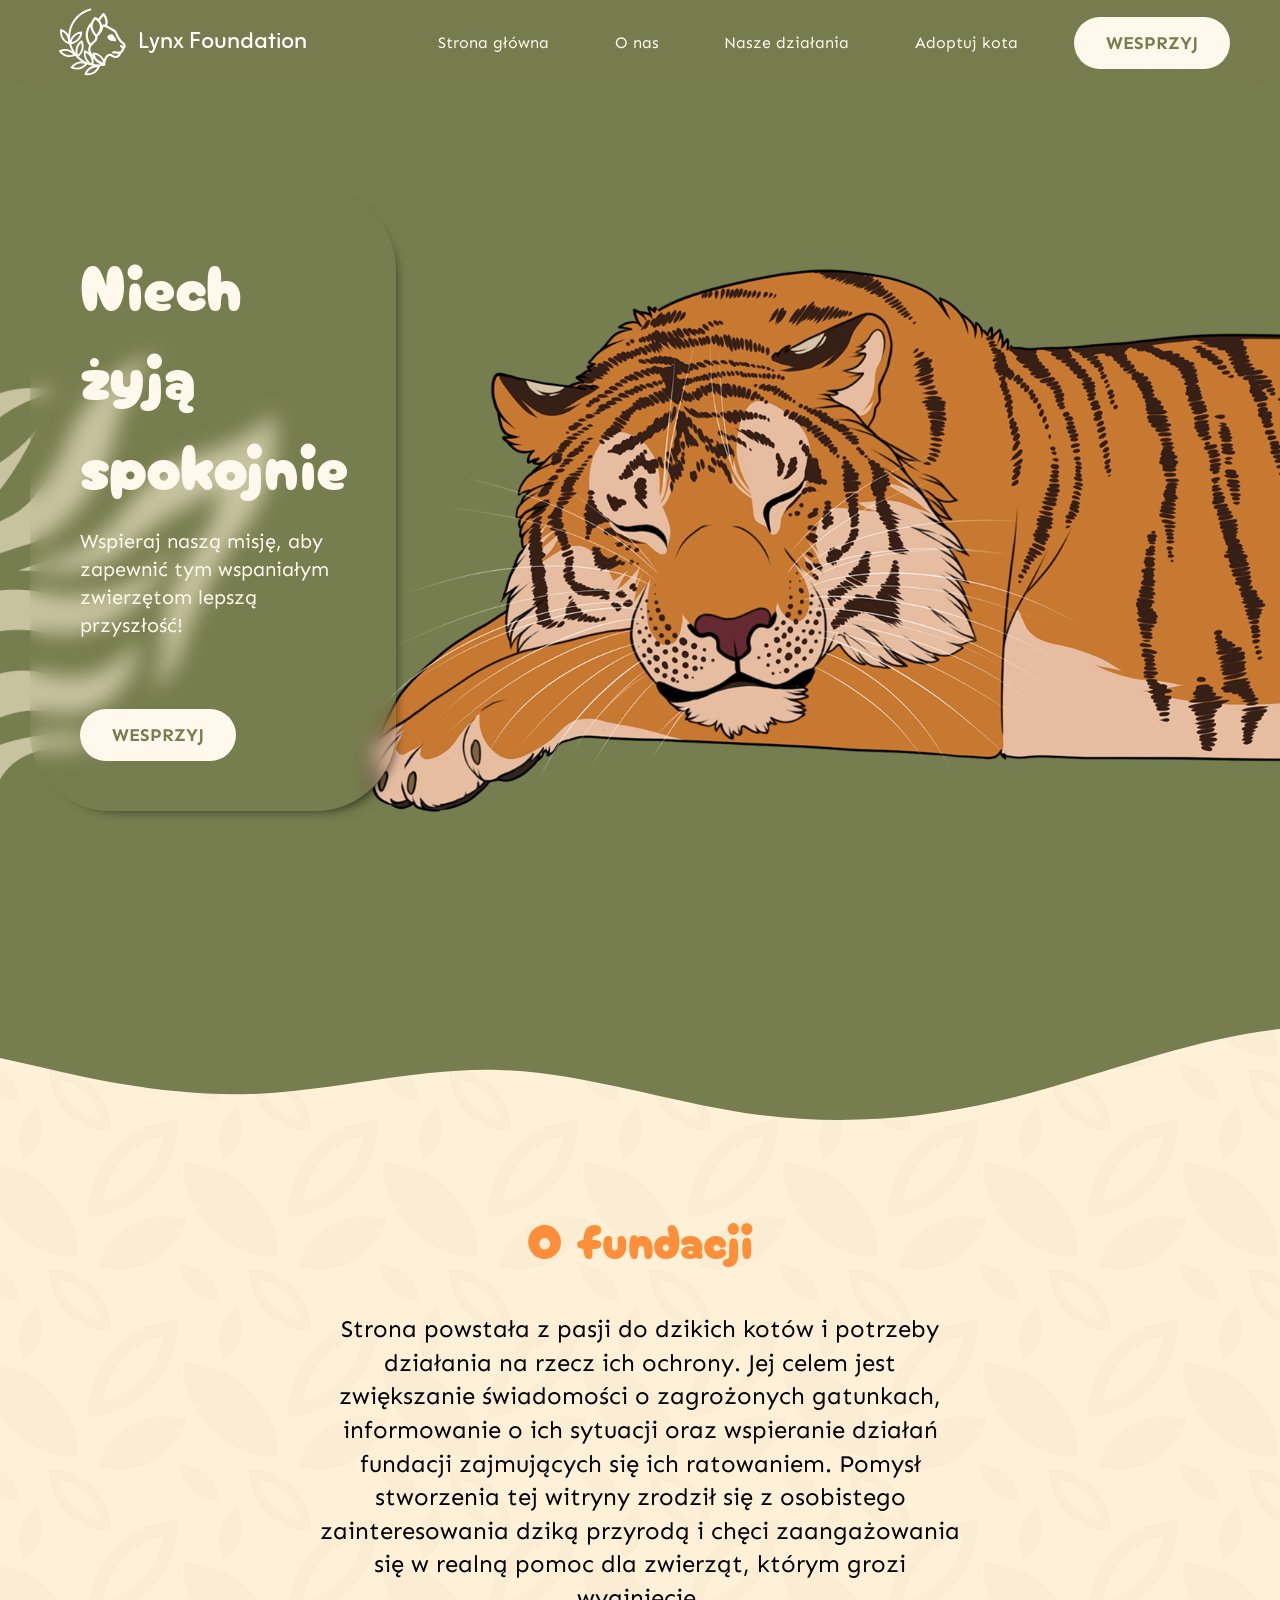
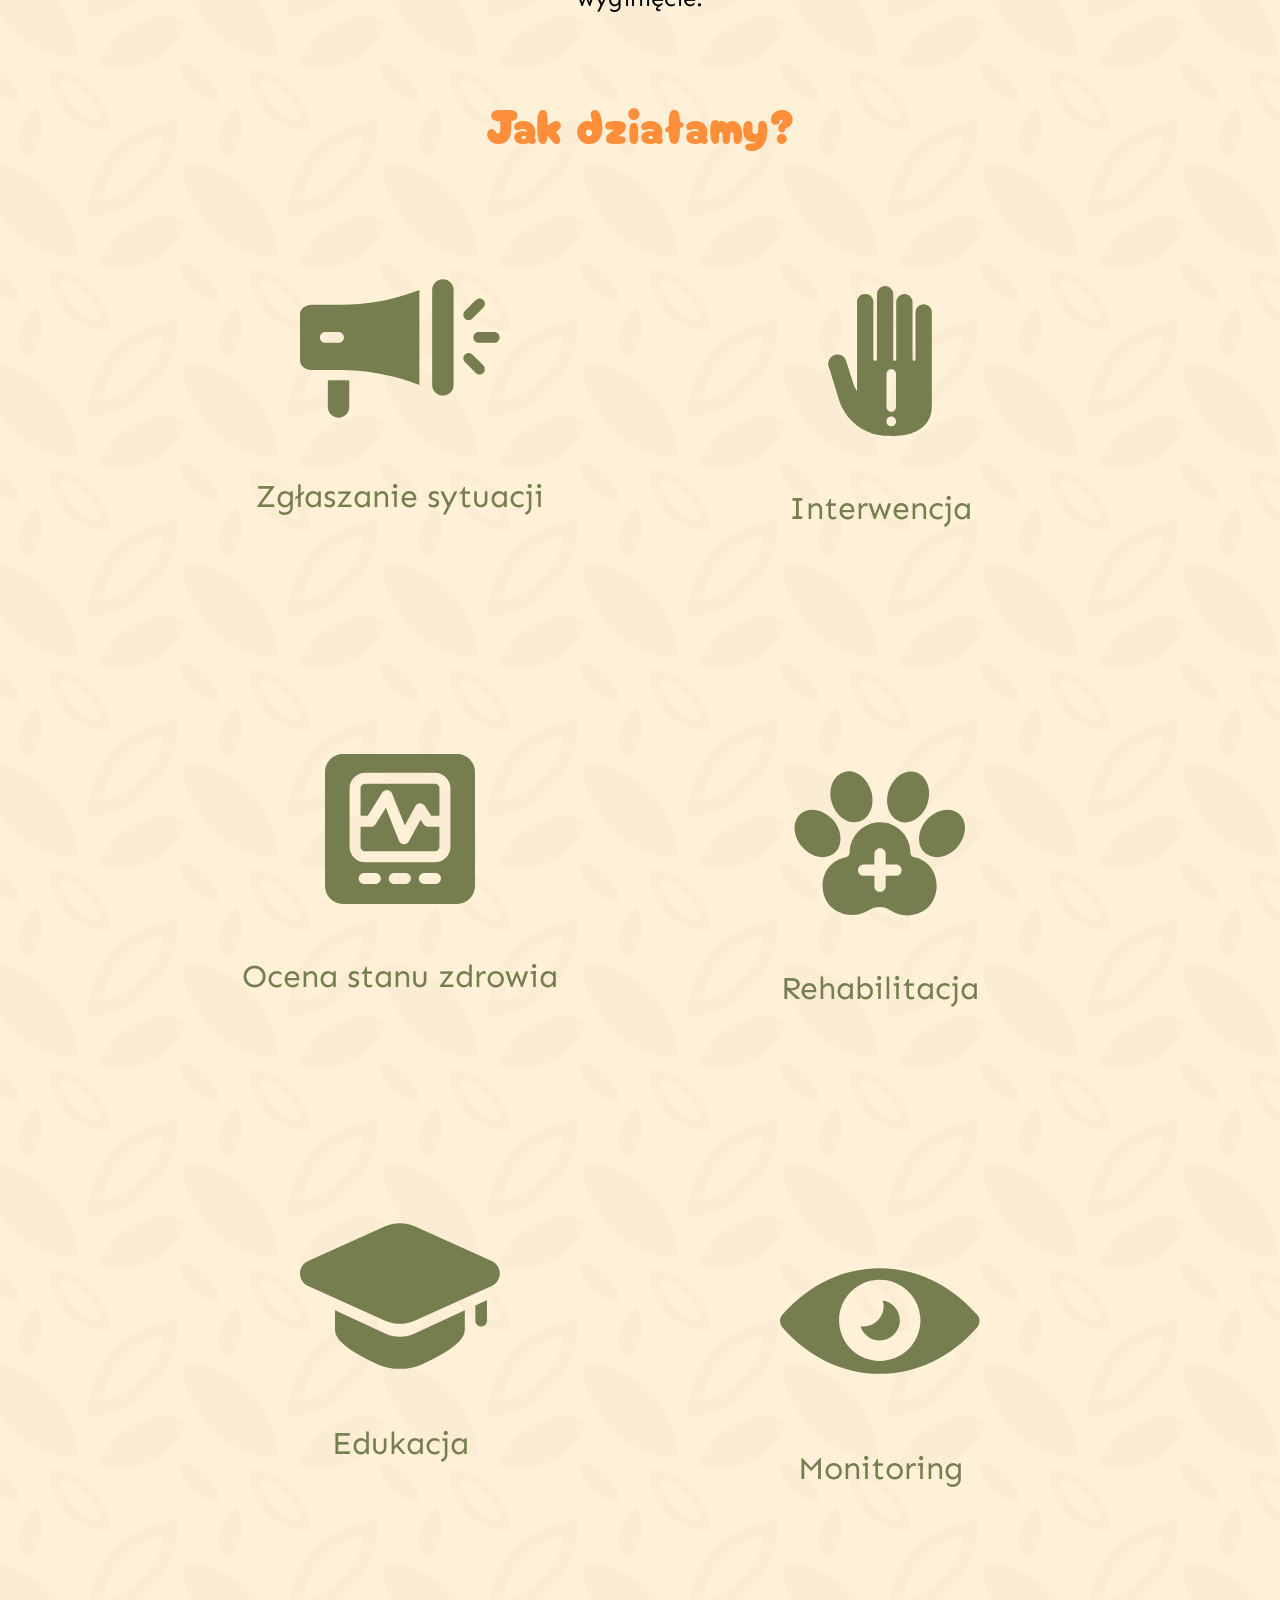
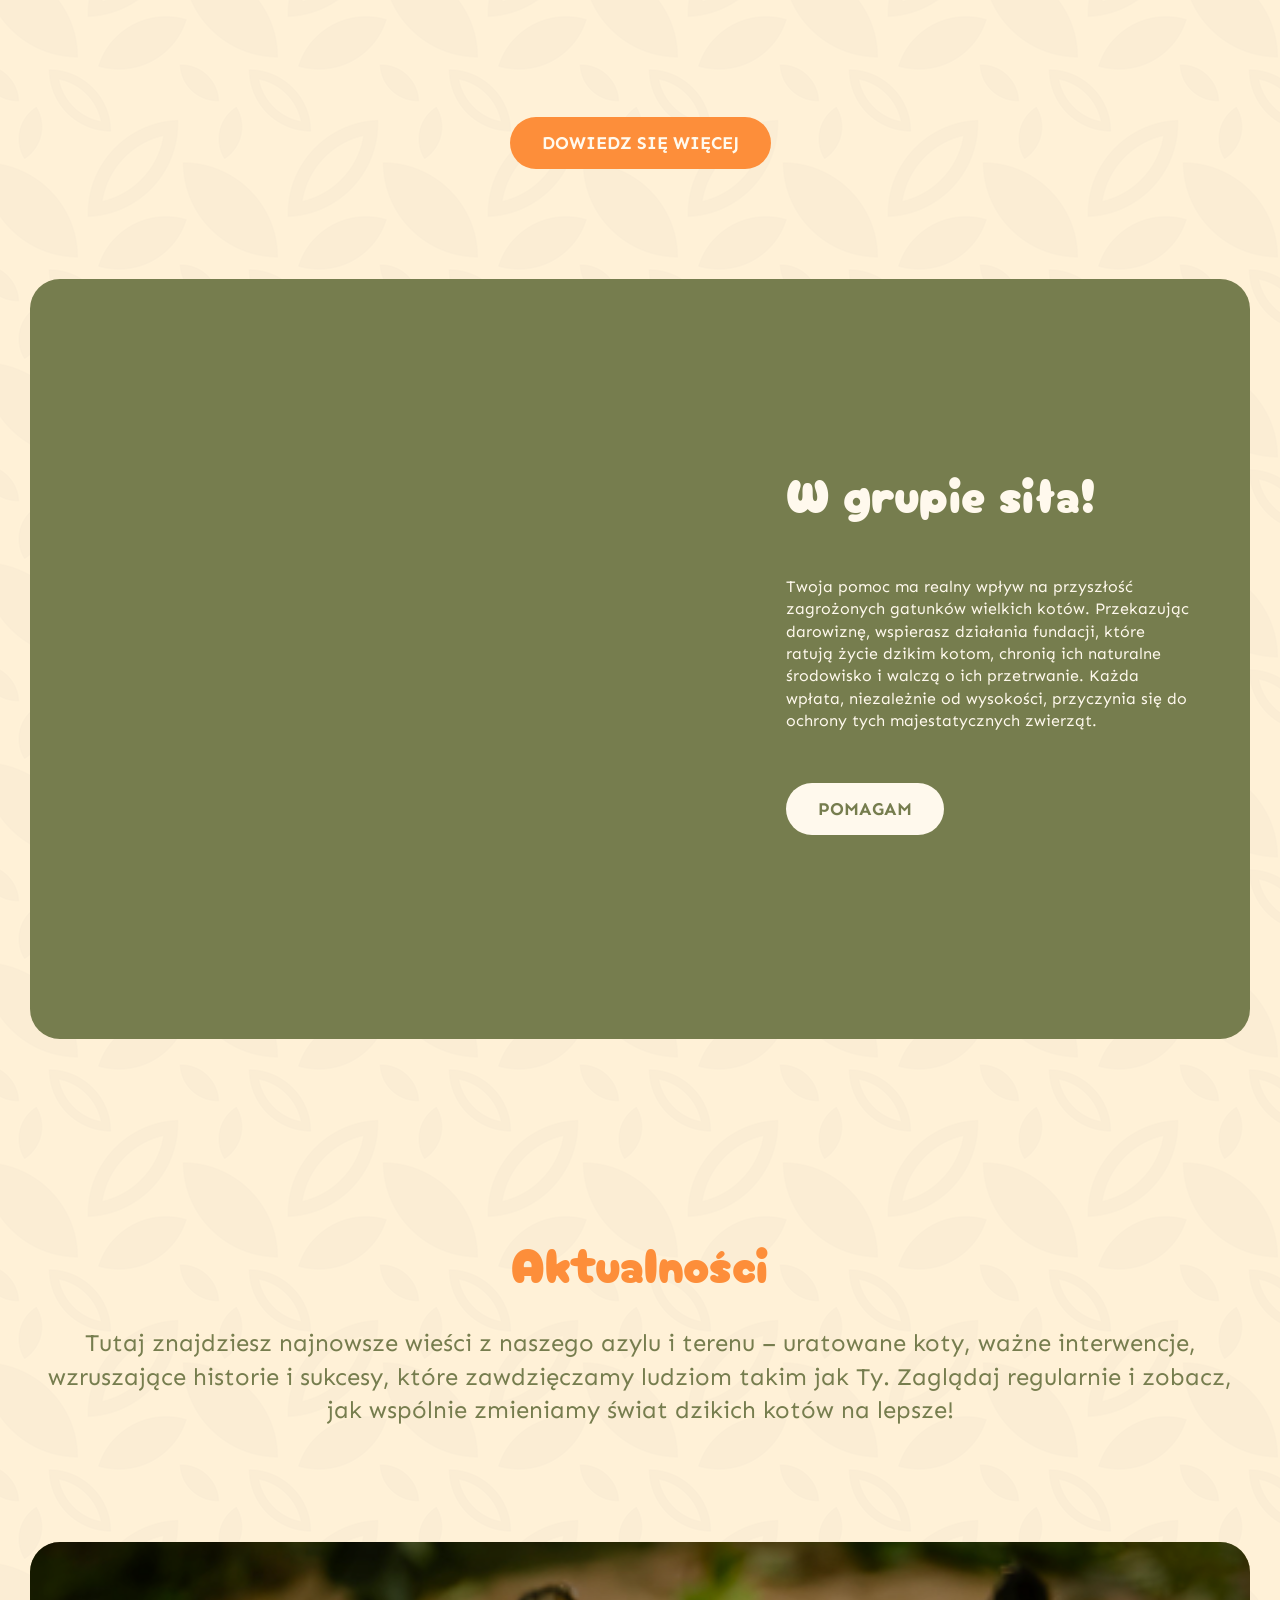
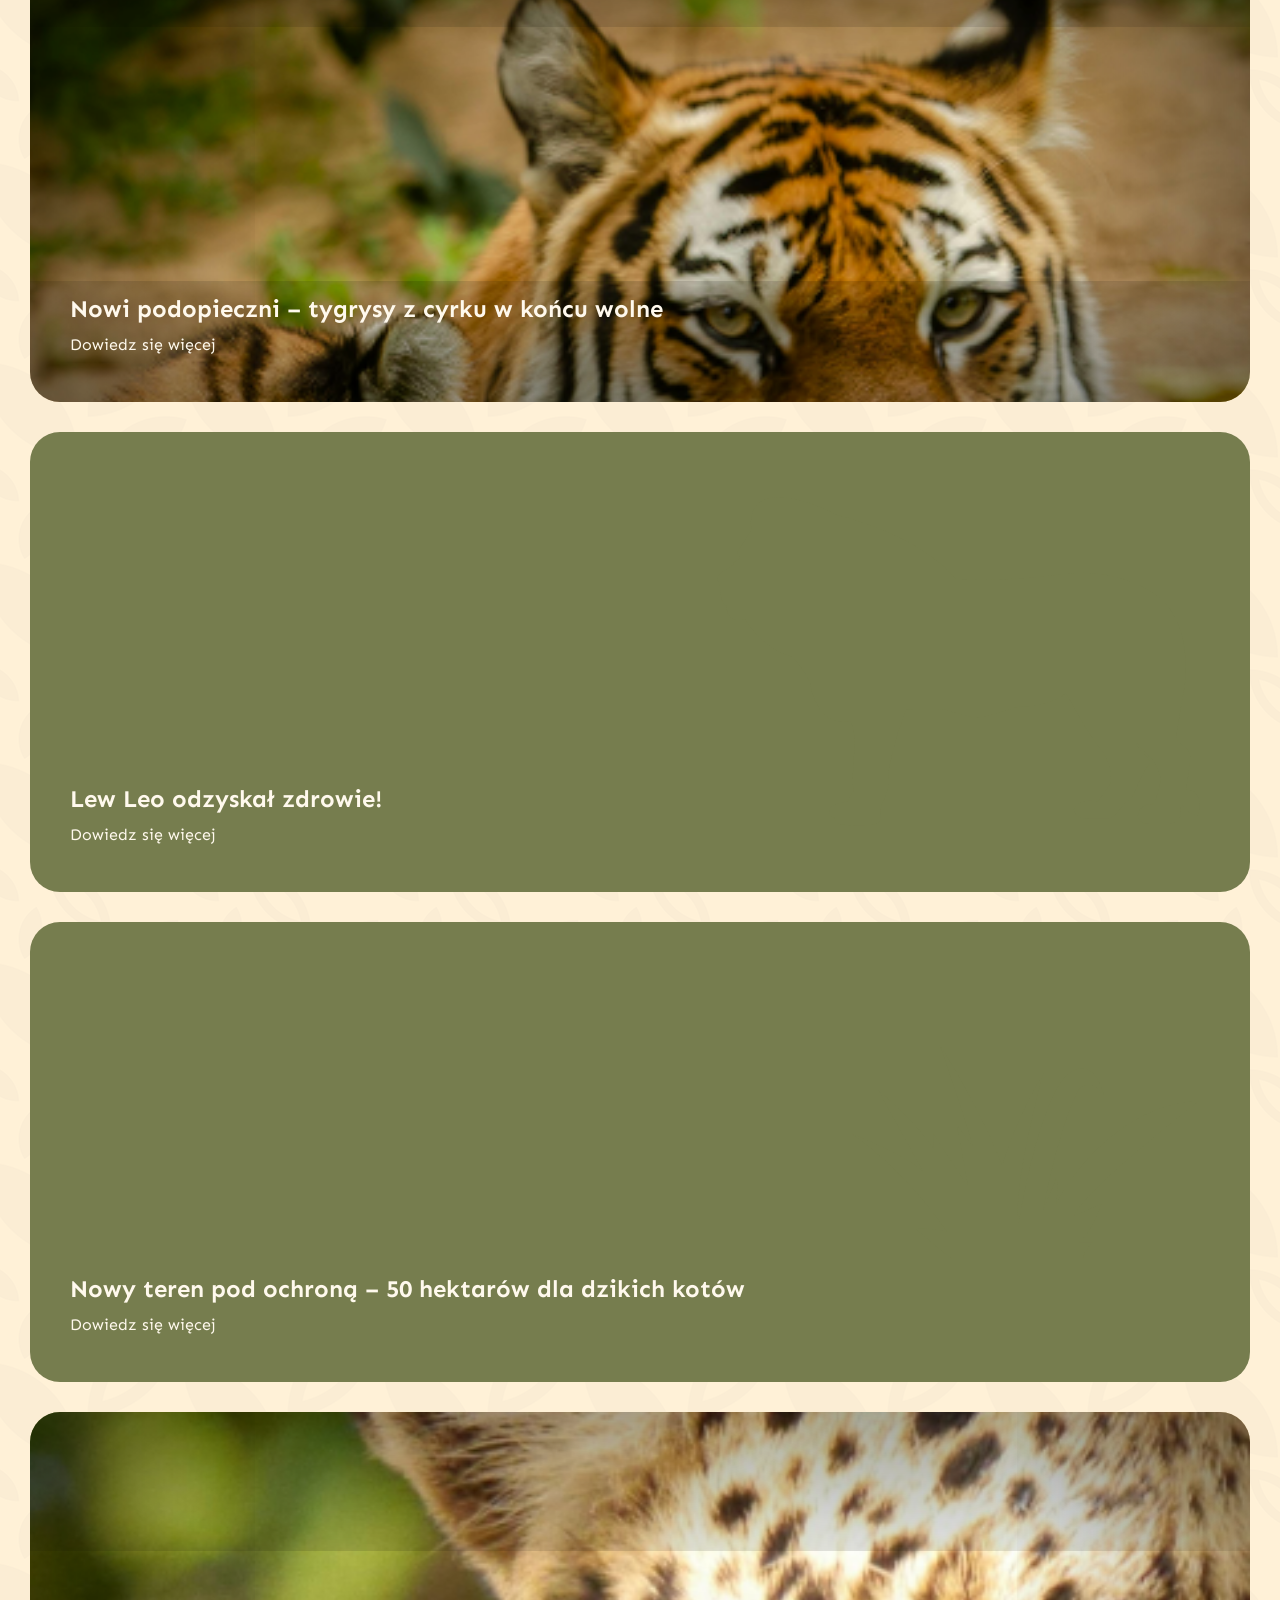
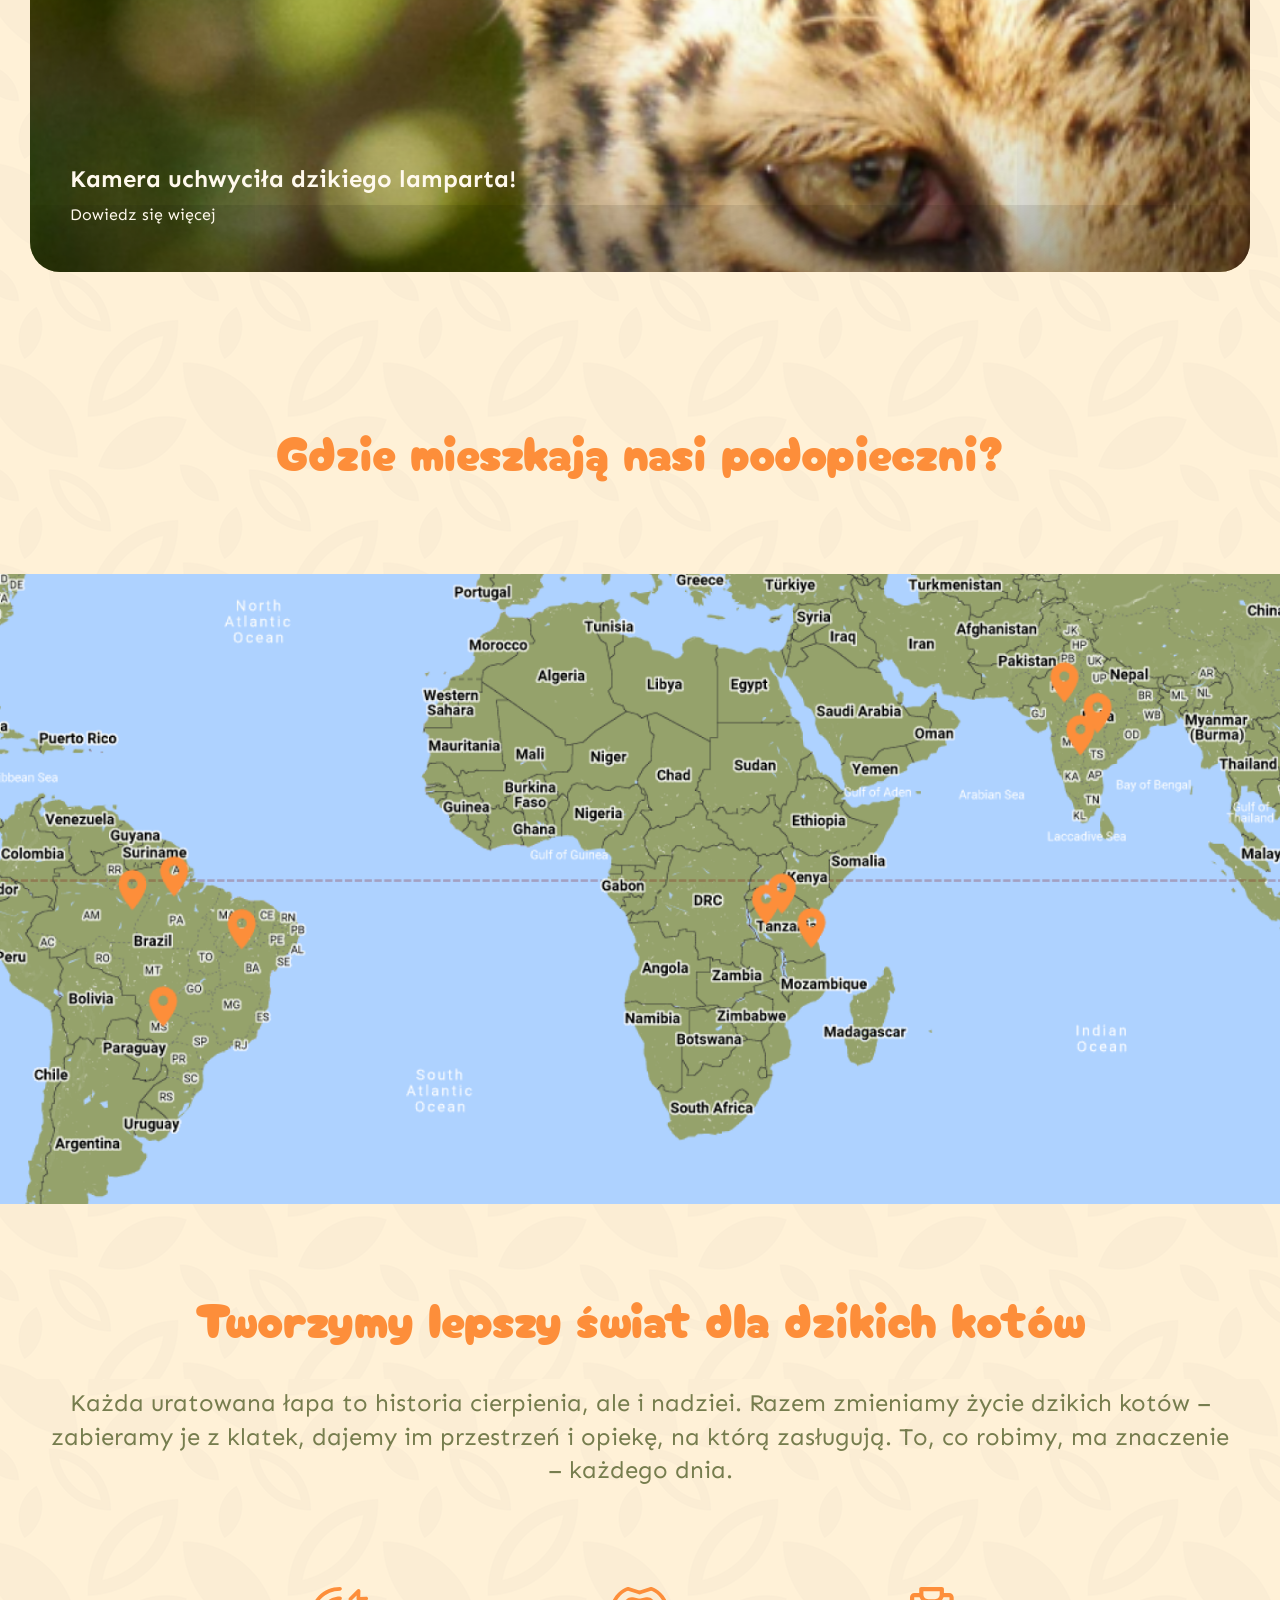
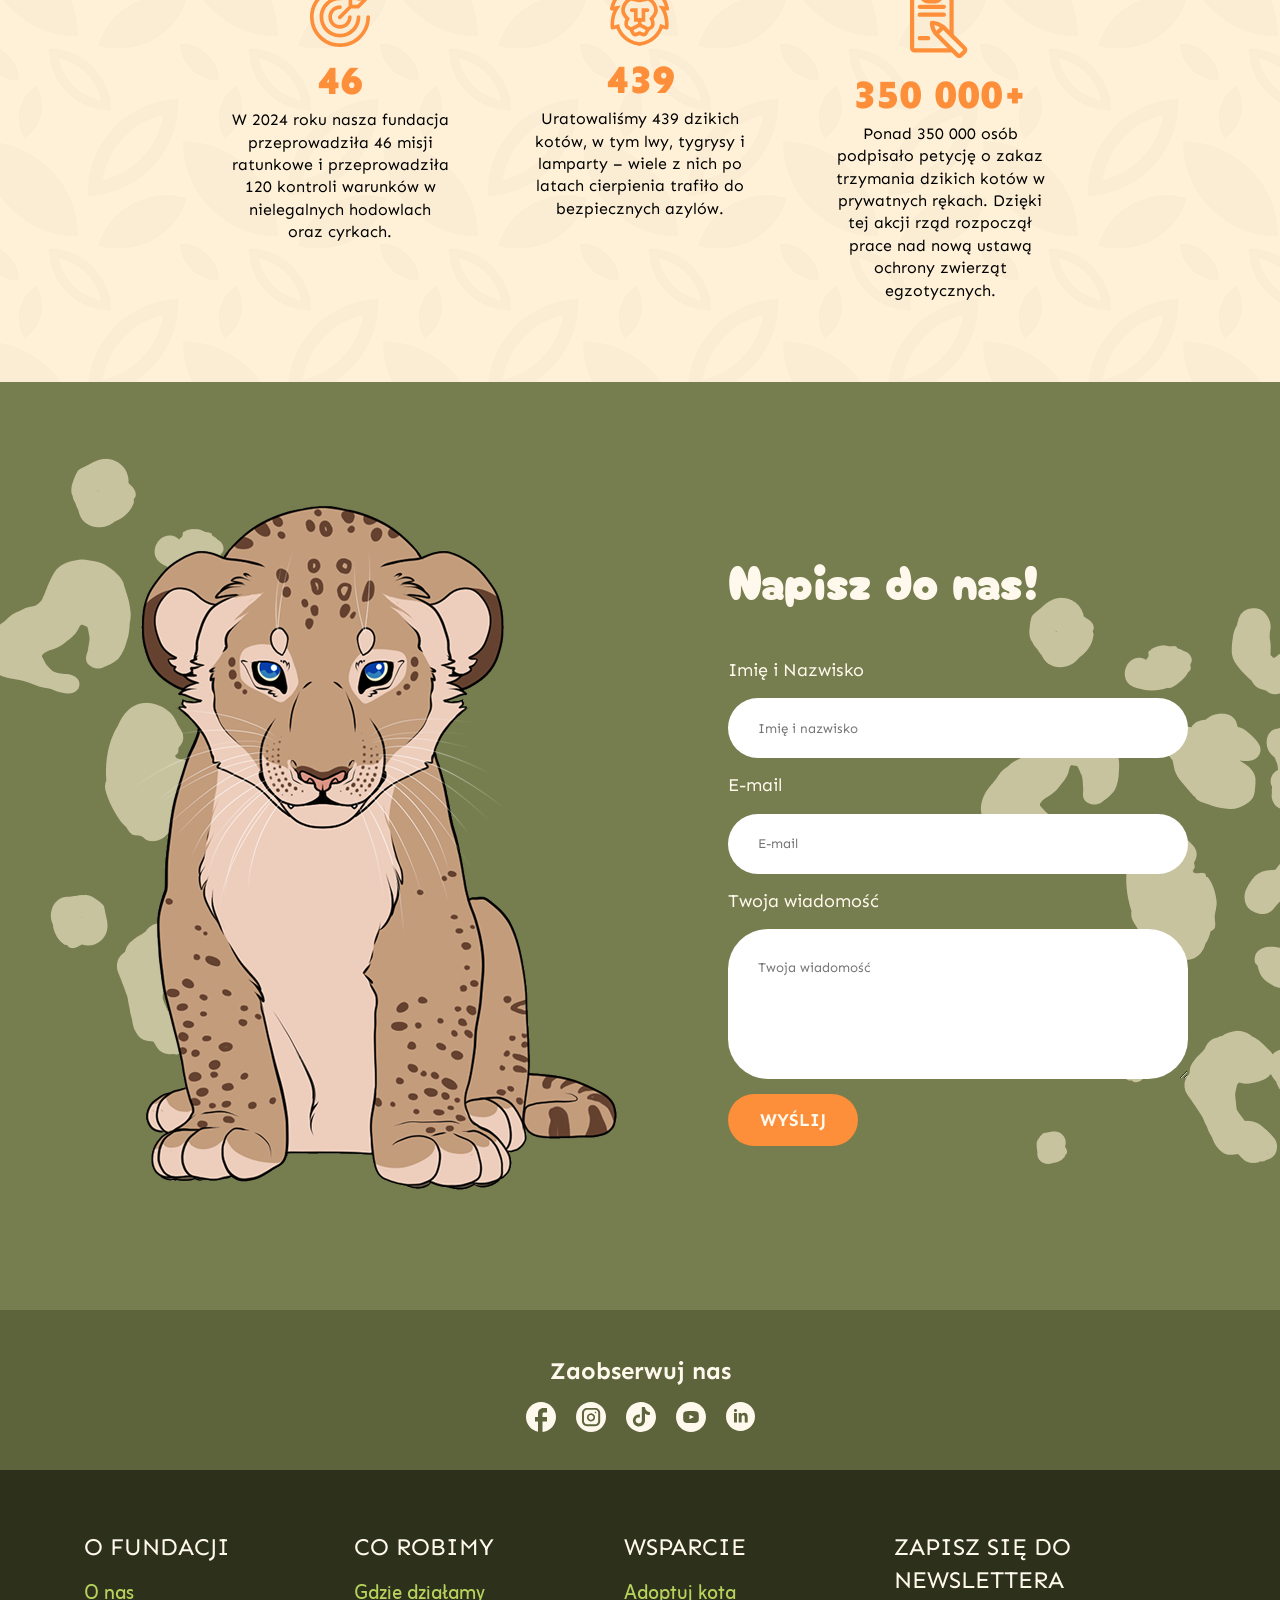
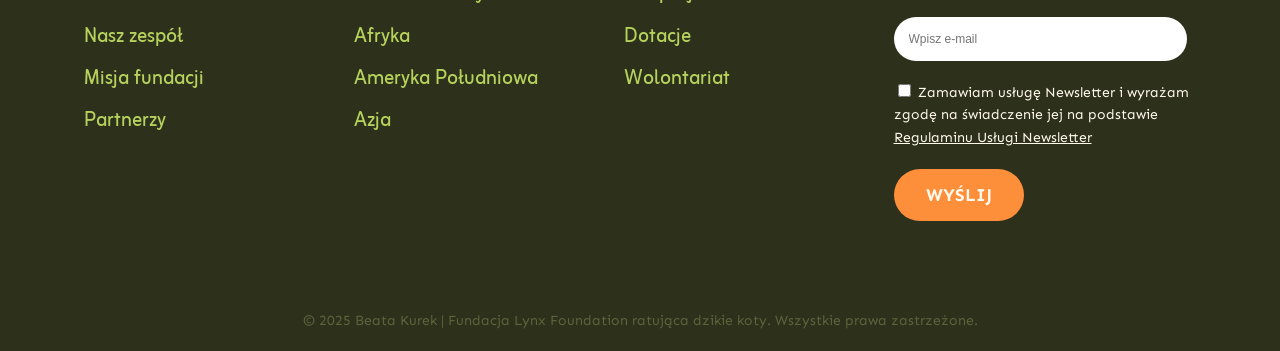
<file: index.html>
<!doctype html>
<html>
	<head>
		<meta charset="utf-8">
		<meta name="viewport" content="width=device-width, initial-scale=1.0">
		<title>Praca licencjacka Beata Kurek</title>
		
		<link rel="stylesheet" type="text/css" href="CSS/reset.css"/>
		<link rel="stylesheet" type="text/css" href="CSS/style.css"/>
		<link rel="stylesheet" type="text/css" href="CSS/style-index.css"/>
	</head>

	<body>
<!--	Nawigacja mobile	 -->
		<div class="nakladka" id="MENU">
			<span class="zamknijX" onClick="zamknijMENU()">&times;</span> <!--Ikonka mnożenia wygląda jak X-->
			<ol>
				<li><a href="index.html" onClick="zamknijMENU()">Strona główna</a></li>
				<li><a href="o-nas.html" onClick="zamknijMENU()">O nas</a></li>
				<li><a href="nasze-dzialnia.html" onClick="zamknijMENU()">Nasze działania</a></li>
				<li><a href="adoptuj.html" onClick="zamknijMENU()">Adoptuj kota</a></li>
			</ol>
		</div>
		<span class="burger" onClick="otworzMENU()">&#9776;</span>
		<script>
		/*Javascript*/
		function otworzMENU(){
			document.getElementById("MENU").style.width="100%";
		} /*koniec funkcji otworzMENU*/
		
		function zamknijMENU(){
			document.getElementById("MENU").style.width="0";
		} /*koniec funkcji zamknijMENU*/
		
		</script>
<!--	Nawigacja desktop	-->
		<nav>
			<div class="nav-content">
			<div class="logo-nav">
				<img src="img/index/lynx_logo.svg" alt="logo Lynx Foundation">
				<p class="Name">Lynx Foundation</p>
			</div>
			<div class="links-nav">
				<ol>
					<li><a href="index.html">Strona główna</a></li>
					<li><a href="o-nas.html">O nas</a></li>
					<li><a href="nasze-dzialnia.html">Nasze działania</a></li>
					<li><a href="adoptuj.html">Adoptuj kota</a></li>
				</ol>
				<button class="white-button">Wesprzyj</button>
			</div>	
			</div>
		</nav>
		
		<section class="hero">
			<img src="img/index/pattern_tiger_stripes.png" alt="Tiger stripes"> 
			<div class="hero-content">
				<div class="hero-text">
					<h1>Niech żyją spokojnie</h1>
					<p class="hero-p">Wspieraj naszą misję, aby zapewnić tym wspaniałym zwierzętom lepszą przyszłość!</p>
					<div class="hero-button">
						<button class="white-button">Wesprzyj</button>
					</div>
				</div>
			</div>
		</section>
		<section class="ending"></section>
		<section class="description">
			<img src="img/index/tiger_paw_lewa.png" alt="Łapa tygrysa lewa" class="paw paw-left">
			<img src="img/index/tiger_paw_prawa.png" alt="Łapa tygrysa prawa" class="paw paw-right">
			
			<div class="description-content">
				<h2>O fundacji</h2>
				<p class="description-text">Strona powstała z pasji do dzikich kotów i potrzeby działania na rzecz ich ochrony. Jej celem jest zwiększanie świadomości o zagrożonych gatunkach, informowanie o ich sytuacji oraz wspieranie działań fundacji zajmujących się ich ratowaniem. Pomysł stworzenia tej witryny zrodził się z osobistego zainteresowania dziką przyrodą i chęci zaangażowania się w realną pomoc dla zwierząt, którym grozi wyginięcie.</p>
			</div>
		</section>
		<section class="actions">
			<h2>Jak działamy?</h2>
			<div class="actions-content">
				
				<div class="card"> 
  					<div class="card-top">
						<div class="icon icon1"></div> 
    					<h3>Zgłaszanie sytuacji</h3> 
  					</div> 
  					<div class="card-bottom"> 
    					<p class="actions-p">Społeczność może zgłaszać przypadki dzikich kotów w potrzebie za pośrednictwem prostego formularza online.Informacje, takie jak lokalizacja, opis sytuacji oraz kontakt do zgłaszającego, są zbierane, aby ułatwić interwencję.</p> 
  					</div> 
				</div> 
					
				<div class="card"> 
  					<div class="card-top"> 
   						<div class=" icon icon2"></div> 
    					<h3>Interwencja</h3> 
  					</div> 
  					<div class="card-bottom"> 
    					<p class="actions-p">Zespół interwencyjny: Nasz wykwalifikowany zespół działa szybko w przypadkach kryzysowych. W skład zespołu wchodzą weterynarze, behawioryści oraz wolontariusze, którzy są gotowi do akcji w terenie.</p> 
  					</div> 
				</div> 
					
				<div class="card"> 
  					<div class="card-top"> 
   						<div class="icon icon3"></div> 
    					<h3>Ocena stanu zdrowia</h3> 
  					</div> 
  					<div class="card-bottom"> 
    					<p class="actions-p">Badania weterynaryjne: Po złapaniu kota, przeprowadzamy kompleksowe badania, aby ocenić jego stan zdrowia. Testujemy na choroby, urazy i ogólną kondycję. Na podstawie wyników badań tworzymy indywidualny plan leczenia i rehabilitacji.</p> 
  					</div> 
				</div> 
					
				<div class="card"> 
  					<div class="card-top"> 
   						<div class="icon icon4"></div> 
    					<h3>Rehabilitacja</h3> 
  					</div> 
  					<div class="card-bottom"> 
    					<p class="actions-p">Oferujemy odpowiednią opiekę weterynaryjną, w tym leczenie ran, chorób i zabiegów chirurgicznych, jeśli są konieczne.  Koty często potrzebują czasu na przystosowanie się po traumatycznych doświadczeniach.</p> 
  					</div> 
				</div> 
					
				<div class="card"> 
  					<div class="card-top"> 
   						<div class="icon icon5"></div> 
    					<h3>Edukacja</h3> 
  					</div> 
  					<div class="card-bottom"> 
    					<p class="actions-p"> Organizujemy warsztaty i prelekcje, aby informować społeczność o dzikich kotach, ich potrzebach oraz sposobach, jak można je chronić. Po rehabilitacji staramy się znaleźć nowe, odpowiedzialne domy dla kotów, oferując wsparcie i doradztwo przyszłym opiekunom.</p> 
  					</div> 
				</div> 
					
				<div class="card"> 
  					<div class="card-top"> 
   						<div class="icon icon6"></div> 
    					<h3>Monitoring</h3> 
  					</div> 
  					<div class="card-bottom"> 
    					<p class="actions-p">Po adopcji monitorujemy koty, aby upewnić się, że dobrze adaptują się w nowych domach. Regularnie kontaktujemy się z adopcjami, aby zbierać informacje o ich stanie zdrowia i samopoczuciu.</p> 
  					</div> 
				</div> 
	
			</div>
			<div class="actions-button">
						<button class="orange-button">Dowiedz się więcej</button>
			</div>
		</section>
		<section class="unity">
			<img src="img/index/unity-lions.png" alt="running lions">
			<div class="unity-content">
				<div class="unity-content-position">
					<h2 class="unity-h2">W grupie siła!</h2>
					<p class="unity-p">Twoja pomoc ma realny wpływ na przyszłość zagrożonych gatunków wielkich kotów. Przekazując darowiznę, wspierasz działania fundacji, które ratują życie dzikim kotom, chronią ich naturalne środowisko i walczą o ich przetrwanie. Każda wpłata, niezależnie od wysokości, przyczynia się do ochrony tych majestatycznych zwierząt.</p>
					<button class="white-button">Pomagam</button>
				</div>
			</div>
		</section>
		<section class="news-all">
				<div class="news-title">
				<h2>Aktualności</h2>
				<p class="news-p">Tutaj znajdziesz najnowsze wieści z naszego azylu i terenu – uratowane koty, ważne interwencje, wzruszające historie i sukcesy, które zawdzięczamy ludziom takim jak Ty. Zaglądaj regularnie i zobacz, jak wspólnie zmieniamy świat dzikich kotów na lepsze!</p>
				</div>
			<div class="news">
			<div class="news-articles">
				<article class="news-box-small-1">
					<div class="news-box-small-text">
						<h3>Nowi podopieczni – tygrysy z cyrku w końcu wolne</h3>
						<a href="#">Dowiedz się więcej</a>
					</div>
				</article>
			
				<article class="news-box-big-1">
					<div class="news-box-big-text">
						<h3>Lew Leo odzyskał zdrowie!</h3>
						<a href="#">Dowiedz się więcej</a>
					</div>
				</article>
			</div>
			</div>
			<div class="news">
			<div class="news-articles">
				<article class="news-box-big-2">
					<div class="news-box-big-text">
						<h3>Nowy teren pod ochroną – 50 hektarów dla dzikich kotów</h3>
						<a href="#">Dowiedz się więcej</a>
					</div>
				</article>
			
				<article class="news-box-small-2">
					<div class="news-box-small-text">
						<h3>Kamera uchwyciła dzikiego lamparta!</h3>
						<a href="#">Dowiedz się więcej</a>
					</div>
				</article>
			</div>
			</div>
				
		</section>
		<section id="map">
			<h2>Gdzie mieszkają nasi podopieczni?</h2>
			<div class="map-img"></div>
		</section>
		<section id="better-world">
			 <div class="better-content">
				 <h2>Tworzymy lepszy świat dla dzikich kotów</h2>
				 <h3>Każda uratowana łapa to historia cierpienia, ale i nadziei. Razem zmieniamy życie dzikich kotów – zabieramy je z klatek, dajemy im przestrzeń i opiekę, na którą zasługują. To, co robimy, ma znaczenie – każdego dnia.</h3>
				 <div class="better-articles">
				 	<article class="better-article">
				 		<img src="img/index/better_icon1.svg" alt="arrow icon">
					 	<p class="better-number">46</p>
					 	<p class="better-text">W 2024 roku nasza fundacja przeprowadziła 46 misji ratunkowe i przeprowadziła 120 kontroli warunków w nielegalnych hodowlach oraz cyrkach.</p>
				 	</article>
				 
				 	<article class="better-article">
				 		<img src="img/index/better_icon2.svg" alt="lion icon">
					 	<p class="better-number">439</p>
					 	<p class="better-text">Uratowaliśmy 439 dzikich kotów, w tym lwy, tygrysy 
						i lamparty – wiele z nich po latach cierpienia trafiło do bezpiecznych azylów.</p>
				 	</article>
				 
				 	<article class="better-article">
				 		<img src="img/index/better_icon3.svg" alt="notepad icon">
					 	<p class="better-number">350 000+</p>
					 	<p class="better-text">Ponad 350 000 osób podpisało petycję o zakaz trzymania dzikich kotów w prywatnych rękach. Dzięki tej akcji rząd rozpoczął prace nad nową ustawą ochrony zwierząt egzotycznych.</p>
				 	</article>
				 </div>
			 </div>
		</section>
		<section id="message">
			<div class="message-content">
				<img src="img/index/pattern_jaguar_dots_left.png" alt="Jaguar dots left" class="message-pattern-left">
				<img src="img/index/message_lion.png" alt="lion cub">
				<article class="message-form">
					<h2>Napisz do nas!</h2>
					<h3>Imię i Nazwisko</h3>
					<input type="name" name="name" placeholder="Imię i nazwisko" class="message-inputs" required>
					<h3>E-mail</h3>
					<input type="e-mail" name="e-mail" placeholder="E-mail" class="message-inputs" required>
					<h3>Twoja wiadomość</h3>
					<textarea name="message" placeholder="Twoja wiadomość" class="message-inputs" required></textarea>
					<button class="orange-button">Wyślij</button>
				</article>
				<img src="img/index/pattern_jaguar_dots_right.png" alt="Jaguar dots right" class="message-pattern-right">
			</div>
		</section>
		<section id="socials">
			<div class="socials-content">
				<h4>Zaobserwuj nas</h4>
				<div class="socials-icons">
				
					<a href="#" target="_blank">
			  		<img src="img/index/social_facebook.svg" alt="Facebook">
			  		</a>
				
					<a href="#" target="_blank">
			  		<img src="img/index/social_instagram.svg" alt="Instagram">
			  		</a>
				
					<a href="#" target="_blank">
			  		<img src="img/index/social_tiktok.svg" alt="TikTok">
			  		</a>
				
					<a href="#" target="_blank">
			  		<img src="img/index/social_youtube.svg" alt="YouTube">
			  		</a>
				
					<a href="#" target="_blank">
			  		<img src="img/index/social_linkedin.svg" 	alt="Linkedin">
			  		</a>
				</div>	
			</div>
		</section>
		<section id="footer">
			<div class="footer-content">
				
				<div class="footer-content-text">
					<ol>
			  		<li><h3>O fundacji</h3></li>
			  		<li><a href="#">O nas</a></li>
			  		<li><a href="#">Nasz zespół</a></li>
					<li><a href="#">Misja fundacji</a></li>
					<li><a href="#">Partnerzy</a></li>
					</ol>
        		</div>
				
				<div class="footer-content-text">
					<ol>
			  		<li><h3>Co robimy</h3></li>
			  		<li><a href="#">Gdzie działamy</a></li>
			  		<li><a href="#">Afryka</a></li>
					<li><a href="#">Ameryka Południowa</a></li>
					<li><a href="#">Azja</a></li>
					</ol>
        		</div>
				
				<div class="footer-content-text">
					<ol>
			  		<li><h3>Wsparcie</h3></li>
			  		<li><a href="#">Adoptuj kota</a></li>
			  		<li><a href="#">Dotacje</a></li>
					<li><a href="#">Wolontariat</a></li>
					</ol>
        		</div>
				
				<div class="footer-content-text">
					<ol>
						<li><h3>Zapisz się do Newslettera</h3></li>
						<input type="email" placeholder="Wpisz e-mail">
						<div id="zgody">
							<label for="regulamin">
								<input type="checkbox" id="regulamin" unchecked>
								<span>
								Zamawiam usługę Newsletter i wyrażam zgodę na świadczenie jej na podstawie 
								</span>
								<a href=>Regulaminu Usługi Newsletter</a>
							</label>
							<div class="button">
								<button class="orange-button">Wyślij</button>	
							</div>
	            		</div>
					</ol>
        		</div>
			</div>
		</section>
		<section class="copyright">
			<div class="copyright-content">
				<p class="copy-text">© 2025 Beata Kurek | Fundacja Lynx Foundation ratująca dzikie koty. Wszystkie prawa zastrzeżone.</p>
			</div>
		</section>
		
	</body>
</html>
</file>
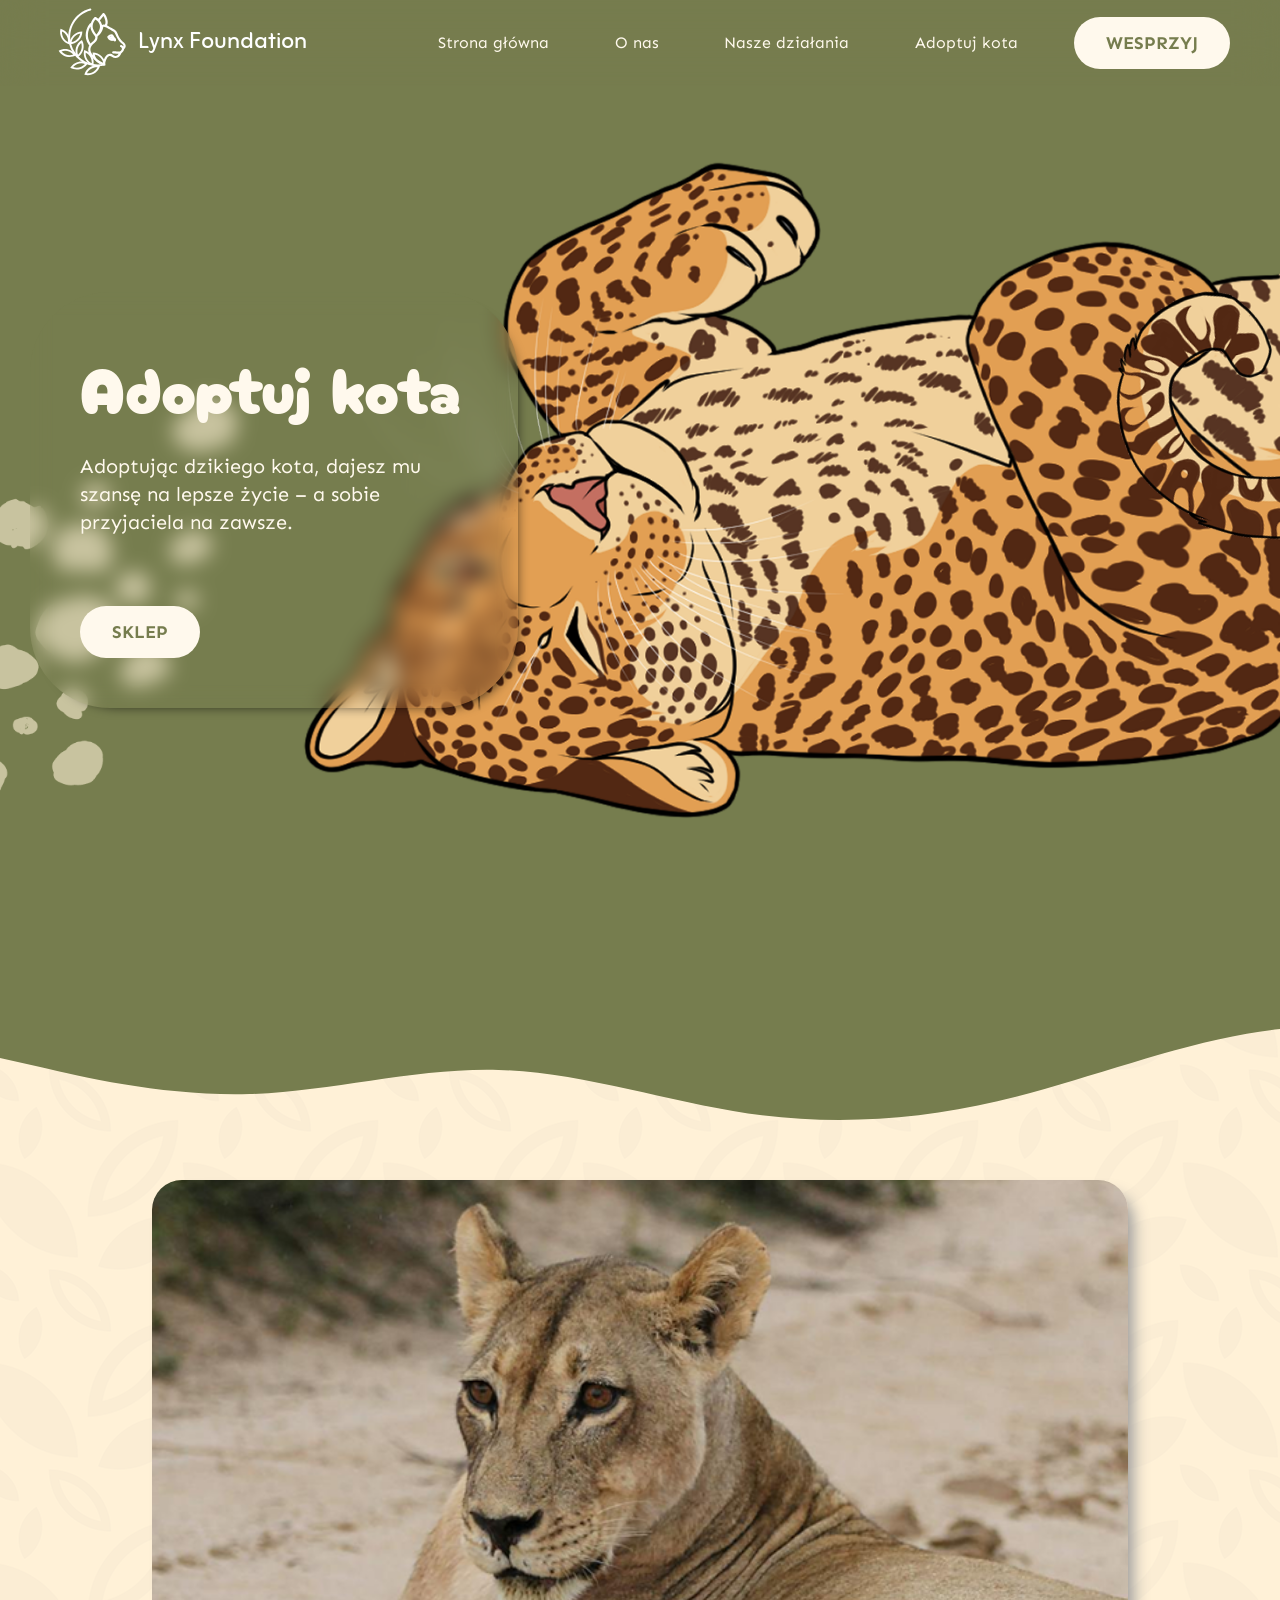
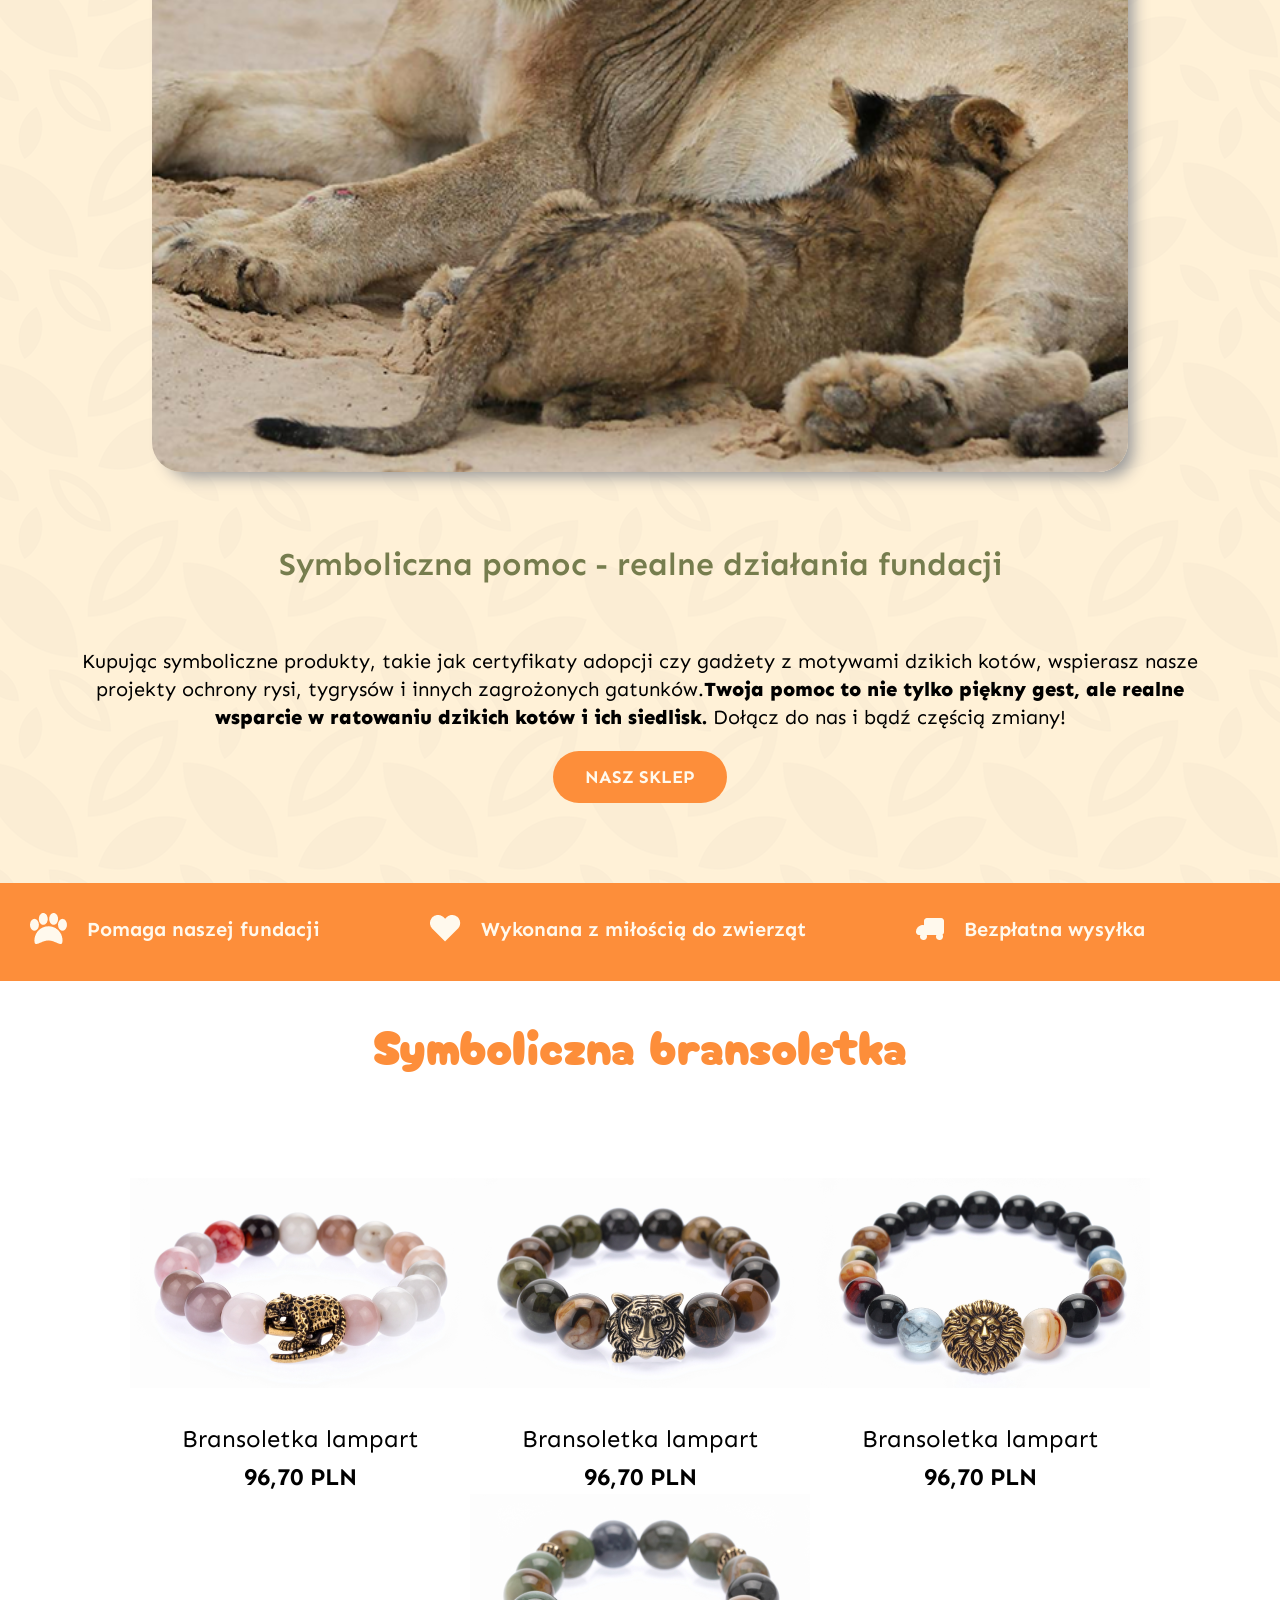
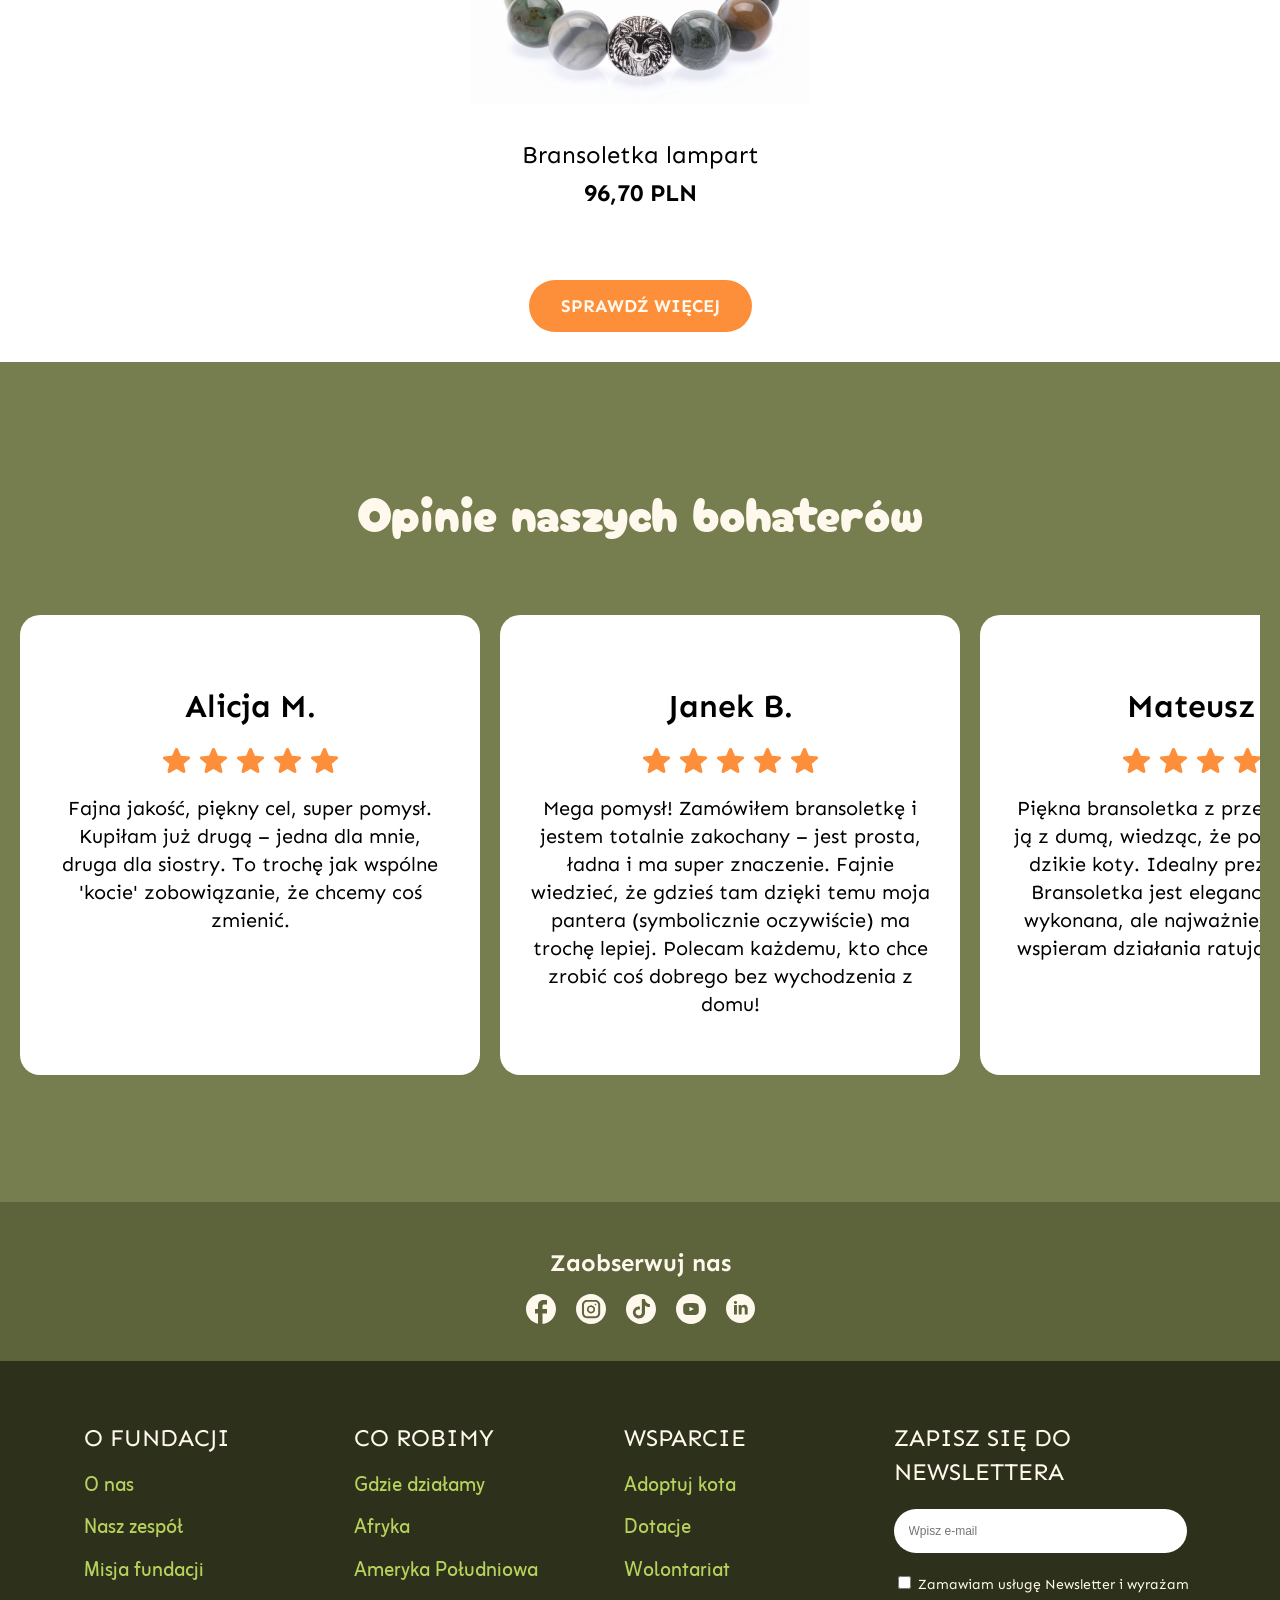
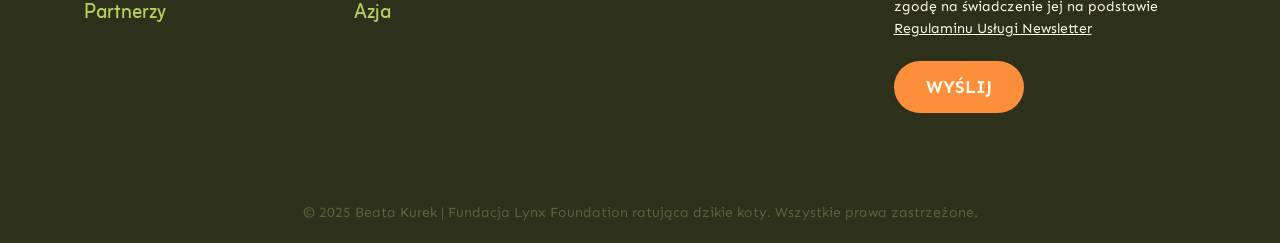
<file: adoptuj.html>
<!doctype html>
<html>
	<head>
		<meta charset="utf-8">
		<meta name="viewport" content="width=device-width, initial-scale=1.0">
		<title>Praca licencjacka Beata Kurek</title>
		
		<link rel="stylesheet" type="text/css" href="CSS/reset.css"/>
		<link rel="stylesheet" type="text/css" href="CSS/style.css"/>
		<link rel="stylesheet" type="text/css" href="CSS/style-adoptuj.css"/>
	</head>

<body>
	<!--	Nawigacja mobile	 -->
		<div class="nakladka" id="MENU">
			<span class="zamknijX" onClick="zamknijMENU()">&times;</span> <!--Ikonka mnożenia wygląda jak X-->
			<ol>
				<li><a href="index.html" onClick="zamknijMENU()">Strona główna</a></li>
				<li><a href="o-nas.html" onClick="zamknijMENU()">O nas</a></li>
				<li><a href="nasze-dzialnia.html" onClick="zamknijMENU()">Nasze działania</a></li>
				<li><a href="adoptuj.html" onClick="zamknijMENU()">Adoptuj kota</a></li>
			</ol>
		</div>
		<span class="burger" onClick="otworzMENU()">&#9776;</span>
		<script>
		/*Javascript*/
		function otworzMENU(){
			document.getElementById("MENU").style.width="100%";
		} /*koniec funkcji otworzMENU*/
		
		function zamknijMENU(){
			document.getElementById("MENU").style.width="0";
		} /*koniec funkcji zamknijMENU*/
		
		</script>
<!--	Nawigacja desktop	-->
		<nav>
			<div class="nav-content">
			<div class="logo-nav">
				<img src="img/index/lynx_logo.svg" alt="logo Lynx Foundation">
				<p class="Name">Lynx Foundation</p>
			</div>
			<div class="links-nav">
				<ol>
					<li><a href="index.html">Strona główna</a></li>
					<li><a href="o-nas.html">O nas</a></li>
					<li><a href="nasze-dzialnia.html">Nasze działania</a></li>
					<li><a href="adoptuj.html">Adoptuj kota</a></li>
				</ol>
				<button class="white-button">Wesprzyj</button>
			</div>	
			</div>
		</nav>
	
		<section class="hero">
			<img src="img/adoptuj/pattern_dots.png" alt="dots"> 
			<div class="hero-content">
				<div class="hero-text">
					<h1>Adoptuj kota</h1>
					<p class="hero-p">Adoptując dzikiego kota, dajesz mu szansę na lepsze życie – a sobie przyjaciela na zawsze.</p>
					<div class="hero-button">
						<button class="white-button">Sklep</button>
					</div>
				</div>
			</div>
		</section>
		<section class="ending"></section>
	
		<section id="description">
			<div class="description-content">
				<img src="img/adoptuj/lions.png" alt="lioness and a cub picture">
				<div class="description-text">
					<h3>Symboliczna pomoc - realne działania fundacji</h3>
					<p class="description-p">Kupując symboliczne produkty, takie jak certyfikaty adopcji czy gadżety z motywami dzikich kotów, wspierasz nasze projekty ochrony rysi, tygrysów i innych zagrożonych gatunków.<b>Twoja pomoc to nie tylko piękny gest, ale realne wsparcie w ratowaniu dzikich kotów i ich siedlisk.</b> Dołącz do nas i bądź częścią zmiany!</p>
					<button class="orange-button">Nasz sklep</button>
				</div>
			</div>
			<img src="img/adoptuj/pattern_tail.png"  class="tail " alt="tail">
		</section>
	
		<section id="line">
  			<div class="line-marquee">
    			<div class="track">
     				 <!-- KOPIA 1 -->
      				<article class="line-article">
        				<img src="img/adoptuj/line_paw.png" alt="paw">
        				<p class="line-text">Pomaga naszej fundacji</p>
      				</article>

      				<article class="line-article">
        				<img src="img/adoptuj/line_heart.png" alt="heart">
        				<p class="line-text">Wykonana z miłością do zwierząt</p>
     			 	</article>

      				<article class="line-article">
        				<img src="img/adoptuj/line_truck.png" alt="truck">
        				<p class="line-text">Bezpłatna wysyłka</p>
      				</article>

      				<!-- KOPIA 2 (taka sama jak pierwsza) -->
      				<article class="line-article">
        				<img src="img/adoptuj/line_paw.png" alt="paw">
        				<p class="line-text">Pomaga naszej fundacji</p>
      				</article>

      				<article class="line-article">
        				<img src="img/adoptuj/line_heart.png" alt="heart">
        				<p class="line-text">Wykonana z miłością do zwierząt</p>
      				</article>

      				<article class="line-article">
        				<img src="img/adoptuj/line_truck.png" alt="truck">
        				<p class="line-text">Bezpłatna wysyłka</p>
      				</article>
		
		    				<!-- KOPIA 3 (taka sama jak pierwsza) -->
      				<article class="line-article">
        				<img src="img/adoptuj/line_paw.png" alt="paw">
        				<p class="line-text">Pomaga naszej fundacji</p>
      				</article>

      				<article class="line-article">
        				<img src="img/adoptuj/line_heart.png" alt="heart">
        				<p class="line-text">Wykonana z miłością do zwierząt</p>
      				</article>

      				<article class="line-article">
        				<img src="img/adoptuj/line_truck.png" alt="truck">
        				<p class="line-text">Bezpłatna wysyłka</p>
      				</article>
    				</div>
  				</div>
		</section>
	
		<section id="bracelets">
			<div class="bracelets-content">
				<h2>Symboliczna bransoletka</h2>
				<div class="bracelets">
					<article class="bracelet">
						<img src="img/adoptuj/bracelet_1.png" alt="bracelet">
						<h4>Bransoletka lampart</h4>
						<p>96,70 PLN</p>
					</article>
					<article class="bracelet">
						<img src="img/adoptuj/bracelet_2.png" alt="bracelet">
						<h4>Bransoletka lampart</h4>
						<p>96,70 PLN</p>
					</article>
					<article class="bracelet">
						<img src="img/adoptuj/bracelet_3.png" alt="bracelet">
						<h4>Bransoletka lampart</h4>
						<p>96,70 PLN</p>
					</article>
					<article class="bracelet">
						<img src="img/adoptuj/bracelet_4.png" alt="bracelet">
						<h4>Bransoletka lampart</h4>
						<p>96,70 PLN</p>
					</article>
				</div>
				<button class="orange-button">Sprawdź więcej</button>
			</div>
		</section>
	
		<section id="reviews">
			<div class="reviews-content">
				<h2>Opinie naszych bohaterów</h2>
				<div class="reviews-articles">
					<article class="review">
						<h4>Alicja M.</h4>
						<img src="img/adoptuj/stars.png" alt="stars">
						<p>Fajna jakość, piękny cel, super pomysł. Kupiłam już drugą – jedna dla mnie, druga dla siostry. To trochę jak wspólne 'kocie' zobowiązanie, że chcemy coś zmienić.</p>
					</article>
					<article class="review">
						<h4>Janek B.</h4>
						<img src="img/adoptuj/stars.png" alt="stars">
						<p>Mega pomysł! Zamówiłem bransoletkę i jestem totalnie zakochany – jest prosta, ładna i ma super znaczenie. Fajnie wiedzieć, że gdzieś tam dzięki temu moja pantera (symbolicznie oczywiście) ma trochę lepiej. Polecam każdemu, kto chce zrobić coś dobrego bez wychodzenia z domu!</p>
					</article>
					<article class="review">
						<h4>Mateusz K.</h4>
						<img src="img/adoptuj/stars.png" alt="stars">
						<p>Piękna bransoletka z przesłaniem! Noszę ją z dumą, wiedząc, że pomagam chronić dzikie koty. Idealny prezent z sercem. Bransoletka jest elegancka i starannie wykonana, ale najważniejsze jest to, że wspieram działania ratujące dzikie koty.</p>
					</article>
					<article class="review">
						<h4>Beata K.</h4>
						<img src="img/adoptuj/stars.png" alt="stars">
						<p>Wiem, że jestem częścią czegoś ważnego. Symboliczna adopcja dzikiego kota to świetny sposób, żeby realnie pomóc, a jednocześnie codziennie przypominać sobie, że każde życie w naturze ma znaczenie.</p>
					</article>
					<article class="review">
						<h4>Norbert N.</h4>
						<img src="img/adoptuj/stars.png" alt="stars">
						<p>Kiedy zobaczyłam możliwość symbolicznej adopcji tygrysa, nie wahałam się ani chwili. Bransoletka, którą otrzymałem, jest subtelna, a jednak ma ogromne znaczenie. To coś, co noszę z dumą – bo wiem, że wspieram walkę o przyszłość zagrożonych gatunków.</p>
					</article>
					<article class="review">
						<h4>Marta K.</h4>
						<img src="img/adoptuj/stars.png" alt="stars">
						<p>Kupiłam symboliczną bransoletkę z rysiem i przyszła w pięknym, ekologicznym opakowaniu! Fajnie wiedzieć, że część pieniędzy idzie na ochronę dzikich kotów.</p>
					</article>
					<article class="review">
						<h4>Karol W.</h4>
						<img src="img/adoptuj/stars.png" alt="stars">
						<p>Pomysł fajny, ale trudno znaleźć konkretne informacje, gdzie dokładnie trafiają środki z bransoletek. Chciałabym więcej przejrzystości.</p>
					</article>
				</div>
			</div>
		</section>
	
		<section id="socials">
			<div class="socials-content">
				<h4>Zaobserwuj nas</h4>
				<div class="socials-icons">
				
					<a href="#" target="_blank">
			  		<img src="img/index/social_facebook.svg" alt="Facebook">
			  		</a>
				
					<a href="#" target="_blank">
			  		<img src="img/index/social_instagram.svg" alt="Instagram">
			  		</a>
				
					<a href="#" target="_blank">
			  		<img src="img/index/social_tiktok.svg" alt="TikTok">
			  		</a>
				
					<a href="#" target="_blank">
			  		<img src="img/index/social_youtube.svg" alt="YouTube">
			  		</a>
				
					<a href="#" target="_blank">
			  		<img src="img/index/social_linkedin.svg" 	alt="Linkedin">
			  		</a>
				</div>	
			</div>
		</section>
		<section id="footer">
			<div class="footer-content">
				
				<div class="footer-content-text">
					<ol>
			  		<li><h3>O fundacji</h3></li>
			  		<li><a href="#">O nas</a></li>
			  		<li><a href="#">Nasz zespół</a></li>
					<li><a href="#">Misja fundacji</a></li>
					<li><a href="#">Partnerzy</a></li>
					</ol>
        		</div>
				
				<div class="footer-content-text">
					<ol>
			  		<li><h3>Co robimy</h3></li>
			  		<li><a href="#">Gdzie działamy</a></li>
			  		<li><a href="#">Afryka</a></li>
					<li><a href="#">Ameryka Południowa</a></li>
					<li><a href="#">Azja</a></li>
					</ol>
        		</div>
				
				<div class="footer-content-text">
					<ol>
			  		<li><h3>Wsparcie</h3></li>
			  		<li><a href="#">Adoptuj kota</a></li>
			  		<li><a href="#">Dotacje</a></li>
					<li><a href="#">Wolontariat</a></li>
					</ol>
        		</div>
				
				<div class="footer-content-text">
					<ol>
						<li><h3>Zapisz się do Newslettera</h3></li>
						<input type="email" placeholder="Wpisz e-mail">
						<div id="zgody">
	            			<input type="checkbox" id="regulamin" unchecked>
							<label for="regulamin">
							Zamawiam usługę Newsletter i wyrażam zgodę na świadczenie jej na podstawie 
							<a href=>Regulaminu Usługi Newsletter</a>
							</label>
							<div class="button">
								<button class="orange-button">Wyślij</button>	
							</div>
	            		</div>
					</ol>
        		</div>
			</div>
		</section>
		<section class="copyright">
			<div class="copyright-content">
				<p class="copy-text">© 2025 Beata Kurek | Fundacja Lynx Foundation ratująca dzikie koty. Wszystkie prawa zastrzeżone.</p>
			</div>
		</section>
</body>
</html>
</file>
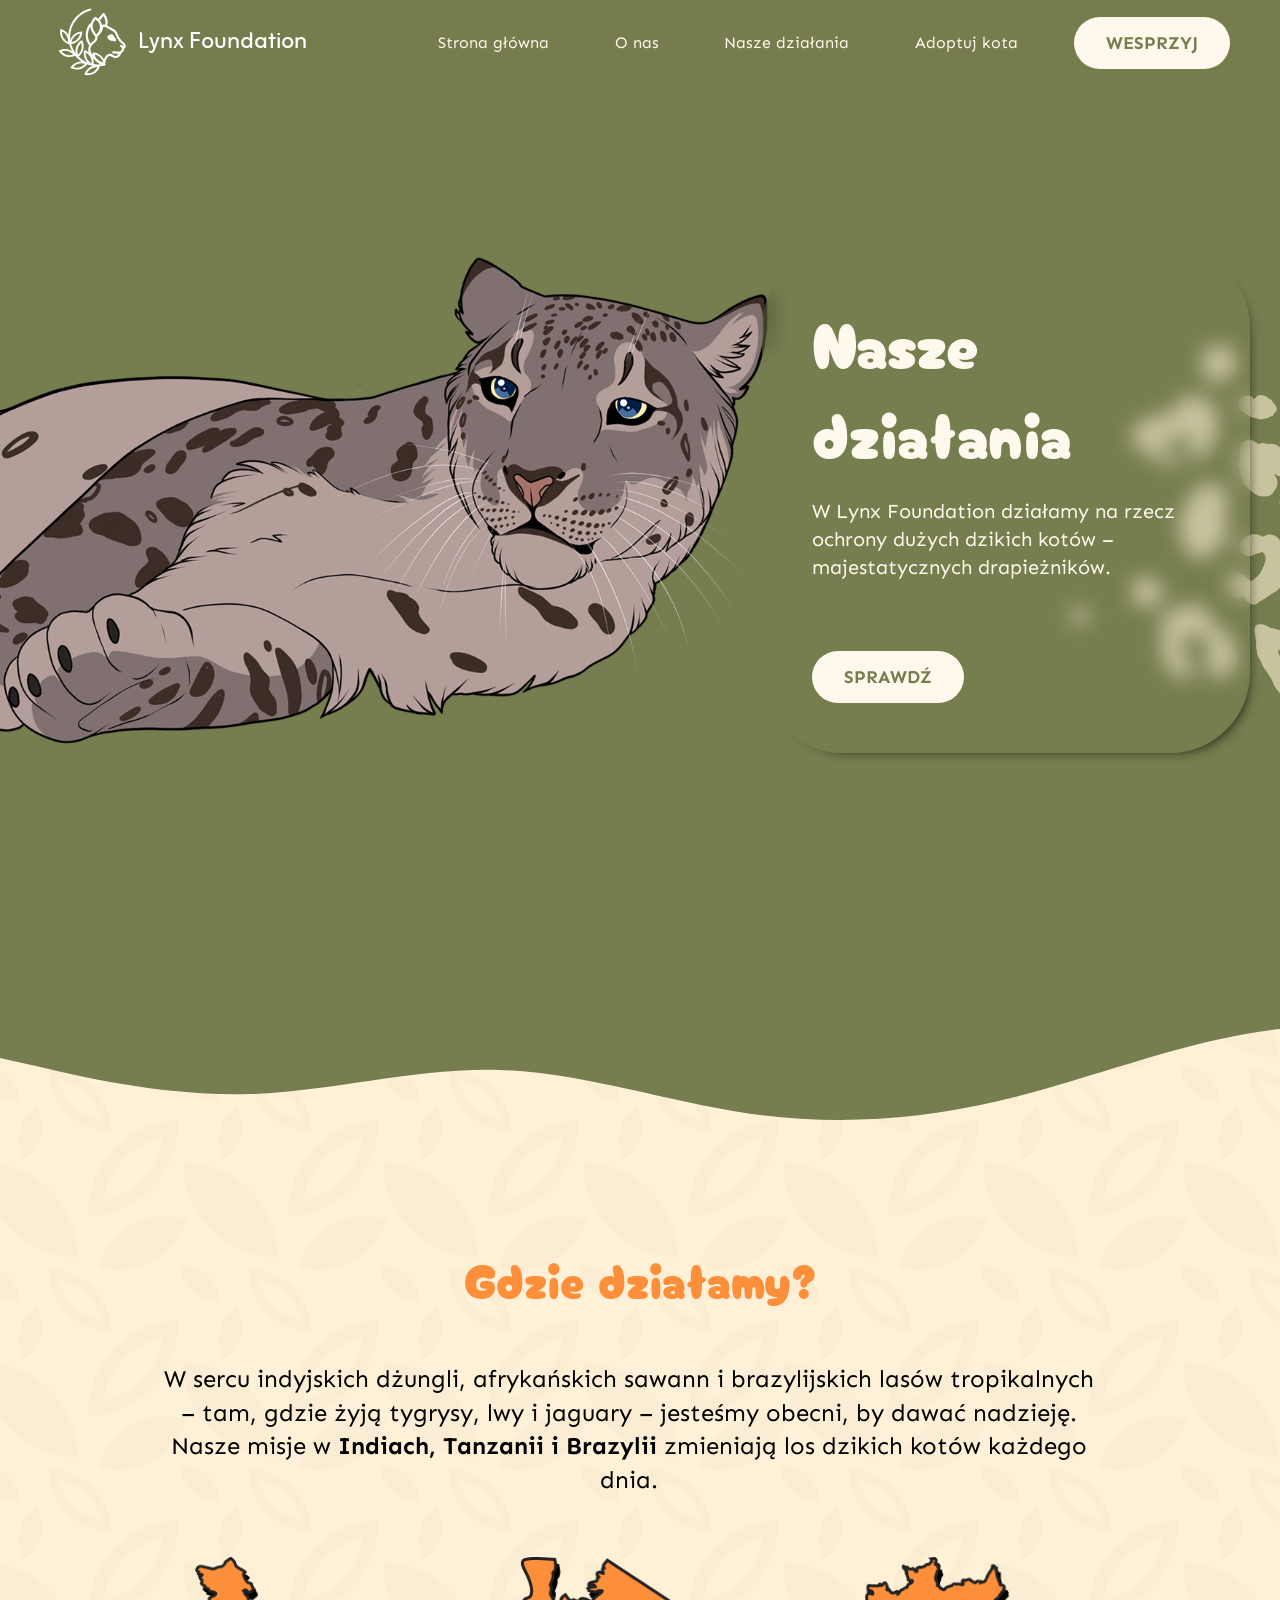
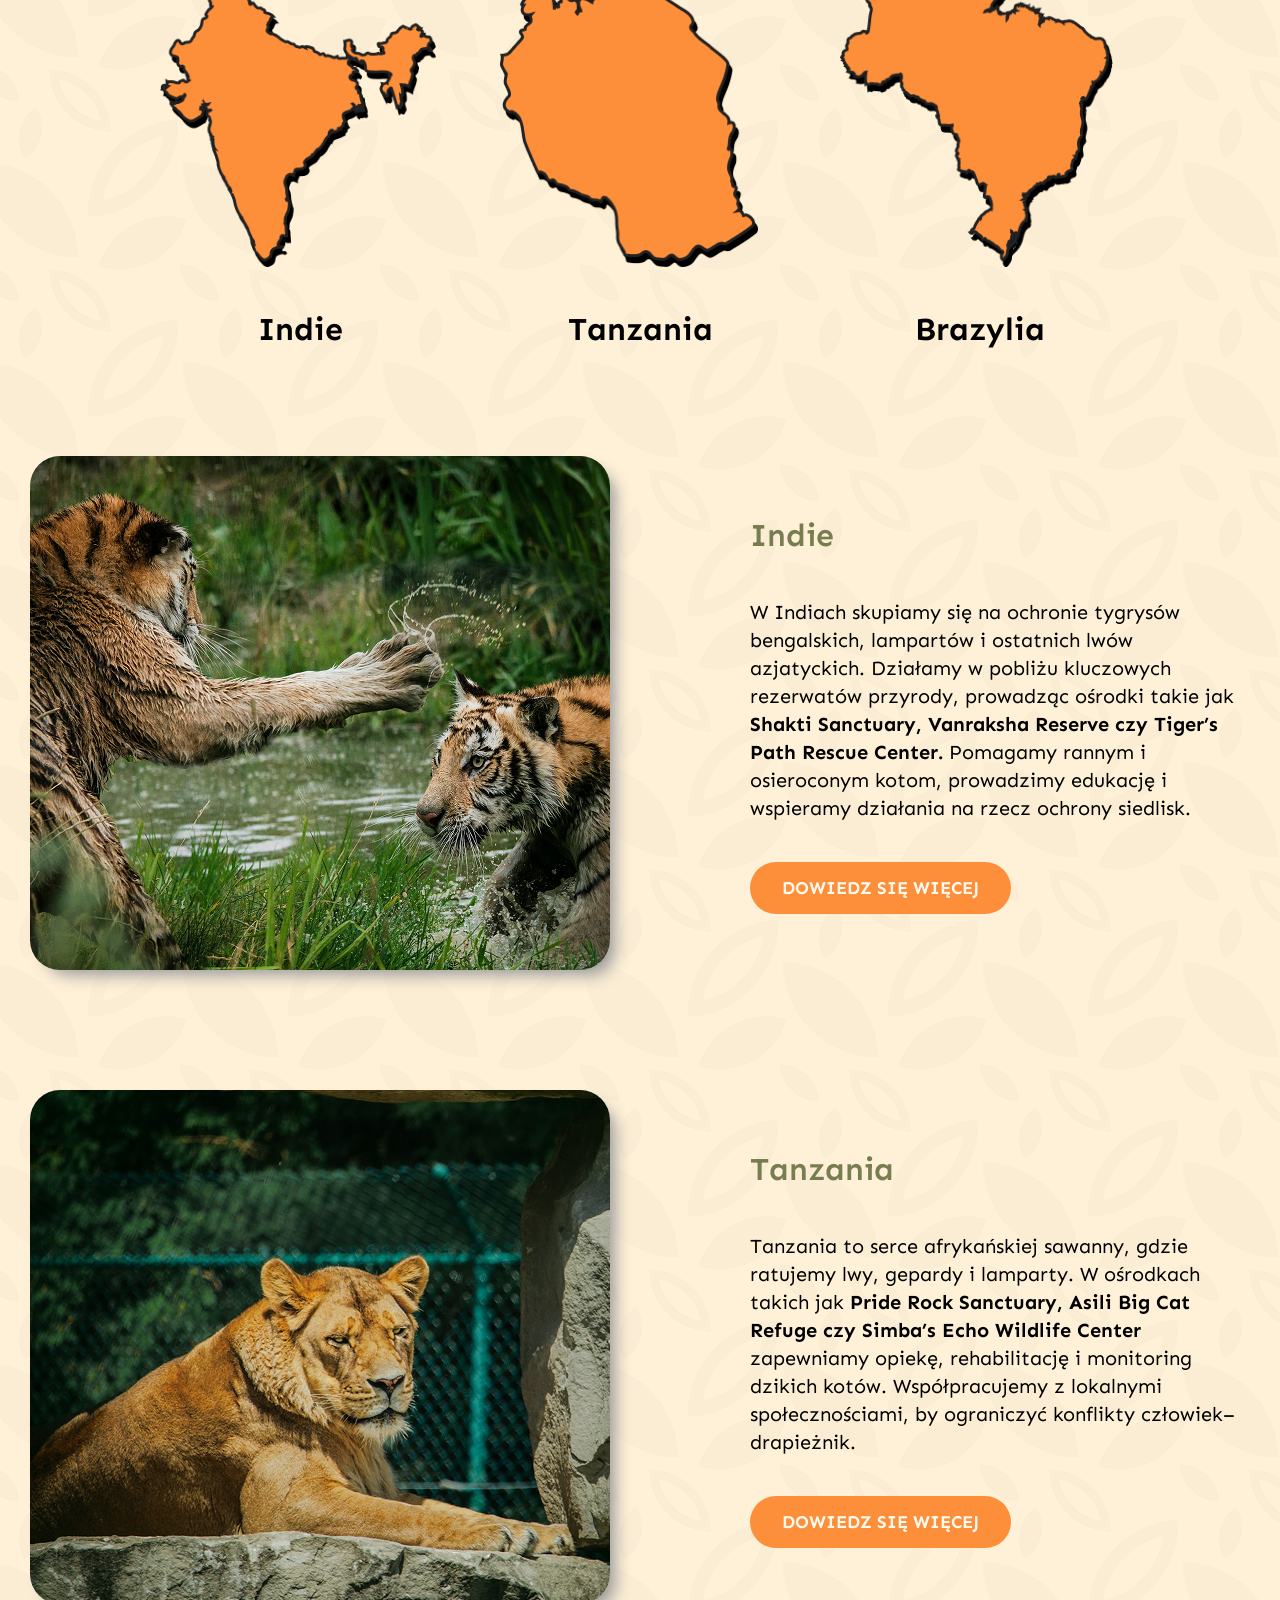
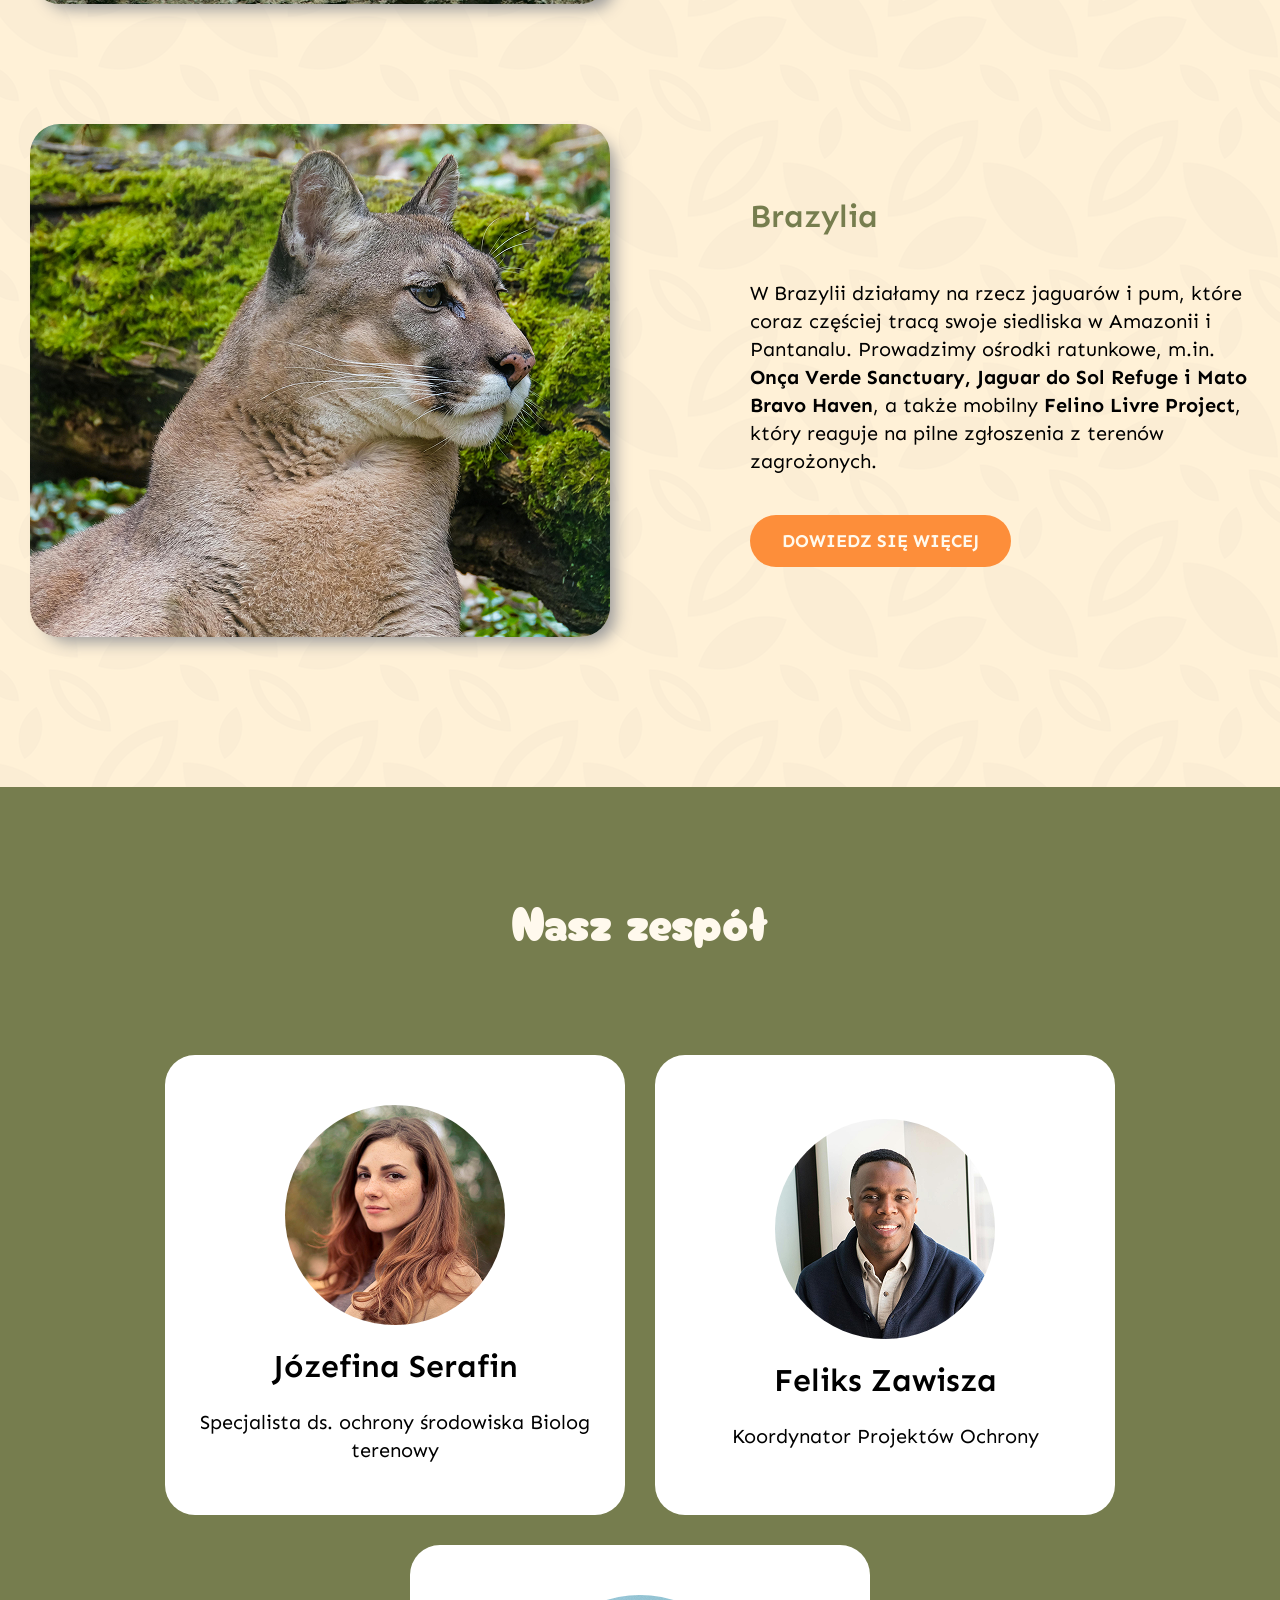
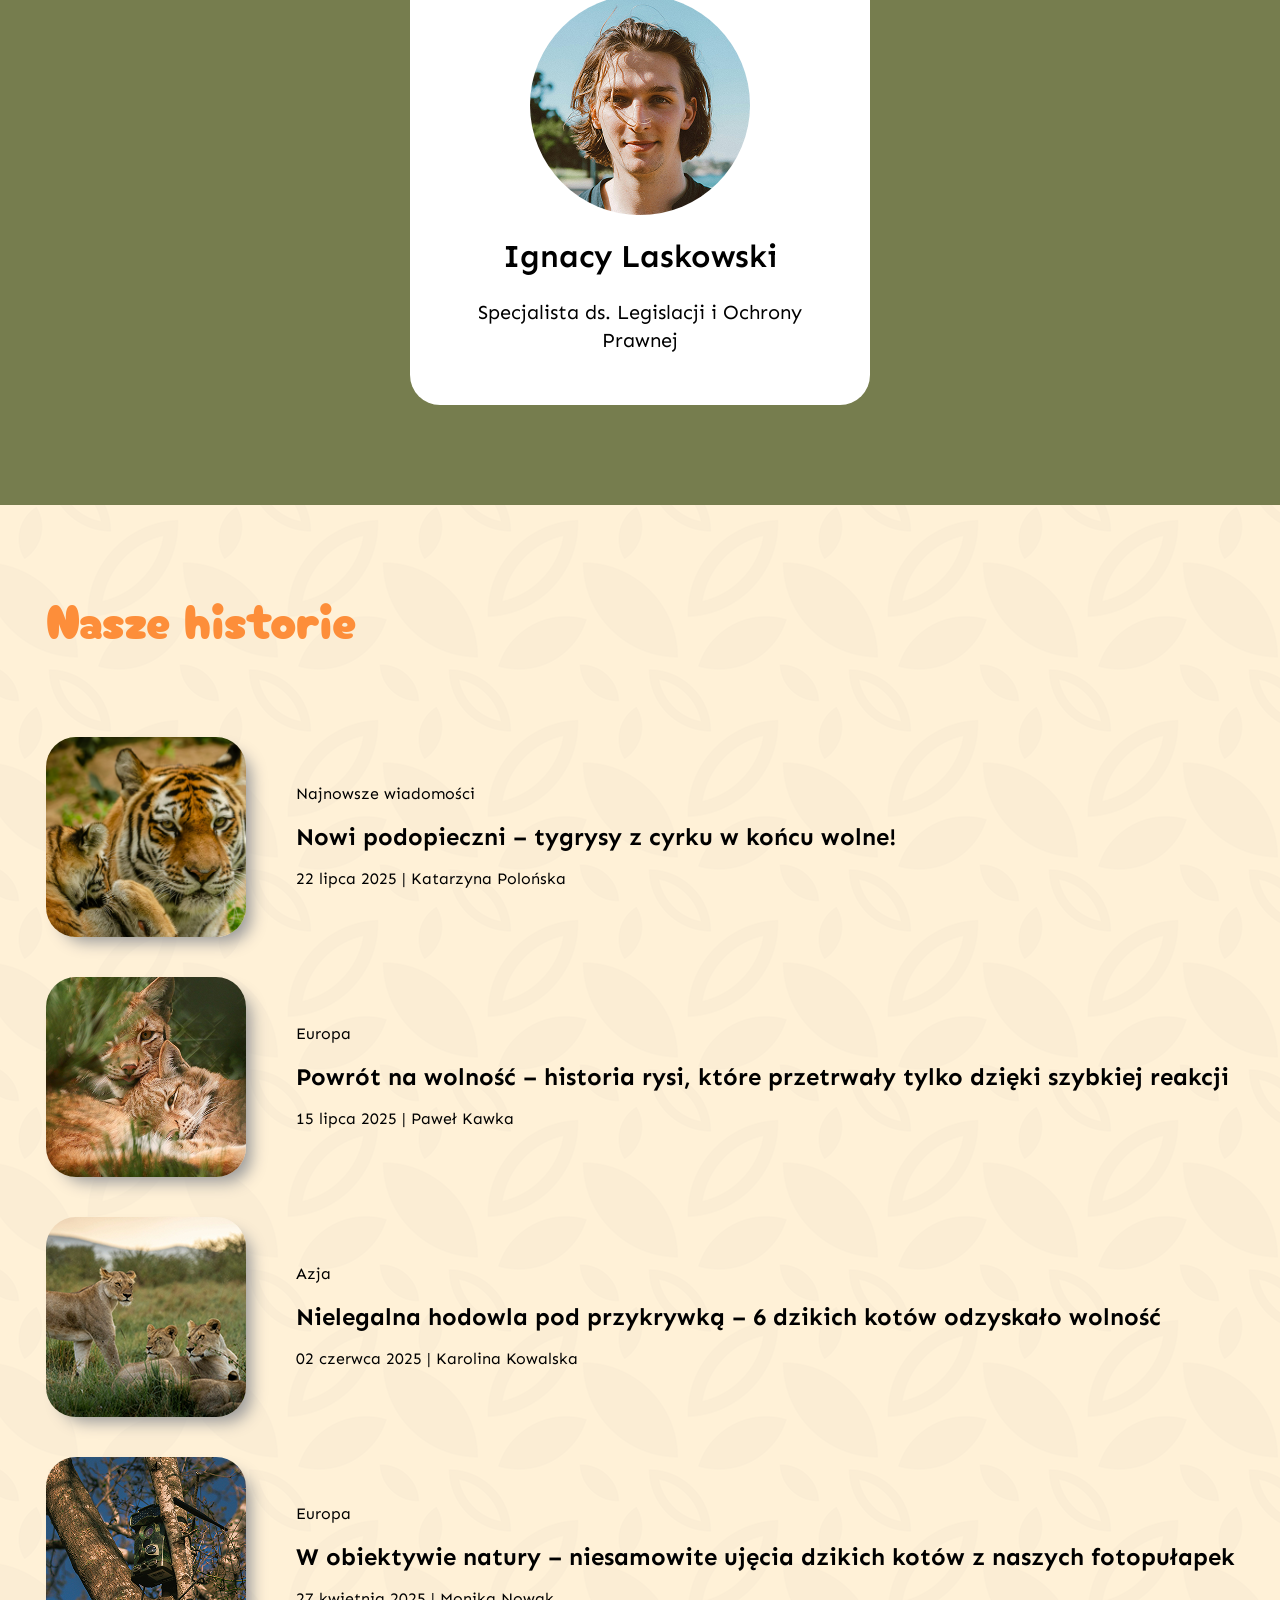
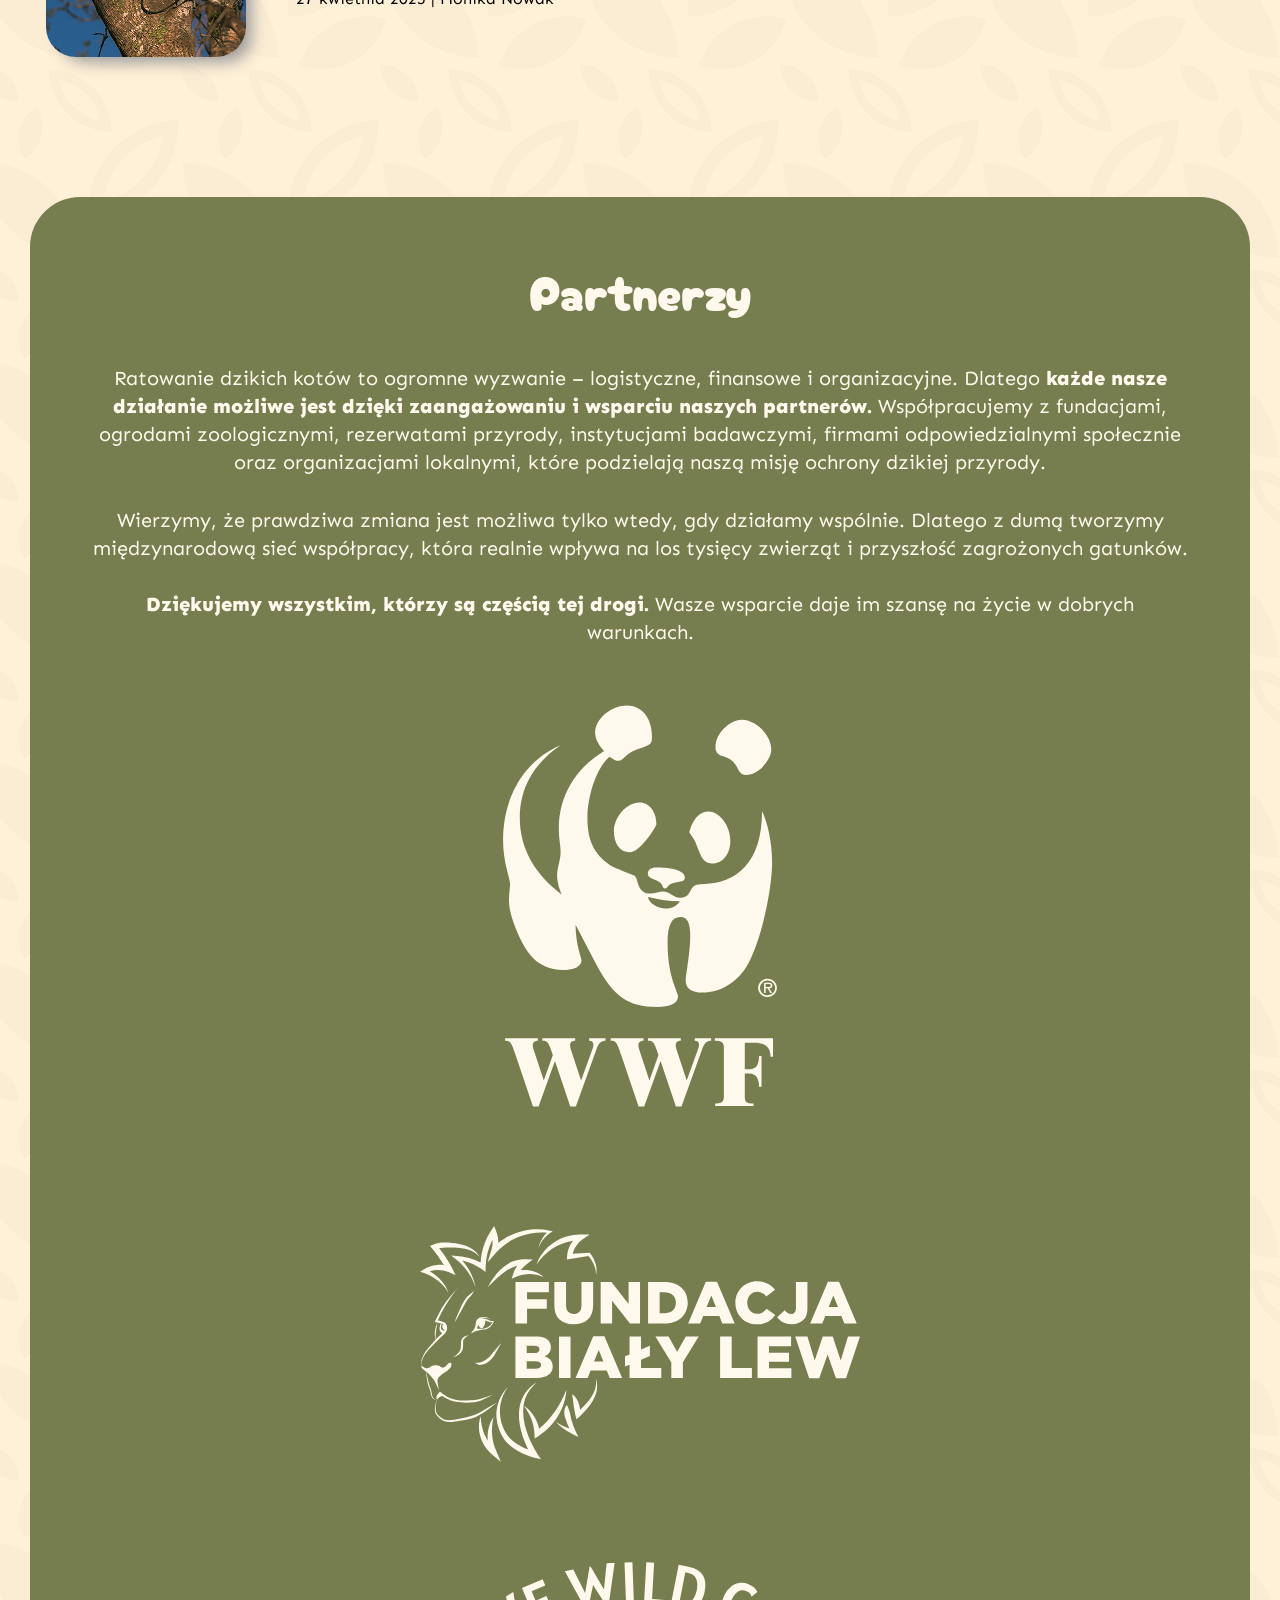
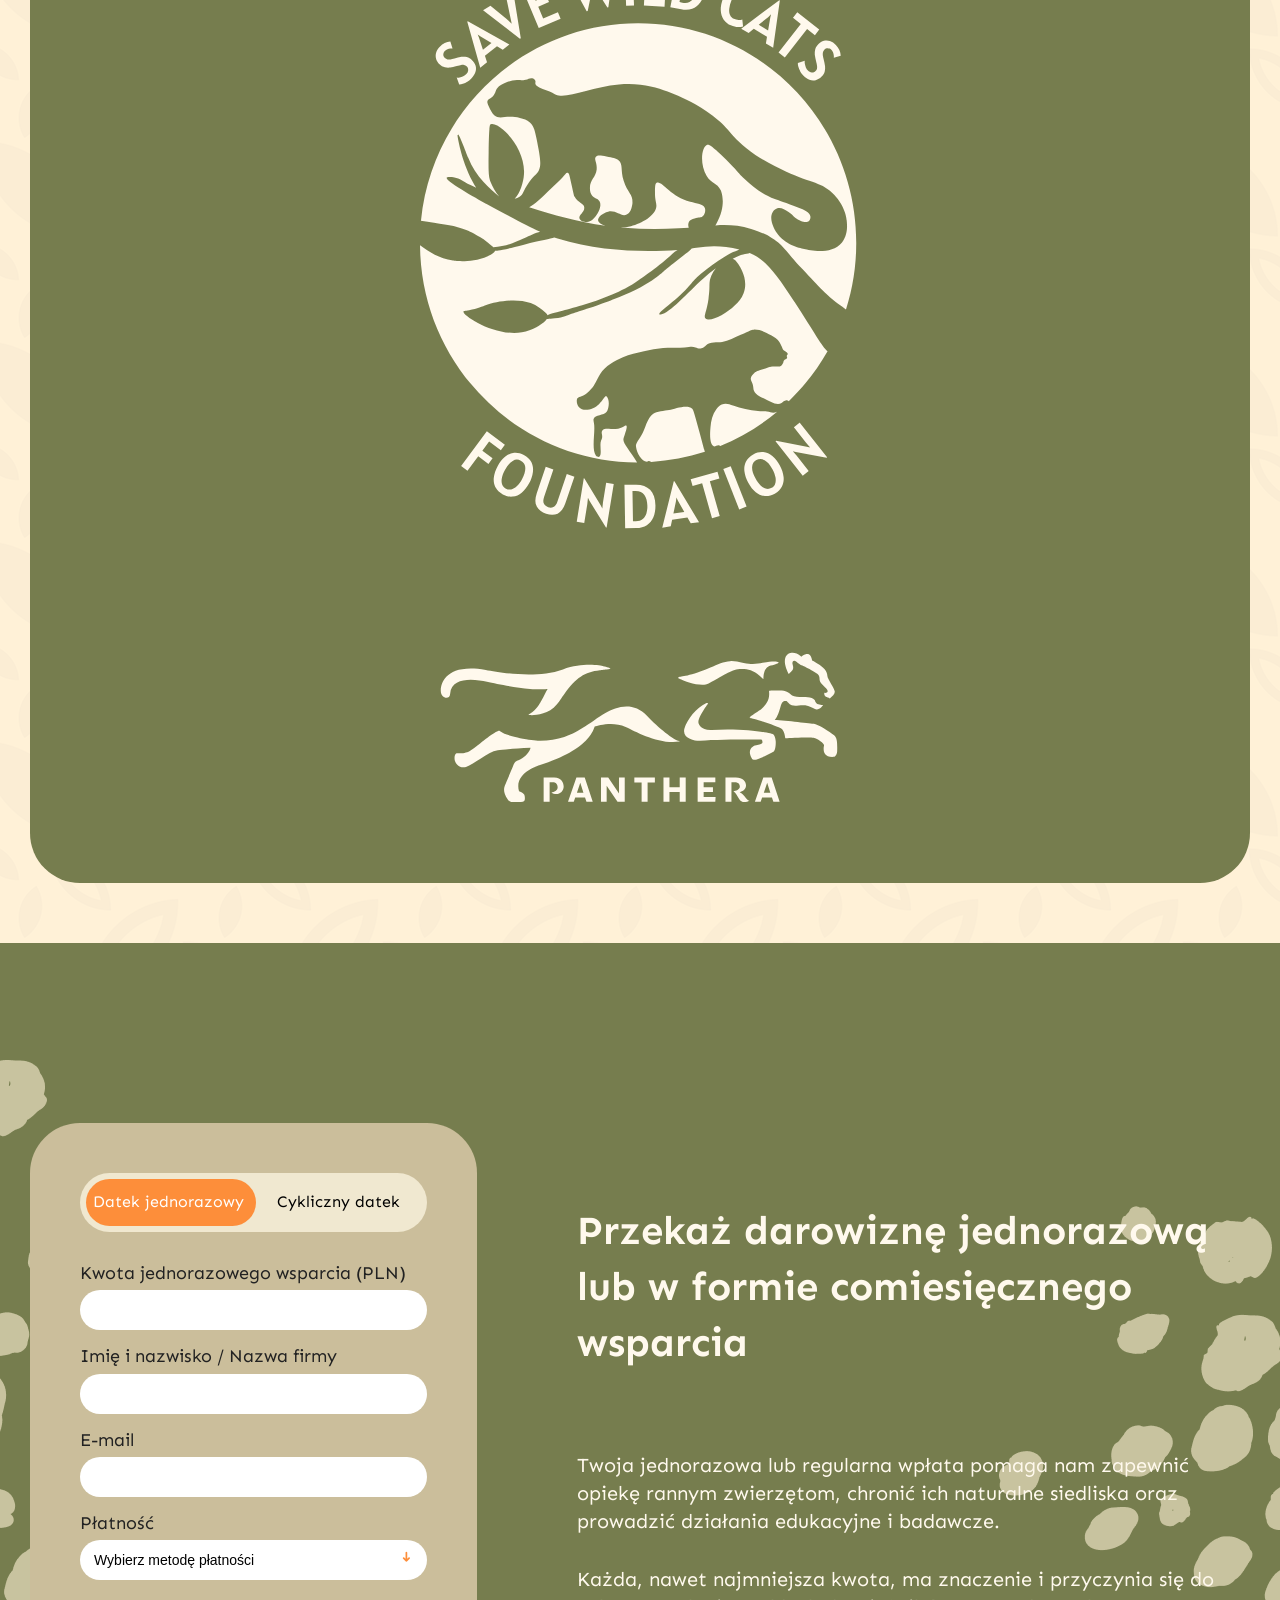
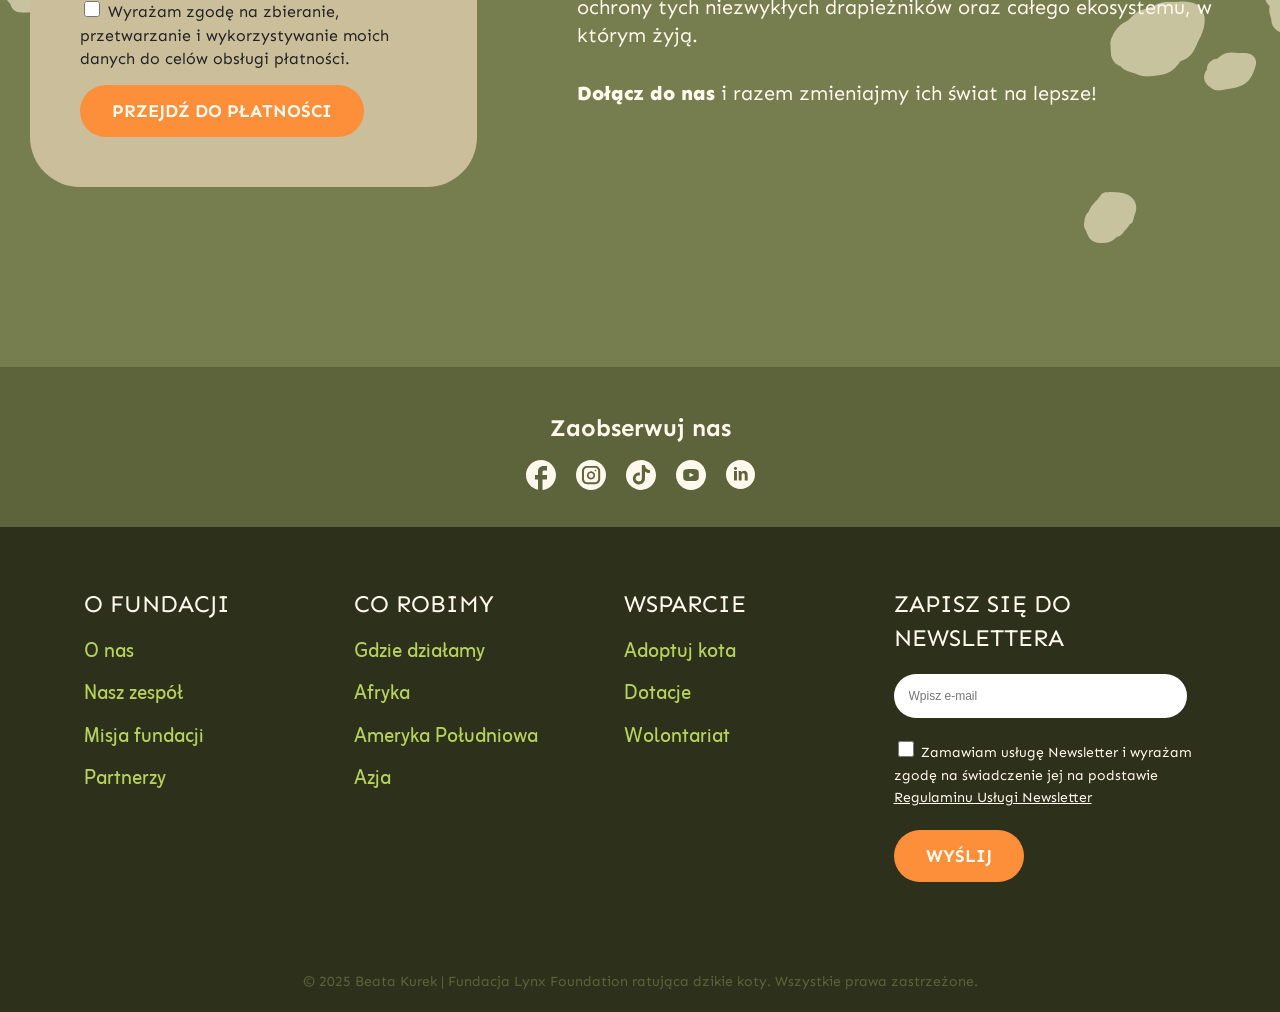
<file: nasze-dzialnia.html>
<!doctype html>
<html>
	<head>
		<meta charset="utf-8">
		<meta name="viewport" content="width=device-width, initial-scale=1.0">
		<title>Praca licencjacka Beata Kurek</title>
		
		<link rel="stylesheet" type="text/css" href="CSS/reset.css"/>
		<link rel="stylesheet" type="text/css" href="CSS/style.css"/>
		<link rel="stylesheet" type="text/css" href="CSS/style-nasze-dzialania.css"/>
	</head>

<body>
	<!--	Nawigacja mobile	 -->
		<div class="nakladka" id="MENU">
			<span class="zamknijX" onClick="zamknijMENU()">&times;</span> <!--Ikonka mnożenia wygląda jak X-->
			<ol>
				<li><a href="index.html" onClick="zamknijMENU()">Strona główna</a></li>
				<li><a href="o-nas.html" onClick="zamknijMENU()">O nas</a></li>
				<li><a href="nasze-dzialnia.html" onClick="zamknijMENU()">Nasze działania</a></li>
				<li><a href="adoptuj.html" onClick="zamknijMENU()">Adoptuj kota</a></li>
			</ol>
		</div>
		<span class="burger" onClick="otworzMENU()">&#9776;</span>
		<script>
		/*Javascript*/
		function otworzMENU(){
			document.getElementById("MENU").style.width="100%";
		} /*koniec funkcji otworzMENU*/
		
		function zamknijMENU(){
			document.getElementById("MENU").style.width="0";
		} /*koniec funkcji zamknijMENU*/
		</script>
<!--	Nawigacja desktop	-->
		<nav>
			<div class="nav-content">
			<div class="logo-nav">
				<img src="img/index/lynx_logo.svg" alt="logo Lynx Foundation">
				<p class="Name">Lynx Foundation</p>
			</div>
			<div class="links-nav">
				<ol>
					<li><a href="index.html">Strona główna</a></li>
					<li><a href="o-nas.html">O nas</a></li>
					<li><a href="nasze-dzialnia.html">Nasze działania</a></li>
					<li><a href="adoptuj.html">Adoptuj kota</a></li>
				</ol>
				<button class="white-button">Wesprzyj</button>
			</div>	
			</div>
		</nav>
	
			<section class="hero">
			<img src="img/nasze-dzialania/pattern_jaguar_dots_right.png" alt="jaguar dots"> 
			<div class="hero-content">
				<div class="hero-text">
					<h1>Nasze działania</h1>
					<p class="hero-p">W Lynx Foundation działamy na rzecz ochrony dużych dzikich kotów – majestatycznych drapieżników.</p>
					<div class="hero-button">
						<button class="white-button">Sprawdź</button>
					</div>
				</div>
			</div>
		</section>
	
		<section class="ending"></section>
	
		<section id="maps">
			<div class="maps-content">
				<h2>Gdzie działamy?</h2>
				<p class="maps-p">W sercu indyjskich dżungli, afrykańskich sawann i brazylijskich lasów tropikalnych – tam, gdzie żyją tygrysy, lwy i jaguary – jesteśmy obecni, by dawać nadzieję. Nasze misje w 	<b>Indiach, Tanzanii i Brazylii</b> zmieniają los dzikich kotów każdego dnia.</p>
				<div class="maps-articles">
				<article class="map">
					<div class="map-img1"></div>
					<p class="map-p">Indie</p>
				</article>
			
				<article class="map">
					<div class="map-img2"></div>
					<p class="map-p">Tanzania</p>
				</article>
			
				<article class="map">
					<div class="map-img3"></div>
					<p class="map-p">Brazylia</p>
				</article>
				</div>
			</div>
		</section>
	
		<section id="description-maps">
			<div class="description-maps-content">
				<div class="description-maps-articles">
					<article class="description-maps-article">
						<img src="img/nasze-dzialania/description-tigers.png" alt="playing tigers">
						<div class="description-maps-article-text">
							<h3>Indie</h3>
							<p>W Indiach skupiamy się na ochronie tygrysów bengalskich, lampartów i ostatnich lwów azjatyckich. Działamy w pobliżu kluczowych rezerwatów przyrody, prowadząc ośrodki takie jak <b>Shakti Sanctuary, Vanraksha Reserve czy Tiger’s Path Rescue Center.</b> Pomagamy rannym i osieroconym kotom, prowadzimy edukację i wspieramy działania na rzecz ochrony siedlisk.</p>
							<button class="orange-button">Dowiedz się więcej</button>
						</div>
					</article>
				
					<article class="description-maps-article">
						<img src="img/nasze-dzialania/description-lioness.png" alt="lioness">
						<div class="description-maps-article-text">
							<h3>Tanzania</h3>
							<p>Tanzania to serce afrykańskiej sawanny, gdzie ratujemy lwy, gepardy i lamparty. W ośrodkach takich jak <b>Pride Rock Sanctuary, Asili Big Cat Refuge czy Simba’s Echo Wildlife Center</b> zapewniamy opiekę, rehabilitację i monitoring dzikich kotów. Współpracujemy z lokalnymi społecznościami, by ograniczyć konflikty człowiek–drapieżnik.</p>
							<button class="orange-button">Dowiedz się więcej</button>
						</div>
					</article>
				
					<article class="description-maps-article">
						<img src="img/nasze-dzialania/description-cougar.png" alt="cougar">
						<div class="description-maps-article-text">
							<h3>Brazylia</h3>
							<p>W Brazylii działamy na rzecz jaguarów i pum, które coraz częściej tracą swoje siedliska w Amazonii i Pantanalu. Prowadzimy ośrodki ratunkowe, m.in. <b>Onça Verde Sanctuary, Jaguar do Sol Refuge i Mato Bravo Haven</b>, a także mobilny <b>Felino Livre Project</b>, który reaguje na pilne zgłoszenia z terenów zagrożonych.</p>
							<button class="orange-button">Dowiedz się więcej</button>
						</div>
					</article>
				</div>
			</div>
		</section>
	
		<section id="team">
			<div class="team-content">
				<h3>Nasz zespół</h3>
				<div class="team-articles">
					<article class="team-article">
						<img src="img/nasze-dzialania/jozefina.png" alt="Józefina picture">
						<h4>Józefina Serafin</h4>
						<p>Specjalista ds. ochrony środowiska Biolog terenowy</p>
					</article>
					
					<article class="team-article">
						<img src="img/nasze-dzialania/feliks.png" alt="Feliks picture">
						<h4>Feliks Zawisza</h4>
						<p>Koordynator Projektów Ochrony</p>
					</article>
					
					<article class="team-article">
						<img src="img/nasze-dzialania/ignacy.png" alt="Igancy picture">
						<h4>Ignacy Laskowski</h4>
						<p>Specjalista ds. Legislacji i Ochrony Prawnej</p>
					</article>
				</div>
			</div>
		</section>
		
		<section id="stories">
			<div class="stories-content">
				<h2>Nasze historie</h2>
				<div class="stories-all-articles">
					<div class="stories-articles-left">
						<article class="stories-article-left">
							<img src="img/nasze-dzialania/stories-tigers.png" alt="tigers">
							<div class="stories-article-left-text">
								<p class="stories-article-small-p">Najnowsze wiadomości</p>
								<h4>Nowi podopieczni – tygrysy z cyrku w końcu wolne!</h4>
								<p class="stories-article-small-p">22 lipca 2025 | Katarzyna Polońska</p>
								<p class="stories-article-p">Po latach spędzonych w ciasnych klatkach i nieludzkich warunkach cyrkowych, grupa tygrysów trafiła pod opiekę naszej fundacji. Zwierzęta rozpoczęły proces rehabilitacji w bezpiecznym miejscu.</p>
							</div>
						</article>		
					</div>
				
					<div class="stories-articles-right">
						<article class="stories-article-right">
							<img src="img/nasze-dzialania/stories-lynx.png" alt="lynx">
							<div class="stories-article-right-text">
								<p class="stories-article-small-p">Europa</p>
								<h4>Powrót na wolność – historia rysi, które przetrwały tylko dzięki szybkiej reakcji</h4>
								<p class="stories-article-small-p">15 lipca 2025 | Paweł Kawka</p>
							</div>
						</article>
						<article class="stories-article-right">
							<img src="img/nasze-dzialania/stories-lions.png" alt="lions">
							<div class="stories-article-right-text">
								<p class="stories-article-small-p">Azja</p>
								<h4>Nielegalna hodowla pod przykrywką – 6 dzikich kotów odzyskało wolność</h4>
								<p class="stories-article-small-p">02 czerwca 2025 | Karolina Kowalska</p>
							</div>
						</article>
						<article class="stories-article-right">
							<img src="img/nasze-dzialania/stories-camera.png" alt="camera">
							<div class="stories-article-right-text">
								<p class="stories-article-small-p">Europa</p>
								<h4>W obiektywie natury – niesamowite ujęcia dzikich kotów z naszych fotopułapek</h4>
								<p class="stories-article-small-p">27 kwietnia 2025 | Monika Nowak</p>
							</div>
						</article>
					</div>
				</div>
			</div>
		</section>
	
		<section id="partners">
			<div class="partners-content">
				<h2>Partnerzy</h2>
				<div class="partners-text">
					<p>Ratowanie dzikich kotów to ogromne wyzwanie – logistyczne, finansowe i organizacyjne. Dlatego <b>każde nasze działanie możliwe jest dzięki zaangażowaniu i wsparciu naszych partnerów.</b> Współpracujemy z fundacjami, ogrodami zoologicznymi, rezerwatami przyrody, instytucjami badawczymi, firmami odpowiedzialnymi społecznie oraz organizacjami lokalnymi, które podzielają naszą misję ochrony dzikiej przyrody.</p>
					<p>Wierzymy, że prawdziwa zmiana jest możliwa tylko wtedy, gdy działamy wspólnie. Dlatego z dumą tworzymy międzynarodową sieć współpracy, która realnie wpływa na los tysięcy zwierząt i przyszłość zagrożonych gatunków.
					<br><br><b>Dziękujemy wszystkim, którzy są częścią tej drogi.</b> Wasze wsparcie daje im szansę na życie w dobrych warunkach.</p>
				</div>
				<div class="partners-logo">
					<img src="img/nasze-dzialania/partners-wwf.svg" alt="wwf">
					<img src="img/nasze-dzialania/partners-bialy-lew.svg" alt="fundacja biały lew">
					<img src="img/nasze-dzialania/partners-save.svg" alt="save wild cats">
					<img src="img/nasze-dzialania/partners-panthera.svg" alt="panthera">
				</div>
			</div>
		</section>
	
		<section id="donate">
			<div class="donate-content">
				<img src="img/nasze-dzialania/pattern_dots_left.png" alt="Jaguar dots left" class="donate-pattern-left">
				<div class="form-wrapper">
  					<div class="tabs">
  						<input type="radio" name="tab" id="tab1" checked>
  						<label for="tab1" class="tab">Datek jednorazowy</label>

  						<input type="radio" name="tab" id="tab2">
  						<label for="tab2" class="tab">Cykliczny datek</label>

  						<span class="slider"></span>
					</div>

  					<form class="donation-form">

    				<label>Kwota jednorazowego wsparcia (PLN)
     				<input type="number" placeholder="">
    				</label>

    				<label>Imię i nazwisko / Nazwa firmy
     				<input type="text" placeholder="">
    				</label>

    				<label>E-mail
      				<input type="text " placeholder="">
    				</label>

    				<label>Płatność
     					<div class="select-wrapper">
        					<select>
          						<option>Wybierz metodę płatności</option>
          						<option>BLIK</option>
          						<option>Karta</option>
          						<option>Przelew</option>
        					</select>
        				<span class="arrow">➜</span>
      					</div>
    				</label>

    				<label class="checkbox1">
      					<input type="checkbox">
      					<span>
       					Wyrażam zgodę na zbieranie, przetwarzanie i wykorzystywanie moich danych do celów obsługi płatności.
      					</span>
    				</label>

    				<button class="orange-button">Przejdź do płatności</button>

  					</form>
				</div>
				
				<div class="donate-text">
					<h3>Przekaż darowiznę jednorazową lub w formie comiesięcznego wsparcia</h3>
					<p>Twoja jednorazowa lub regularna wpłata pomaga nam zapewnić opiekę rannym zwierzętom, chronić ich naturalne siedliska oraz prowadzić działania edukacyjne i badawcze.</p> 
					<p>Każda, nawet najmniejsza kwota, ma znaczenie i przyczynia się do ochrony tych niezwykłych drapieżników oraz całego ekosystemu, w którym żyją.</p> 
					<p><b>Dołącz do nas</b> i razem zmieniajmy ich świat na lepsze!</p>
				</div>
				<img src="img/nasze-dzialania/pattern_dots_right.png" alt="Jaguar dots right" class="donate-pattern-right">
			</div>
		</section>
	
		<section id="socials">
			<div class="socials-content">
				<h4>Zaobserwuj nas</h4>
				<div class="socials-icons">
				
					<a href="#" target="_blank">
			  		<img src="img/index/social_facebook.svg" alt="Facebook">
			  		</a>
				
					<a href="#" target="_blank">
			  		<img src="img/index/social_instagram.svg" alt="Instagram">
			  		</a>
				
					<a href="#" target="_blank">
			  		<img src="img/index/social_tiktok.svg" alt="TikTok">
			  		</a>
				
					<a href="#" target="_blank">
			  		<img src="img/index/social_youtube.svg" alt="YouTube">
			  		</a>
				
					<a href="#" target="_blank">
			  		<img src="img/index/social_linkedin.svg" 	alt="Linkedin">
			  		</a>
				</div>	
			</div>
		</section>
		<section id="footer">
			<div class="footer-content">
				
				<div class="footer-content-text">
					<ol>
			  		<li><h3>O fundacji</h3></li>
			  		<li><a href="#">O nas</a></li>
			  		<li><a href="#">Nasz zespół</a></li>
					<li><a href="#">Misja fundacji</a></li>
					<li><a href="#">Partnerzy</a></li>
					</ol>
        		</div>
				
				<div class="footer-content-text">
					<ol>
			  		<li><h3>Co robimy</h3></li>
			  		<li><a href="#">Gdzie działamy</a></li>
			  		<li><a href="#">Afryka</a></li>
					<li><a href="#">Ameryka Południowa</a></li>
					<li><a href="#">Azja</a></li>
					</ol>
        		</div>
				
				<div class="footer-content-text">
					<ol>
			  		<li><h3>Wsparcie</h3></li>
			  		<li><a href="#">Adoptuj kota</a></li>
			  		<li><a href="#">Dotacje</a></li>
					<li><a href="#">Wolontariat</a></li>
					</ol>
        		</div>
				
				<div class="footer-content-text">
					<ol>
						<li><h3>Zapisz się do Newslettera</h3></li>
						<input type="email" placeholder="Wpisz e-mail">
						<div id="zgody">
							<label for="regulamin">
								<input type="checkbox" id="regulamin" unchecked>
								<span>
								Zamawiam usługę Newsletter i wyrażam zgodę na świadczenie jej na podstawie
								</span> 
							<a href=>Regulaminu Usługi Newsletter</a>
							</label>
							<div class="button">
								<button class="orange-button">Wyślij</button>	
							</div>
	            		</div>
					</ol>
        		</div>
			</div>
		</section>
		<section class="copyright">
			<div class="copyright-content">
				<p class="copy-text">© 2025 Beata Kurek | Fundacja Lynx Foundation ratująca dzikie koty. Wszystkie prawa zastrzeżone.</p>
			</div>
		</section>
</body>
</html>
</file>
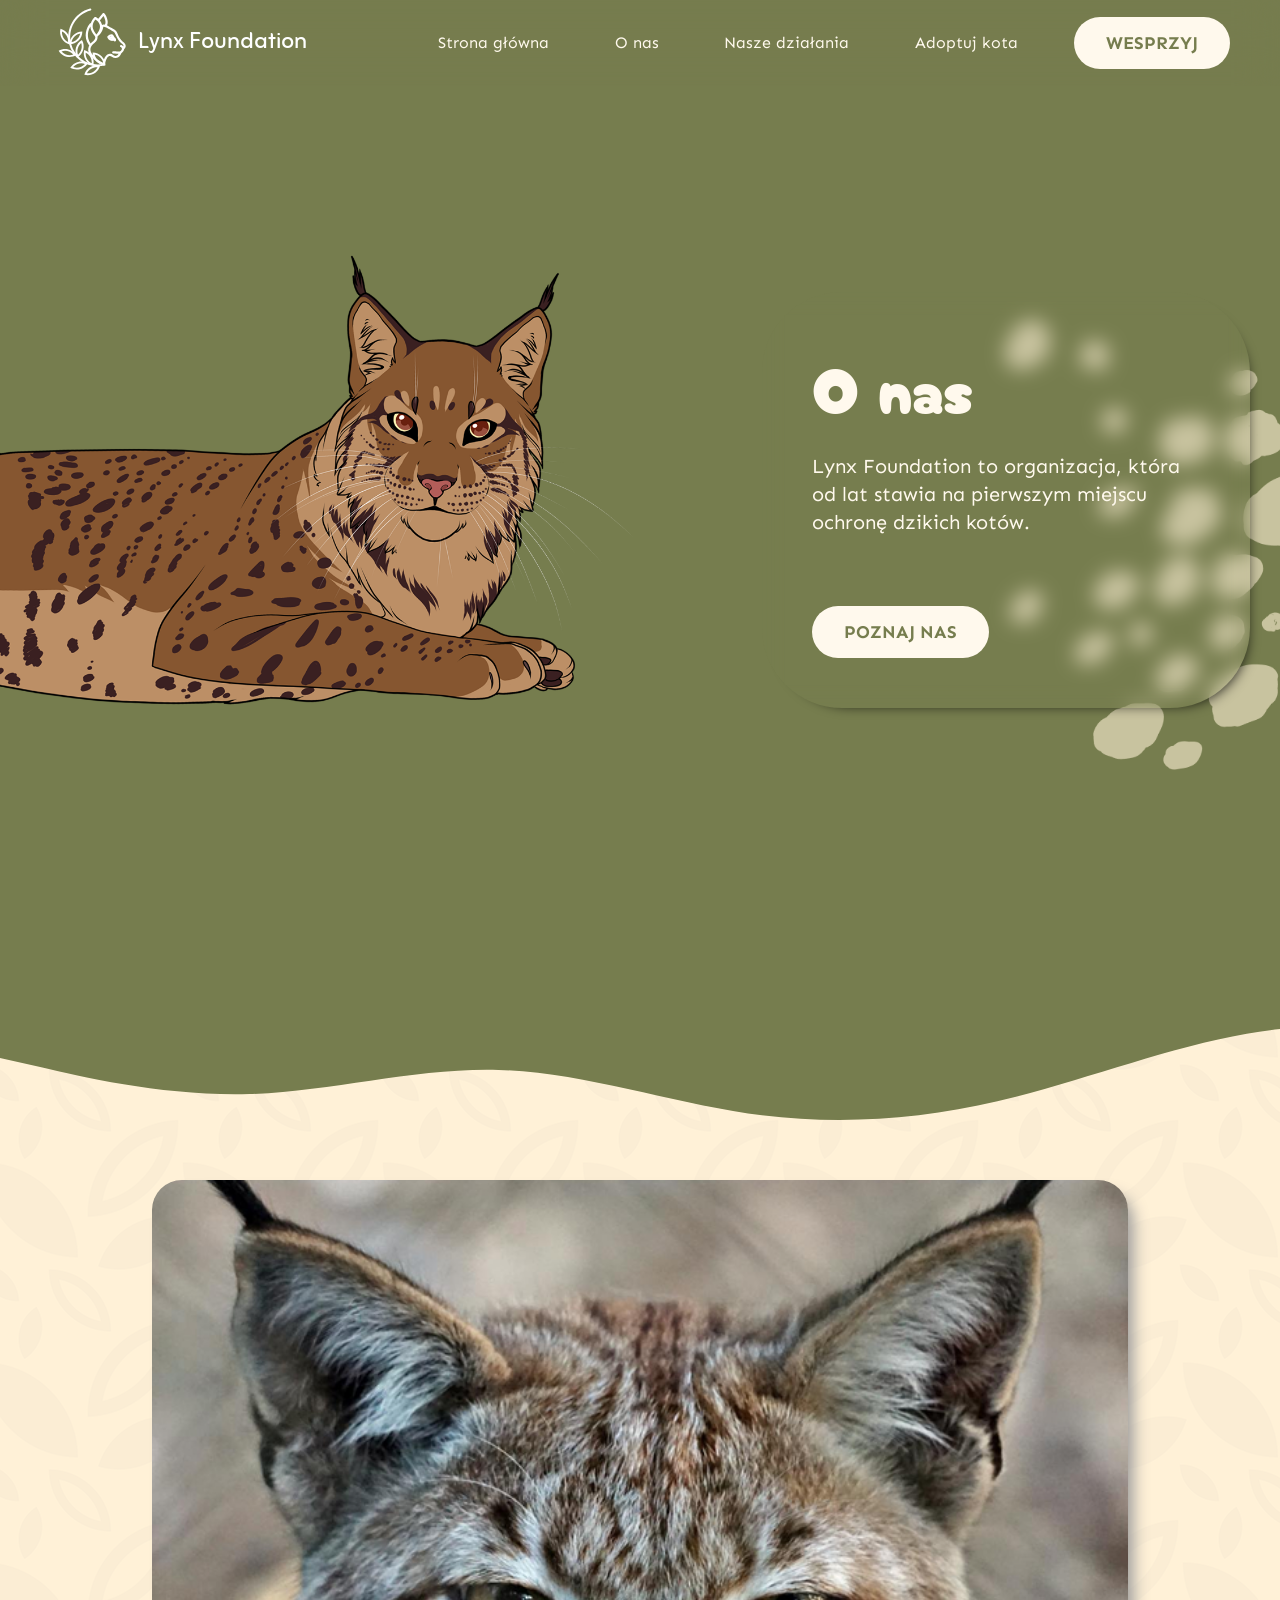
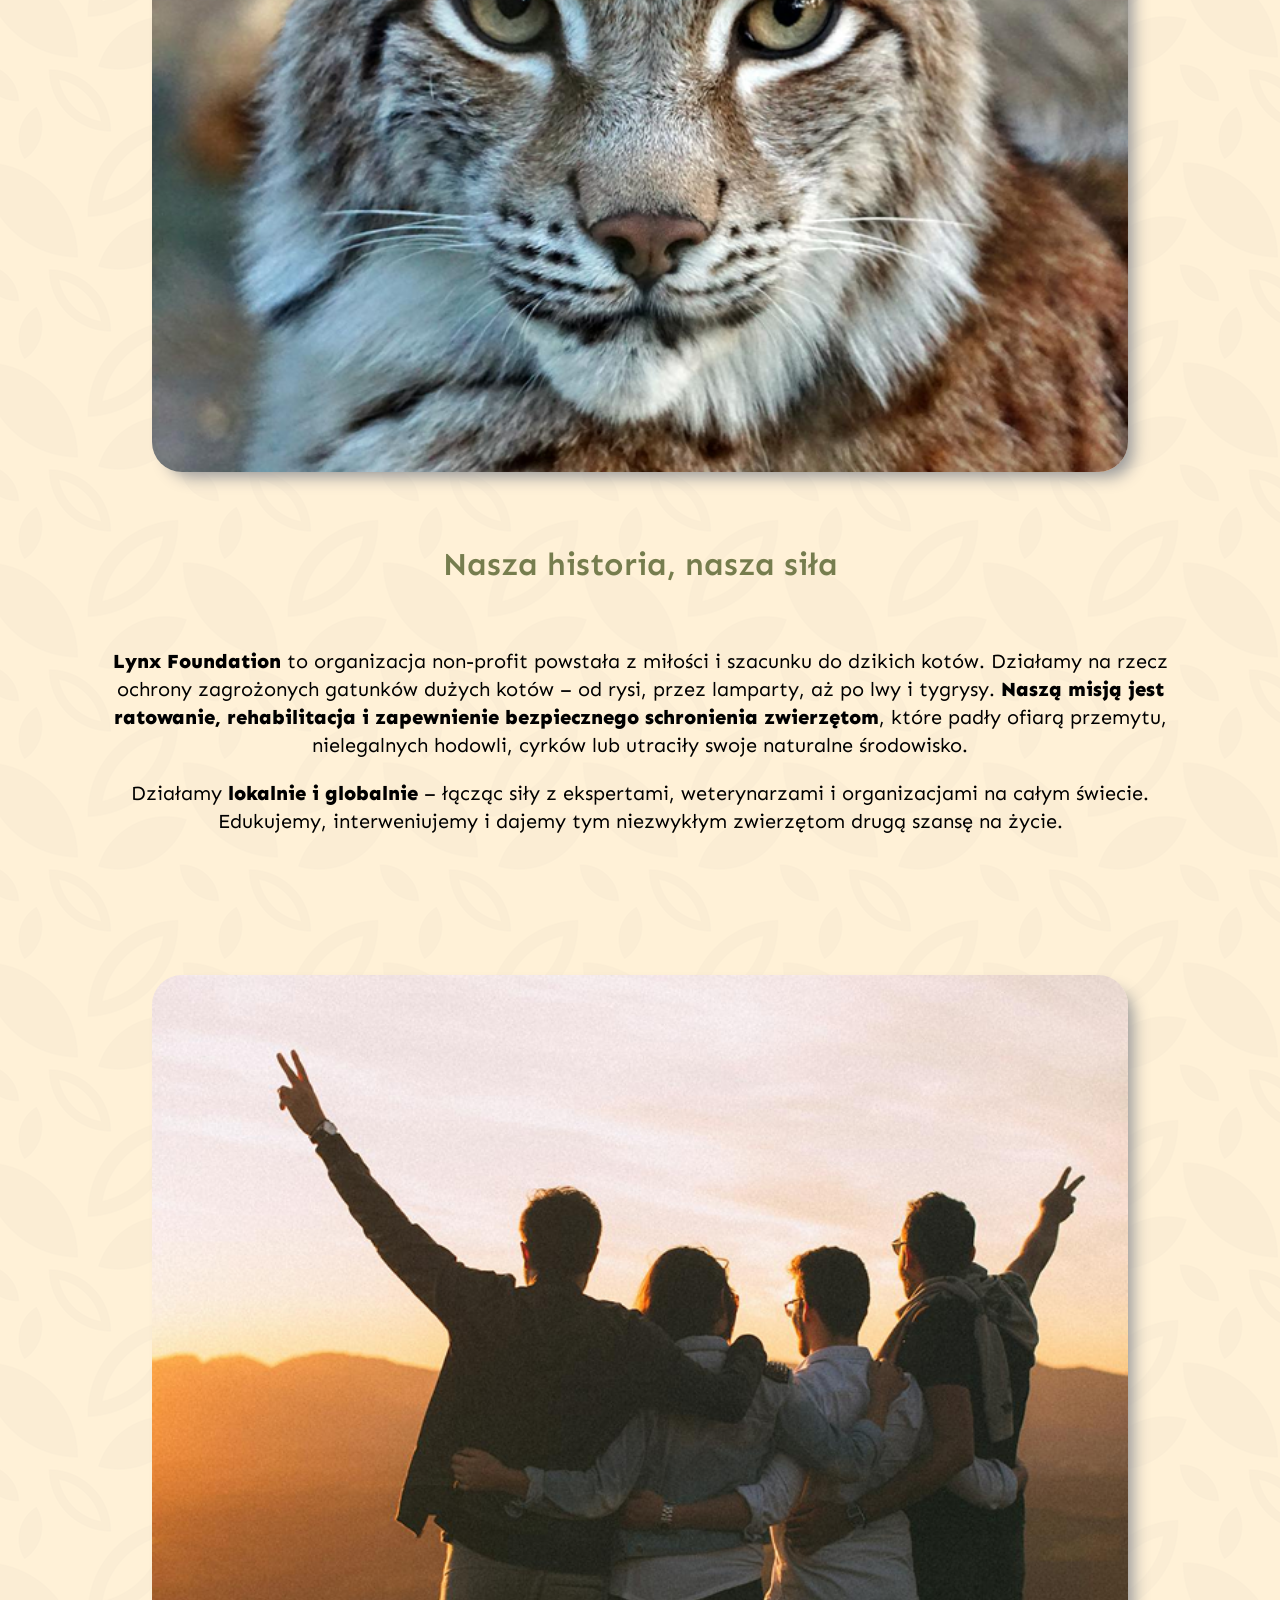
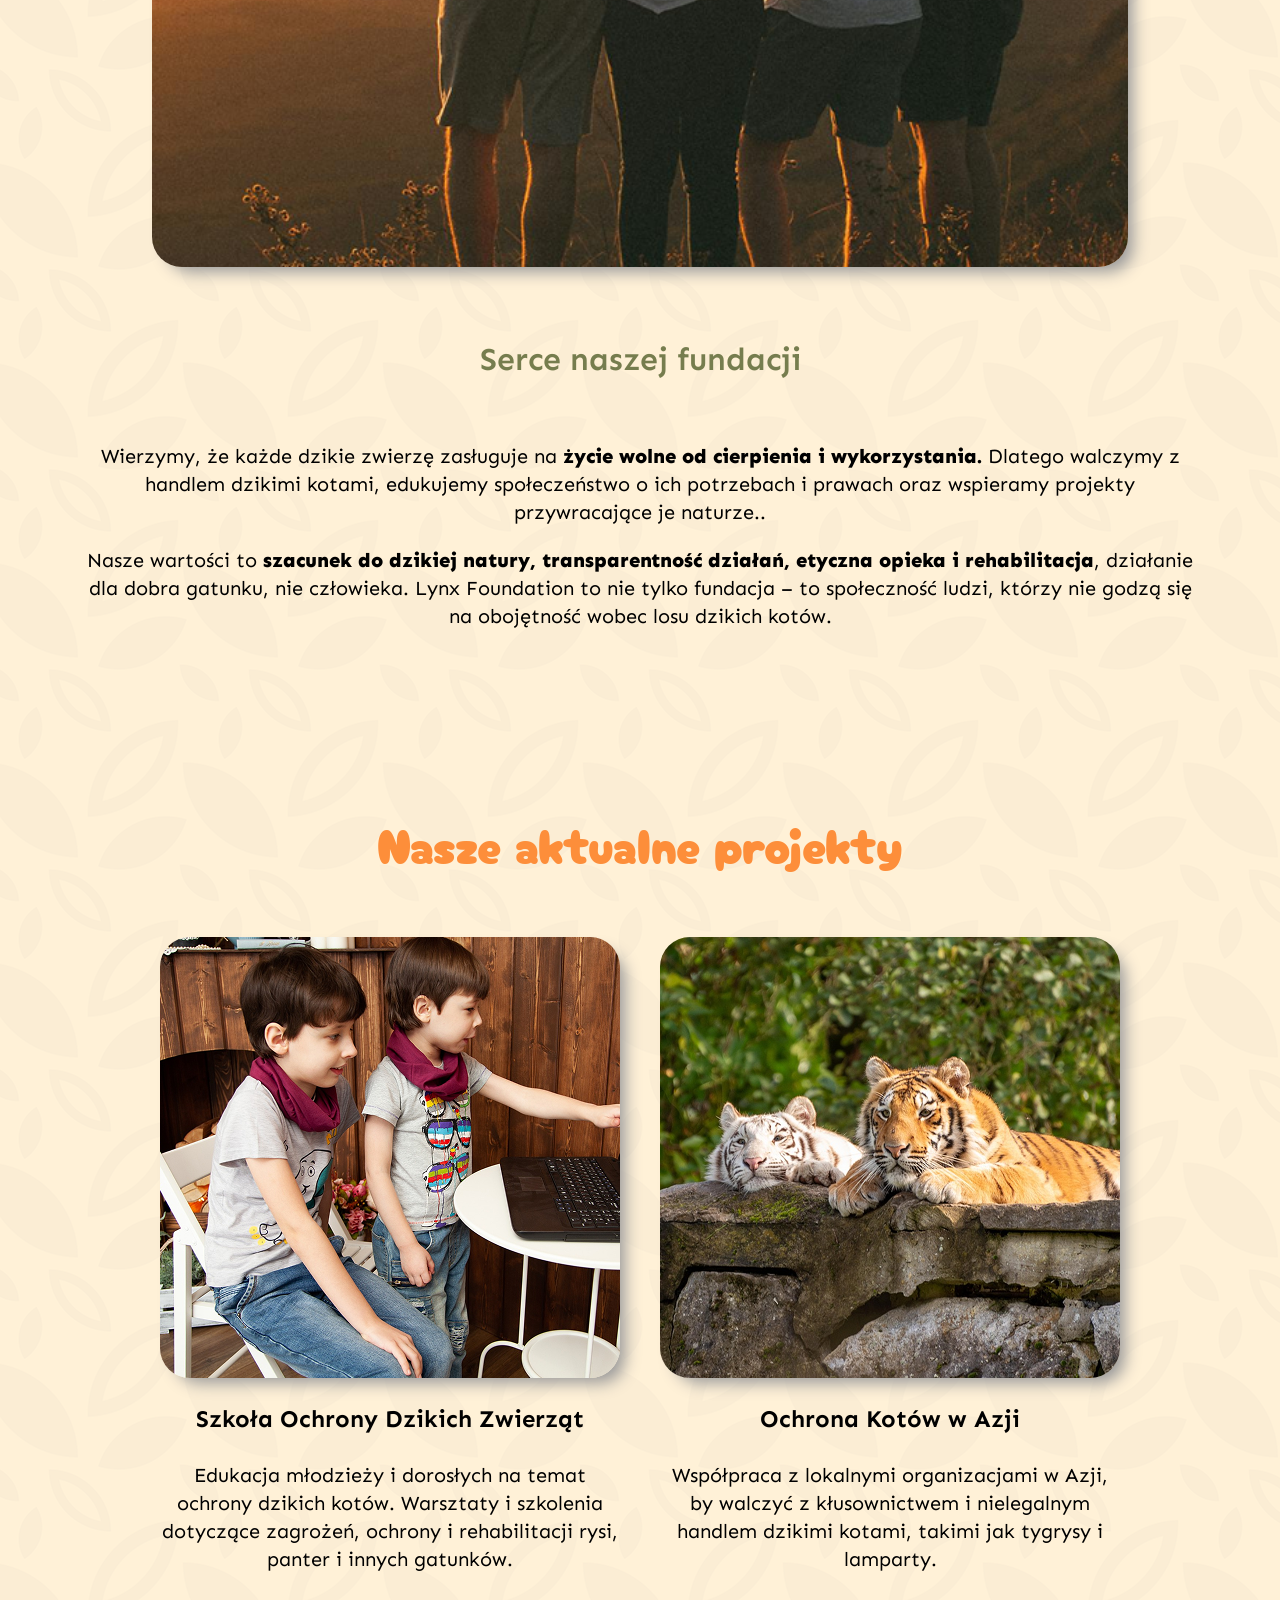
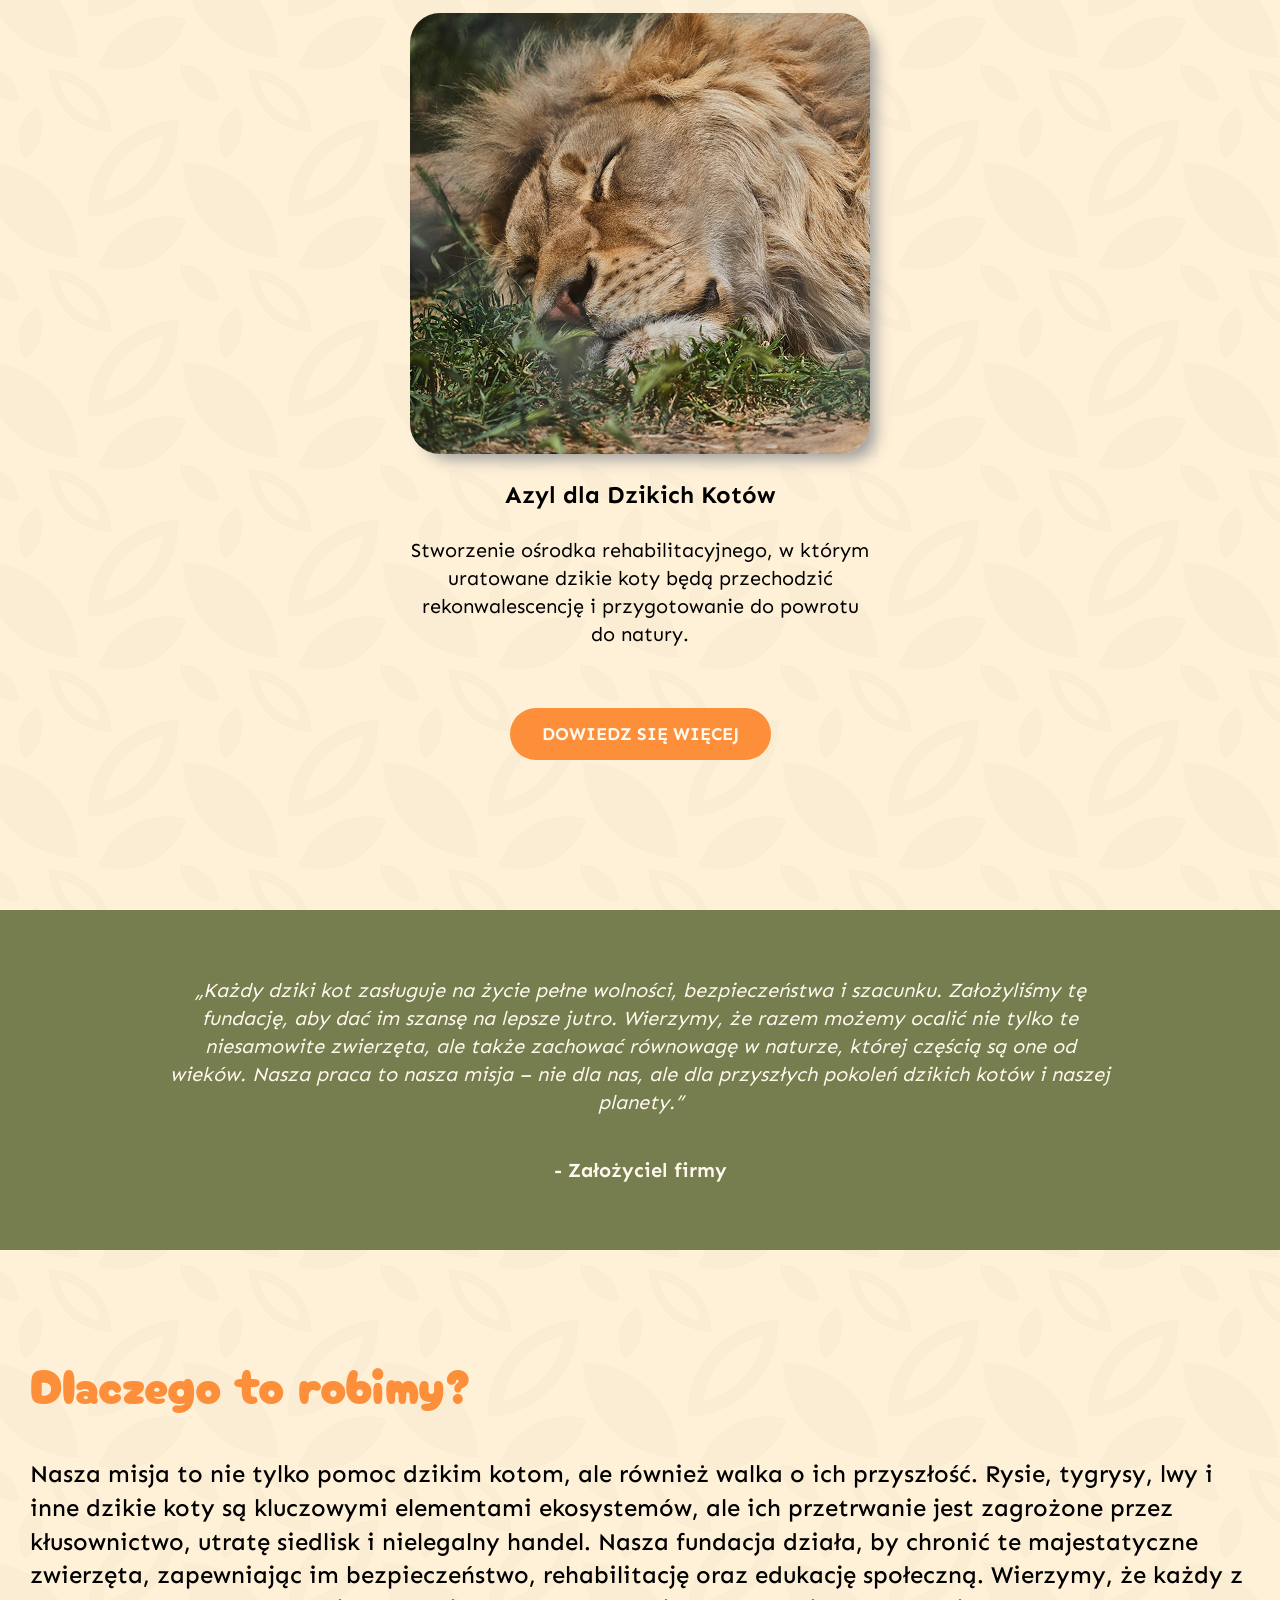
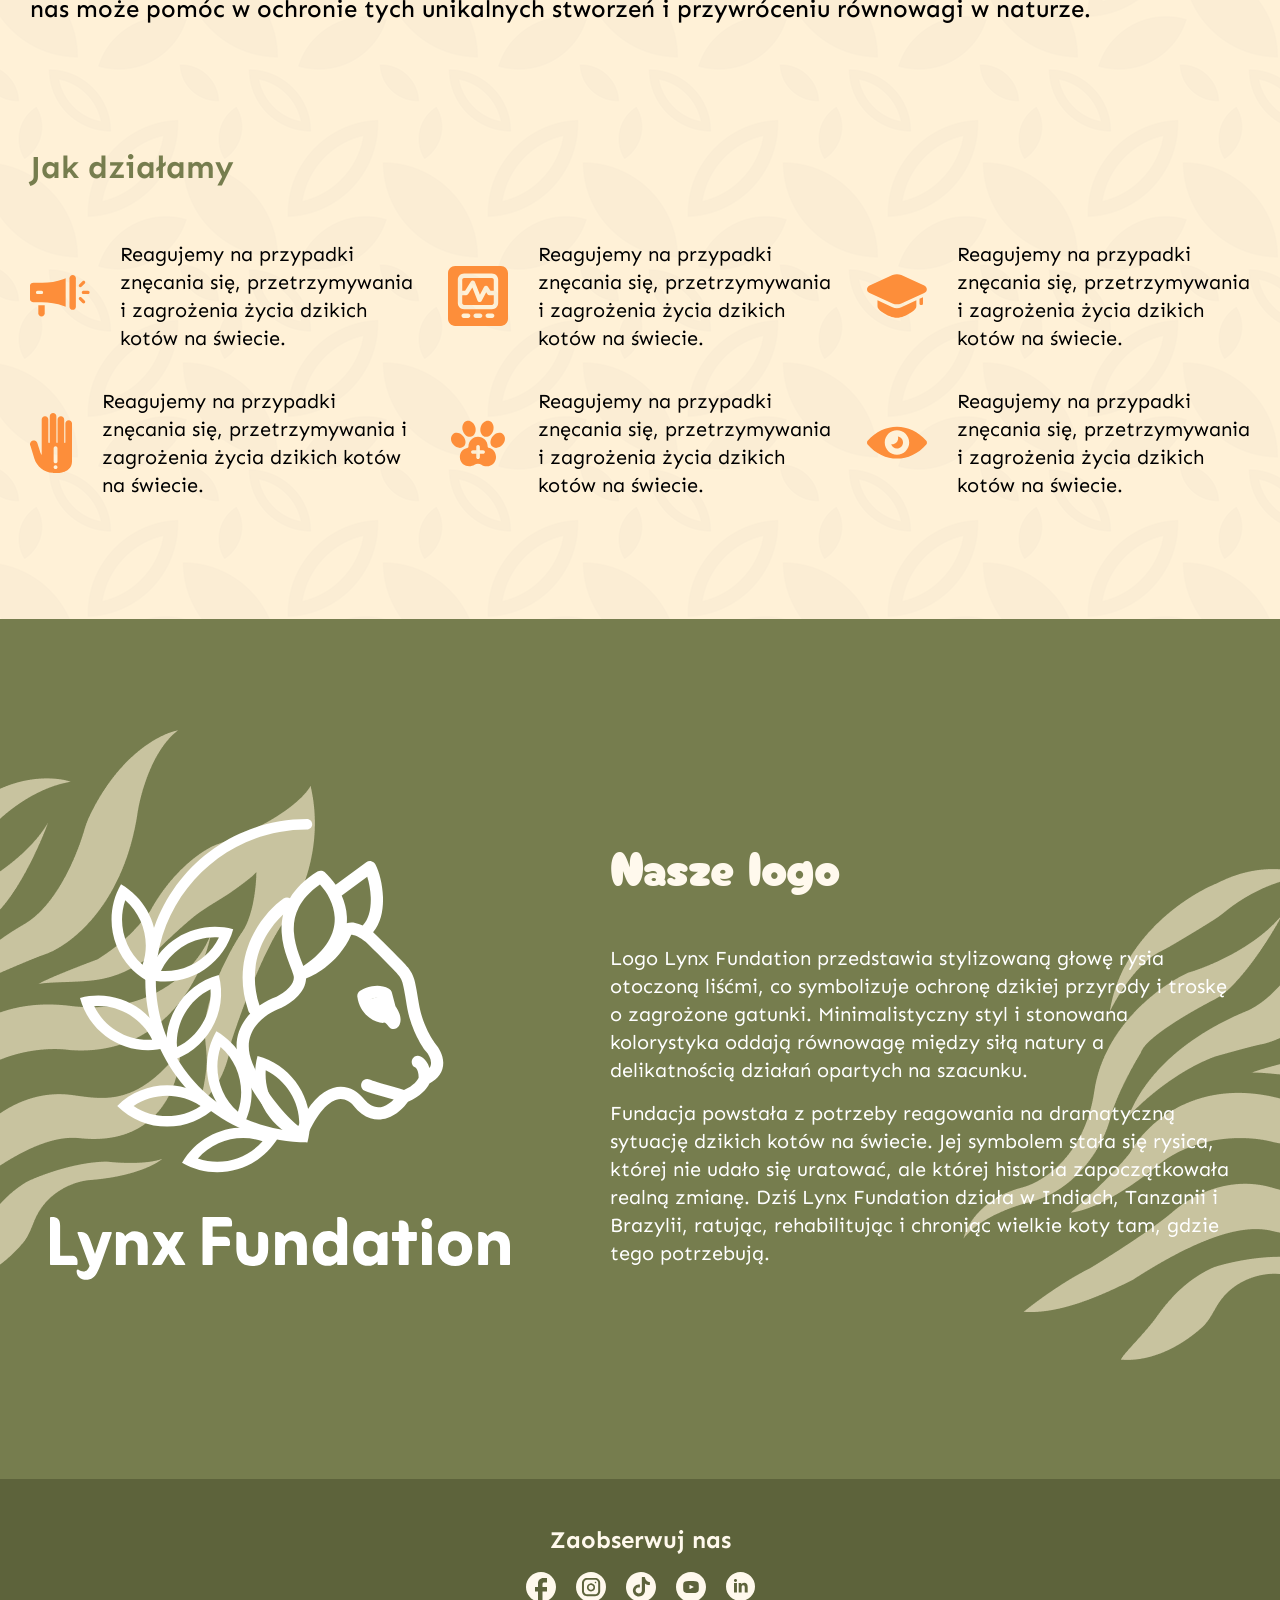
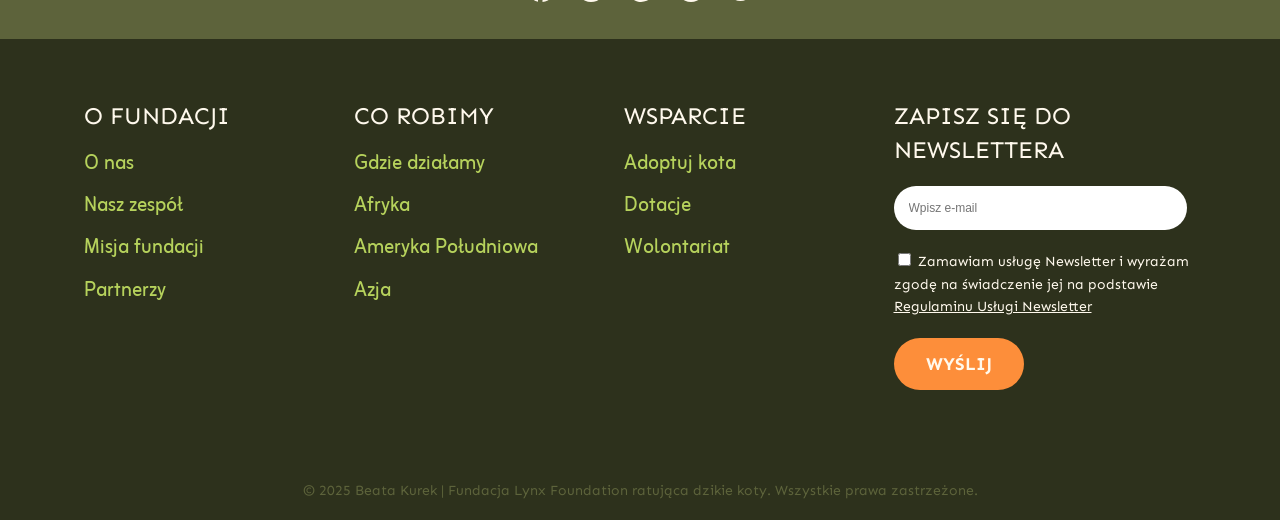
<file: o-nas.html>
<!doctype html>
<html>
	<head>
		<meta charset="utf-8">
		<meta name="viewport" content="width=device-width, initial-scale=1.0">
		<title>Praca licencjacka Beata Kurek</title>
		
		<link rel="stylesheet" type="text/css" href="CSS/reset.css"/>
		<link rel="stylesheet" type="text/css" href="CSS/style.css"/>
		<link rel="stylesheet" type="text/css" href="CSS/style-o-nas.css"/>
	</head>

<body>
	<!--	Nawigacja mobile	 -->
		<div class="nakladka" id="MENU">
			<span class="zamknijX" onClick="zamknijMENU()">&times;</span> <!--Ikonka mnożenia wygląda jak X-->
			<ol>
				<li><a href="index.html" onClick="zamknijMENU()">Strona główna</a></li>
				<li><a href="o-nas.html" onClick="zamknijMENU()">O nas</a></li>
				<li><a href="nasze-dzialnia.html" onClick="zamknijMENU()">Nasze działania</a></li>
				<li><a href="adoptuj.html" onClick="zamknijMENU()">Adoptuj kota</a></li>
			</ol>
		</div>
		<span class="burger" onClick="otworzMENU()">&#9776;</span>
		<script>
		/*Javascript*/
		function otworzMENU(){
			document.getElementById("MENU").style.width="100%";
		} /*koniec funkcji otworzMENU*/
		
		function zamknijMENU(){
			document.getElementById("MENU").style.width="0";
		} /*koniec funkcji zamknijMENU*/
		
		</script>
<!--	Nawigacja desktop	-->
		<nav>
			<div class="nav-content">
			<div class="logo-nav">
				<img src="img/index/lynx_logo.svg" alt="logo Lynx Foundation">
				<p class="Name">Lynx Foundation</p>
			</div>
			<div class="links-nav">
				<ol>
					<li><a href="index.html">Strona główna</a></li>
					<li><a href="o-nas.html">O nas</a></li>
					<li><a href="nasze-dzialnia.html">Nasze działania</a></li>
					<li><a href="adoptuj.html">Adoptuj kota</a></li>
				</ol>
				<button class="white-button">Wesprzyj</button>
			</div>	
			</div>
		</nav>
		
		<section class="hero">
			<img src="img/o-nas/pattern_dots.png" alt="dots"> 
			<div class="hero-content">
				<div class="hero-text">
					<h1>O nas</h1>
					<p class="hero-p">Lynx Foundation to organizacja, która od lat stawia na pierwszym miejscu ochronę dzikich kotów.</p>
					<div class="hero-button">
						<button class="white-button">Poznaj nas</button>
					</div>
				</div>
			</div>
		</section>
		<section class="ending"></section>
	
		<section id="description">
			<div class="description-content">
				<img src="img/o-nas/description_1.png" alt="lynx picture">
				<div class="description-text">
					<h3>Nasza historia, nasza siła</h3>
					<p class="description-p"><b>Lynx Foundation</b> to organizacja non-profit powstała z miłości i szacunku do dzikich kotów. Działamy na rzecz ochrony zagrożonych gatunków dużych kotów – od rysi, przez lamparty, aż po lwy i tygrysy. <b>Naszą misją jest ratowanie, rehabilitacja i zapewnienie bezpiecznego schronienia zwierzętom</b>, które padły ofiarą przemytu, nielegalnych hodowli, cyrków lub utraciły swoje naturalne środowisko.</p> 
					
					<p class="description-p">Działamy <b>lokalnie i globalnie</b> – łącząc siły z ekspertami, weterynarzami i organizacjami na całym świecie. Edukujemy, interweniujemy i dajemy tym niezwykłym zwierzętom drugą szansę na życie.</p>
				</div>
			</div>
		</section>
	
	<section id="description2">
			<div class="description-content2">
				<img src="img/o-nas/description_2.png" alt="people picture">
				<div class="description-text">
					<h3>Serce naszej fundacji</h3>
					<p class="description-p">Wierzymy, że każde dzikie zwierzę zasługuje na <b>życie wolne od cierpienia i wykorzystania.</b> Dlatego walczymy z handlem dzikimi kotami, edukujemy społeczeństwo o ich potrzebach i prawach oraz wspieramy projekty przywracające je naturze..</p> 
					
					<p class="description-p">Nasze wartości to <b>szacunek do dzikiej natury, transparentność działań, etyczna opieka i rehabilitacja</b>, działanie dla dobra gatunku, nie człowieka. Lynx Foundation to nie tylko fundacja – to społeczność ludzi, którzy nie godzą się na obojętność wobec losu dzikich kotów.</p>
				</div>
			</div>
		</section>
		
		<section id="projects">
			<h2>Nasze aktualne projekty</h2>
			<div class="projects-content">
				<article class="project-individual">
					<img src="img/o-nas/projects_kids.png" alt="kids">
					<h4>Szkoła Ochrony Dzikich Zwierząt</h4>
					<p class="projects-p">Edukacja młodzieży i dorosłych na temat ochrony dzikich kotów. Warsztaty i szkolenia dotyczące zagrożeń, ochrony i rehabilitacji rysi, panter i innych gatunków.</p>
				</article>			
				<article class="project-individual">
					<img src="img/o-nas/projects_tigers.png" alt="kids">
					<h4>Ochrona Kotów w Azji</h4>
					<p class="projects-p">Współpraca z lokalnymi organizacjami w Azji, by walczyć z kłusownictwem i nielegalnym handlem dzikimi kotami, takimi jak tygrysy i lamparty.</p>
				</article>	
				<article class="project-individual">
					<img src="img/o-nas/projects_lion.png" alt="kids">
					<h4>Azyl dla Dzikich Kotów</h4>
					<p class="projects-p">Stworzenie ośrodka rehabilitacyjnego, w którym uratowane dzikie koty będą przechodzić rekonwalescencję i przygotowanie do powrotu do natury.</p>
				</article>
			</div>
			<button class="orange-button">Dowiedz się więcej</button>
		</section>
	
		<section id="quote">
			<div class="quote-content">
				<p class="quote-text">„Każdy dziki kot zasługuje na życie pełne wolności, bezpieczeństwa i szacunku. Założyliśmy tę fundację, aby dać im szansę na lepsze jutro. Wierzymy, że razem możemy ocalić nie tylko te niesamowite zwierzęta, ale także zachować równowagę w naturze, której częścią są one od wieków. Nasza praca to nasza misja – nie dla nas, ale dla przyszłych pokoleń dzikich kotów i naszej planety.”</p>
				<p><b>- Założyciel firmy</b></p>
			</div>
		</section>
	
		<section id="why">
			<div class="actions-1">
				<h2>Dlaczego to robimy?</h2>
				<p class="actions-main-p">Nasza misja to nie tylko pomoc dzikim kotom, ale również walka o ich przyszłość. Rysie, tygrysy, lwy i inne dzikie koty są kluczowymi elementami ekosystemów, ale ich przetrwanie jest zagrożone przez kłusownictwo, utratę siedlisk i nielegalny handel. Nasza fundacja działa, by chronić te majestatyczne zwierzęta, zapewniając im bezpieczeństwo, rehabilitację oraz edukację społeczną. Wierzymy, że każdy z nas może pomóc w ochronie tych unikalnych stworzeń i przywróceniu równowagi w naturze.</p>
			</div>
		</section>
		<section class="actions">
			<div class="actions-2">
				<h3>Jak działamy</h3>
				<div class="actions-articles">
					<article class="actions-article">
						<img src="img/o-nas/actions-1.svg" alt="ikona megafon">
						<p class="actions-article-p">Reagujemy na przypadki znęcania się,  przetrzymywania i zagrożenia życia dzikich kotów na świecie.</p>
					</article>	
			
					<article class="actions-article">
						<img src="img/o-nas/actions-2.svg" alt="ikona zdrowie">
						<p class="actions-article-p">Reagujemy na przypadki znęcania się,  przetrzymywania i zagrożenia życia dzikich kotów na świecie.</p>
					</article>
				
					<article class="actions-article">
						<img src="img/o-nas/actions-3.svg" alt="ikona edukacja">
						<p class="actions-article-p">Reagujemy na przypadki znęcania się,  przetrzymywania i zagrożenia życia dzikich kotów na świecie.</p>
					</article>
				
					<article class="actions-article">
						<img src="img/o-nas/actions-4.svg" alt="ikona interwencja">
						<p class="actions-article-p">Reagujemy na przypadki znęcania się,  przetrzymywania i zagrożenia życia dzikich kotów na świecie.</p>
					</article>
				
					<article class="actions-article">
						<img src="img/o-nas/actions-5.svg" alt="ikona rehabilitacja">
						<p class="actions-article-p">Reagujemy na przypadki znęcania się,  przetrzymywania i zagrożenia życia dzikich kotów na świecie.</p>
					</article>
				
					<article class="actions-article">
						<img src="img/o-nas/actions-6.svg" alt="ikona monitoring">
						<p class="actions-article-p">Reagujemy na przypadki znęcania się,  przetrzymywania i zagrożenia życia dzikich kotów na świecie.</p>
					</article>
				</div>
			</div>	
		</section>
	
		<section id="logo">
			<div class="logo-content">
				<img src="img/o-nas/tiger_stripes_left.png" alt="tiger  stripes left" class="logo-pattern-left">
				<img src="img/o-nas/logo.svg" alt="big logo">
				<article class="logo-text">
					<h2>Nasze logo</h2>
					<p class="logo-text-p">Logo Lynx Fundation przedstawia stylizowaną głowę rysia otoczoną liśćmi, co symbolizuje ochronę dzikiej przyrody i troskę o zagrożone gatunki. Minimalistyczny styl i stonowana kolorystyka oddają równowagę między siłą natury a delikatnością działań opartych na szacunku.</p>	
					<p class="logo-text-p">Fundacja powstała z potrzeby reagowania na dramatyczną sytuację dzikich kotów na świecie. Jej symbolem stała się rysica, której nie udało się uratować, ale której historia zapoczątkowała realną zmianę. Dziś Lynx Fundation działa w Indiach, Tanzanii i Brazylii, ratując, rehabilitując i chroniąc wielkie koty tam, gdzie  tego potrzebują.</p>
				</article>
				<img src="img/o-nas/tiger_stripes_right.png" alt="tiger stripes right" class="logo-pattern-right">
			</div>
		</section>
	
		<section id="socials">
			<div class="socials-content">
				<h4>Zaobserwuj nas</h4>
				<div class="socials-icons">
				
					<a href="#" target="_blank">
			  		<img src="img/index/social_facebook.svg" alt="Facebook">
			  		</a>
				
					<a href="#" target="_blank">
			  		<img src="img/index/social_instagram.svg" alt="Instagram">
			  		</a>
				
					<a href="#" target="_blank">
			  		<img src="img/index/social_tiktok.svg" alt="TikTok">
			  		</a>
				
					<a href="#" target="_blank">
			  		<img src="img/index/social_youtube.svg" alt="YouTube">
			  		</a>
				
					<a href="#" target="_blank">
			  		<img src="img/index/social_linkedin.svg" 	alt="Linkedin">
			  		</a>
				</div>	
			</div>
		</section>
		<section id="footer">
			<div class="footer-content">
				
				<div class="footer-content-text">
					<ol>
			  		<li><h3>O fundacji</h3></li>
			  		<li><a href="#">O nas</a></li>
			  		<li><a href="#">Nasz zespół</a></li>
					<li><a href="#">Misja fundacji</a></li>
					<li><a href="#">Partnerzy</a></li>
					</ol>
        		</div>
				
				<div class="footer-content-text">
					<ol>
			  		<li><h3>Co robimy</h3></li>
			  		<li><a href="#">Gdzie działamy</a></li>
			  		<li><a href="#">Afryka</a></li>
					<li><a href="#">Ameryka Południowa</a></li>
					<li><a href="#">Azja</a></li>
					</ol>
        		</div>
				
				<div class="footer-content-text">
					<ol>
			  		<li><h3>Wsparcie</h3></li>
			  		<li><a href="#">Adoptuj kota</a></li>
			  		<li><a href="#">Dotacje</a></li>
					<li><a href="#">Wolontariat</a></li>
					</ol>
        		</div>
				
				<div class="footer-content-text">
					<ol>
						<li><h3>Zapisz się do Newslettera</h3></li>
						<input type="email" placeholder="Wpisz e-mail">
						<div id="zgody">
	            			<input type="checkbox" id="regulamin" unchecked>
							<label for="regulamin">
							Zamawiam usługę Newsletter i wyrażam zgodę na świadczenie jej na podstawie 
							<a href=>Regulaminu Usługi Newsletter</a>
							</label>
							<div class="button">
								<button class="orange-button">Wyślij</button>	
							</div>
	            		</div>
					</ol>
        		</div>
			</div>
		</section>
		<section class="copyright">
			<div class="copyright-content">
				<p class="copy-text">© 2025 Beata Kurek | Fundacja Lynx Foundation ratująca dzikie koty. Wszystkie prawa zastrzeżone.</p>
			</div>
		</section>
		
</body>
</html>
</file>
<file: CSS/style.css>
@charset "utf-8";
@import url('https://fonts.googleapis.com/css2?family=Cherry+Bomb+One&family=Sen:wght@400..800&family=Zain:ital,wght@0,200;0,300;0,400;0,700;0,800;0,900;1,300;1,400&display=swap');
/*
- CHERRY BOMB ONE FONT -
font-family: "Cherry Bomb One", system-ui;
*/
/*@import url('https://fonts.googleapis.com/css2?family=Cherry+Bomb+One&display=swap');*/

/*
- SEN FONT -
font-family: "Sen", sans-serif;
*/
/*@import url('https://fonts.googleapis.com/css2?family=Sen:wght@400..800&display=swap');*/

/*
- ZAIN FONT -
font-family: "Zain", sans-serif;
*/
/*@import url('https://fonts.googleapis.com/css2?family=Zain:ital,wght@0,200;0,300;0,400;0,700;0,800;0,900;1,300;1,400&display=swap');*/

:root {
	--off-white: #FFF9ED;
	--kremowy: #FFF1D7;
	--pomaranczowy: #FD8E3A;
	--jasny-zielony: #C8C39F;
	--zielony: #767D4E;
	--ciemny-zielony: #5D633B;
	--najciemniejszy-zielony: #2D311C;
	--ciemny-szary: #222222;
}

/*KOLORY

off-white #FFF9ED
kremowy #FFF1D7
pomarańczowy #FD8E3A
jasny zielony #C8C39F
zielony #767D4E
ciemny zielony #5D633B
najciemniejszy zielony #2D311C

*/


/* CSS Document */

/* SELEKTORY GLOBALNE */
*{
	box-sizing: border-box;
	transition: 600ms;
}
html{
	overflow-x: hidden;
	overflow-y: auto;
	scroll-behavior: smooth;
	font-family: "Sen", sans-serif;
	font-size: 10px;
}
body{
	background-image: url("../img/index/background_pattern.png");
	background-repeat: repeat;
	background-color: var(--kremowy);
	font-family: "Sen", sans-serif;
	font-size: 1.6rem;
	line-height: 140%;
}
a{
	text-decoration: none;
	font-family: "Zain", sans-serif;
}
section{
	display: flex;
	justify-content: center;
	align-items: center;
	padding: 3rem;
}
h2{
	font-family: "Cherry Bomb One", system-ui;
	font-size: 4.8rem;
	color: #FD8E3A;
}
p, h1, h2, h3{
	line-height: 140%;
}

.white-button{
	background-color: var(--off-white);
	color: var(--zielony);
	font-family: "Sen", sans-serif;
	font-weight: 700;
	font-size: 1.8rem;
	text-transform: uppercase;
	border: none;
	border-radius: 3.2rem;
	padding: 1.5rem 3.2rem;
	text-align: center;
	text-decoration: none;
	display: inline-block;
	position: relative;
	cursor: pointer;
}
.white-button:hover{
	cursor: pointer;
	background-color: white;
	box-shadow: 0.3rem 0.3rem 1rem #42462B;
}
.orange-button{
	background-color: #FD8E3A; /*pomarańczowy*/
	color: var(--off-white);
	font-family: "Sen", sans-serif;
	font-weight: 700;
	font-size: 1.8rem;
	text-transform: uppercase;
	border: none;
	border-radius: 3.2rem;
	padding: 1.5rem 3.2rem;
	text-align: center;
	text-decoration: none;
	display: inline-block;
	cursor: pointer;
}
.orange-button:hover{
	cursor: pointer;
	background-color: #FFA25B;
	box-shadow: 0.3rem 0.3rem 1rem #BFB5A1;
}

/*NAWIGACJA MOBILE*/
.burger{
	background-color: var(--najciemniejszy-zielony);
	color: #fff;
	position: fixed;
	right: 2rem;
	top: 2rem;
	font-size: 3rem;
	padding: 2rem 2rem;
	cursor: pointer;
	z-index: 2;
	display: none;
}

.burger:hover{
	background-color: white;
	color: var(--najciemniejszy-zielony);
}

.nakladka{
	background-color: rgba(45, 49, 28, 0.8);
	position: fixed;
	top: 0;
	right: 0;
	
	width: 0;
	height: 100%; 
	
	overflow: clip;
	display: flex;
	justify-content: center;
	align-items: center;
	z-index: 200;
	
	backdrop-filter: blur(20px);
	-webkit-backdrop-filter: blur(7.9px);
}

.nakladka ol{
	width: 100%;
	text-align: center;
	
}
.nakladka ol li a{
	color: white;
	display: block;
	padding: 3vh 0rem;
	margin-bottom: 1vh;
	text-transform: uppercase;
	font-size: 3rem;
	font-weight: 900;
}
.nakladka ol li a:hover{
	background-color: var(--pomaranczowy);
	color: #111;
}

.zamknijX{
	background-color: white;
	position: absolute;
	top: 2rem;
	right: 2rem;
	font-size: 3.3rem;
	padding: 2rem 2rem;
	cursor: pointer;
	z-index: 999;

}
.zamknijX:hover{
	background-color: black;
	color: white;
}
/*NAWIGACJA DESKTOP*/
nav{
	background-color: rgba(118, 125, 78, 0.5);
	backdrop-filter: blur(20px);
	-webkit-backdrop-filter: blur(7.9px);
	position: fixed;
	width: 100%;
	max-height: 9rem;
	z-index: 100;
}
.nav-content{
	display: flex;
	justify-content: space-around;
	align-items: center;
}
.logo-nav{
	display: flex;
	align-items: center;
	max-width: 1420px;
}
.logo-nav:hover{
	cursor: pointer;
}
.logo-nav img{
	width: 8.8rem;
}
.logo-nav p{
	color: white;
	font-family: "Zain", sans-serif;
	font-size: 2.4rem;
}
.links-nav{
	display: flex;
	align-items: center;
	gap: 2vw;
}
.links-nav ol{
	display: flex;
	max-width: 1420px;
	padding: 1rem;
	gap: 2vw;
	
}
.links-nav ol li{
	display: flex;
	margin: 2rem;
	
}
.links-nav ol li a{
	font-family: "Sen", sans-serif;
	color: var(--off-white);
	display: inline-block;
  	position: relative;
}
.links-nav ol li a::after{
	content: '';
	position: absolute;
	width: 100%;
	transform: scaleX(0);
	height: 2px;
	bottom: 0;
	left: 0;
	background-color: #FFF9ED;
	transition: transform 0.25s ease-out;
}
.links-nav ol li a:hover::after {
  transform: scaleX(1);
}

/*SOCIALS*/
#socials{
	background-color: var(--ciemny-zielony);
}
.socials a:hover{
	transform: scale(1.2);
}

.socials-content h4{
	color: var(--off-white);
	font-size: 2.4rem;
	font-weight: bold;
	text-align: center;
	padding: 2rem;
}

.socials-icons{
	display: flex;
	justify-content: center;
	gap: 2rem;
}

.socials-icons a:hover{
	transform: scale(1.2);
}

/*STOPKA*/
#footer{
	background-color: var(--najciemniejszy-zielony);
	min-height: 15vh;
	font-size: 1.6rem;
}
.footer-content{
	width: 100%;
	display: flex;
	flex-wrap: wrap;
	gap: 2rem;
	justify-content: center;
}
.footer-content-text{
	display: flex;
	flex: 0 1 25rem;
	flex-direction: column;
	text-align: left;
	padding: 3rem 0 3rem 0;
}
.footer-content-text h3{
	text-transform: uppercase;
	font-size: 2.4rem;
	line-height: 140%;
}
.footer-content-text ol li{
	color: var(--off-white);
	display: flex;
	justify-content: space-around;
	flex-direction: column;
	padding: 0 0 2rem 0;
}
.footer-content-text ol li a{
	text-decoration: none;
	color: #B6D25C;
	font-size: 2rem;
}
.footer-content-text input[type=email] {
	font-size: 1.2rem;
	padding: 1.5rem 10vw 1.5rem 1.5rem;
	margin-bottom: 1rem;
	border: 0;
	border-radius: 3rem;
	margin-right:  1rem;
}
.button{
	padding-top: 2rem;
}
#zgody{
	color: var(--off-white);
	font-size: 1.4rem;
	margin: 1rem 0rem;
}
#zgody a{
	color: var(--off-white);
	text-decoration-line: underline;
	font-family: "Sen", sans-serif;
}

/*COPYRIGHT*/
.copyright{
	background-color: var(--najciemniejszy-zielony);
	height: 2rem;
	color: #5D633B;
	font-size: 1.4rem;
	text-align: center;
}

/*!!!!!!!!!!!!!!!!!!!!!!!!!!!!!!!!!!!!!!!!!!!!!!!!!!!!!!!!!!!!!*/
@media(max-width: 800px){
	nav{
		display: none;
	}
	.burger{
		display: block;
	}
}
</file>
<file: CSS/style-index.css>
@charset "utf-8";

/*HERO*/
.hero{
	min-height: 1000px;
	width: 100%;
  	background-image: url("../img/index/tiger_hero.png");
	background-color: var(--zielony);
  	background-position:right;
  	background-repeat: no-repeat;
  	background-size:contain;
}
.hero img{
	z-index: 0;
	height: 70%;
	overflow: clip;
	left: -0vw;
	position: absolute;
	margin-top: 20vh;
}
.hero-content{
	display: flex;
	align-items: center;
	max-width: 1420px;
	width: 100%;
}
.hero-text{
	backdrop-filter: blur(10px);
	-webkit-box-shadow: 8px 8px 14px -12px rgba(0, 0, 0, 1);
	-moz-box-shadow: 8px 8px 14px -12px rgba(0, 0, 0, 1);
	box-shadow: 8px 8px 14px -12px rgba(0, 0, 0, 1);
	padding: 5rem 5rem;
	border-radius: 8rem;
	z-index: 1;
	display: flex;
	flex-direction: column;
	width: 30%;
	gap: 2rem;
}
.hero-text h1{
	font-family: "Cherry Bomb One", system-ui;
	font-size: 6.4rem;
	line-height: 140%;
	color: var(--off-white);
}
.hero-text .hero-p{
	color: var(--off-white);
	font-size: 2rem;
}
.hero-button{
	padding-top: 5rem;
}
.ending{
	background-image: url("../img/index/ending_hero.svg");
	background-repeat: no-repeat;
	background-size: cover;
	height: 100%;
	position: relative;
	width: 100%;
	padding: 6rem;
}

/*OPIS STRONY*/
.description{
	position: relative;
	overflow: hidden;
	display: flex;
	justify-content: center;
    align-items: center;
	padding: 5vh 2vh;
	transition: background-color 0.3s ease;
}
.description-content{
	max-width: 938px;
/*
	display: flex;
	justify-content: center;
	align-items: center;
	align-content: center;
	flex-wrap: wrap;
*/
}
.description h2{
	text-align: center;
	padding: 4rem 0;
}
.description-text{
	text-align: center;
	font-size: 2.4rem;
}

.paw{
	display: flex;
	align-items: center;
	justify-content: center;
	position: absolute;
	top: 50%;
	transform: translateY(-50%);
	transition: transform 0.8s ease-out, opacity 0.8s ease-out;
}
.paw img{
	display: block;
}
.paw-left{
	left: 0;
	transform: translate(-120%,-50%);
}
.paw-right{
	right: 0;
	transform: translate(120%, -50%);
}

.description:hover .paw-left{
	transform: translate(-30%,-50%);
	opacity: 1;
}
.description:hover .paw-right{
	transform: translate(30%,-50%);
	opacity: 1;
}

/*JAK DZIAŁAMY?*/
.actions{
	display: flex;
	flex-direction: column;
	align-items: center;
	justify-content: center;
}
.actions h2{
	padding-bottom: 6rem;
	text-align: center;
	display: flex;
	
}
.actions-content{
	display: flex;
	justify-content: center;
	align-items: flex-start;
	flex-wrap: wrap;
	gap: 2rem;
	max-width: 1420px;
}

.card {  
	width: 46rem;  
	height: 46rem;  
	border-radius: 3rem;  
	text-align: center;
	transition: all 0.4s ease;  
	cursor: pointer; 
	padding: 3rem;  
	box-sizing: border-box;
	display: flex;
	align-items: center;
	justify-content: center;
	flex-direction: column;
}
.card:hover {  
	background-color: var(--zielony);
	box-shadow: 0 8px 20px rgba(0, 0, 0, 0.2);
}
.card-top {
	position: relative;
	display: flex;
	align-items: center;
	justify-content: center;
	flex-direction: column;
	padding-top: 5rem;
	gap: 4rem;
}
.card h3 {
	color: var(--zielony);
	text-align: center;
	font-size: 3.2rem;
	min-height: 3rem;
    margin-top: 1rem;
	transition: all 0.4s ease;
}

.card-bottom {  
	top: 0rem;
	left: 2rem;
	right: 2rem;
	opacity: 0;
	transition: all 0.6s ease;
}
.card p {  
	font-size: 1.8rem;
	color: var(--off-white);
	line-height: 1.4;
	display: flex;
	justify-content: space-around;
	
}
.card:hover .card-top { 
	transform: translateY(-3rem);  
}
.card:hover h3{
	color: var(--off-white);
	font-size: 2.4rem;
}

/*IKONKI W JAK DZIAŁAMY*/
.icon {
	height: 15rem;
	width: 20rem;
	background-size: contain;
	background-repeat: no-repeat;
	background-position: center;
	display: block;
	transition: 0.3s ease;
}
.card:hover .icon {
	width: 10rem;
	height: 10rem;
}
.icon1 {
	background-image: url("../img/index/1-green.svg");
}
.card:hover .icon1 {
	background-image: url("../img/index/1-white-hover.svg");
}
.icon2 {
	background-image: url("../img/index/2-green.svg");
}
.card:hover .icon2 {
	background-image: url("../img/index/2-white-hover.svg");
}
.icon3 {
	background-image: url("../img/index/3-green.svg");
}
.card:hover .icon3 {
	background-image: url("../img/index/3-white-hover.svg");
}
.icon4 {
	background-image: url("../img/index/4-green.svg");
}
.card:hover .icon4 {
	background-image: url("../img/index/4-white-hover.svg");
}
.icon5 {
	background-image: url("../img/index/5-green.svg");
}
.card:hover .icon5 {
	background-image: url("../img/index/5-white-hover.svg");
}
.icon6 {
	background-image: url("../img/index/6-green.svg");
}
.card:hover .icon6 {
	background-image: url("../img/index/6-white-hover.svg");
}
.card:hover .card-bottom { 
	opacity: 1; 
	transform: translateY(0);
}

.actions-button{
	padding: 8rem 0 2rem 0;
}

/*W GRUPIE SIŁA*/
.unity{
	padding: 3rem 0;
}
.unity img{
	width: 100vw;
	left: -1vw;
	display: flex;
	align-items: center;
	justify-content: center;
	position: absolute;
	transform: translateX(-50%);
	transition: transform 0.8s ease-out, opacity 0.8s ease-out;
	opacity: 0;
}
.unity:hover img{
	transform: translate(-30%,0%);
	opacity: 1;
}
.unity-content{
	background-color: var(--zielony);
	border-radius: 3rem;
	padding: 3rem;
	margin: 3rem;
	max-width: 1420px;
/*	min-height: 700px;*/
	display: flex;
	justify-content: flex-end;
	
}
.unity-content-position{
	padding: 15rem 3rem;
	width: 40%;
	float: right;
	height: 70rem;
}
.unity-h2{
	color: var(--off-white);
	text-align: left;
	padding: 0 0 5rem 0;
}
.unity-p{
	color: var(--off-white);
	padding: 0 0 5rem 0;
}
.unity .white-button{
/*	width: 20rem;*/
}

/*AKTUALNOŚCI*/
.news-all{
	flex-direction: column;
}
.news a{
	text-decoration: none;
	font-family: "Sen", sans-serif;
	font-size: 1.6rem;
	font-weight: normal;
	color: var(--off-white);
	display: inline-block;
  	position: relative;
}
.news a::after{
	content: '';
	position: absolute;
	width: 100%;
	transform: scaleX(0);
	height: 2px;
	bottom: 0;
	left: 0;
	background-color: #FFF9ED;
	transition: transform 0.25s ease-out;
}
.news a:hover::after {
  transform: scaleX(1);
}	
.news-title{
	text-align: left;
	max-width: 1420px;
	padding: 10rem 0;
}
.news-p{
	color: var(--zielony);
	font-size: 2.4rem;
	padding-top: 3rem;
	width: 70%;
}
.news-articles{
/*	background-color: darkmagenta;*/
	max-width: 1420px;
/*	display: row;*/
/*	grid-template-columns: 46rem 100%;*/
	gap: 3rem;
	padding: 1.5rem 0;
	display: flex;
	align-items: center;
}

.news-box-small-text{
	font-size: 2.4rem;
	font-weight: 700;
	line-height: 140%;
}
.news-box-big-text{
	font-size: 2.4rem;
	font-weight: 700;
	line-height: 140%;
}
.news-box-small-1{
	background-image: url("../img/index/tiger_news.jpg");
	box-shadow: inset 0px 0px 800px rgba(0, 0, 0, 1);
	background-size: cover;
	background-repeat: no-repeat;
	color: var(--off-white);
	border-radius: 3rem;
  	height: 46rem;
	width: 40vw;
	display: flex;
	align-items: flex-end;
	justify-content: flex-start;
	padding: 2rem;
}
.news-box-small-1:hover{
	box-shadow: none;
}
.news-box-small-2{
	background-image: url("../img/index/leopard_news.png");
	box-shadow: inset 0px 0px 800px rgba(0, 0, 0, 1);
	background-size: cover;
	background-repeat: no-repeat;
	color: var(--off-white);
	border-radius: 3rem;
  	height: 46rem;
	width: 40vw;
	display: flex;
	align-items: flex-end;
	justify-content: flex-start;
	padding: 2rem;
}
.news-box-small-2:hover{
	box-shadow: none;
}
.news-box-small-text{
	padding: 2rem;
}
.news-box-big-1{
	background-color: var(--zielony);
	background-image: url("../img/index/news_lion_vector_green.svg");
	background-repeat: no-repeat;
	background-position:right;
	background-origin: content-box;
	color: var(--off-white);
	border-radius: 3rem;
	height: 46rem;
	width: 70vw;
	display: flex;
	align-items: flex-end;
	justify-content: flex-start;
	padding: 2rem 5rem 2rem 2rem;
	transition: all 0.8s ease-in-out;  
}
.news-box-big-1:hover{
	background-image: url("../img/index/news_lion_vector.svg");
}
.news-box-big-2{
	background-color: var(--zielony);
	background-image: url("../img/index/news_grass_vector_green.svg");
	background-repeat: no-repeat;
	background-position:right;
	background-origin: content-box;
	color: var(--off-white);
	border-radius: 3rem;
	height: 46rem;
	width: 70vw;
	display: flex;
	align-items: flex-end;
	justify-content: flex-start;
	padding: 2rem 5rem 2rem 2rem;
	transition: all 0.8s ease-in-out; 
}
.news-box-big-2:hover{
	background-image: url("../img/index/news_grass_vector.svg");
}
.news-box-big-text{
	padding: 2rem;
}


/*MAPA ŚWIATA*/
#map{
	display: flex;
	align-items: center;
	justify-content: center;
	flex-direction: column;
	gap: 5rem;
	margin-top: 6rem;
	padding: 0;
}
#map h2{
	text-align: center;
	padding: 4rem;
}
.map-img{
	background-image: url("../img/index/map.png");
	background-size: cover; /* dopasowuje tak, by tło zakryło cały obszar */
  	background-position: center; /* wyśrodkowanie obrazu */
  	background-repeat: no-repeat; /* żeby się nie powtarzał */
	height: 70vh;
	width: 100%;
}

/*LEPSZY ŚWIAT DLA DZIKICH KOTÓW*/
#better-world{
	min-height: 700px;
	text-align: center;
	
}

.better-content{
	max-width: 1420px;
	padding: 5rem 0 5rem 0;
}

.better-content h2{
	padding-bottom: 3.5rem;
}

.better-content h3{
	color: var(--zielony);
	font-size: 2.4rem;
	padding-bottom: 10rem;
	max-width: 1180px;
}

.better-articles{
	display: flex;
	justify-content: center;
	flex-wrap: wrap;
	gap: 8rem;
}

.better-article{
	max-width: 22rem;
}

.better-article img{
	width: 6rem;
	height: auto;
}

.better-article img:hover{
	transform: scale(1.2);
	cursor: pointer;
}

.better-number{
	font-size: 4rem;
	font-weight: 800;
	color: var(--pomaranczowy);
}

.better-text{
	font-size: 1.6rem;
}


/*KONTAKT*/
#message{
	background-color: var(--zielony);
	min-height: 860px;
	padding: 10rem 5rem;
}
.message-content{
	display: flex;
	align-items: center;
	justify-content: space-evenly;
	flex-wrap: wrap;
	gap: 5rem;
}
.message-form{
	display: flex;
	flex-direction: column;
	align-items: flex-start;
	gap: 1.5rem;
	z-index: 3;
}
.message-content img{
	max-width: 100%;
	height: auto;
	z-index: 1;
}
.message-form h2{
	color: var(--off-white);
	padding-bottom: 3rem;
}
.message-form h3{
	color: var(--off-white);
	font-size: 1.8rem;
}
.message-inputs{
	width: 46rem;
	height: 5.5rem;
	border: none;
	border-radius: 50rem;
	padding: 3rem;
	font-family: "Sen", sans-serif;
}
.message-inputs:focus{
	border: 2px solid var(--ciemny-zielony);
}
.message-content textarea{
	border-radius: 4rem;
	height: 15rem;
}
.message-content .oragne-button{
	margin: 4rem 0;
}

.message-pattern-left{
	display: block;
	height: 100%;
	overflow: clip;
	left: -10vw;
	position:absolute;
	z-index: 0;
	margin-top: -10vh;
}
.message-pattern-right{
	display: block;
	opacity: 1;
	height: 100%;
	overflow: clip;
	right: -0vw;
	position:absolute;
	z-index: 0;
	margin-top: 10vh;
}

/*!!!!!!!!!!!!!!!!!!!!!!!!!!!!!!!!!!!!!!!!!!!!!!!!!!!!!!!!!!!!!*/
@media (max-width: 980px){
	.hero{
		min-height: 80vh;
		width: 100%;
  		background-position:top;
		background-size: 130rem;
		align-items:flex-end;
		padding: 30rem 2rem 10rem 2rem;
	}
	.hero img{
		opacity: 0; /*Wzorek na lewo znika*/
	}
	.hero-text{
		height: 15vh;
		width: 100%;
		text-align: center;
		padding: 0 2rem;
		gap: 1rem;
		-webkit-box-shadow: none;
		-moz-box-shadow: none;
		box-shadow: none;
	}
	.hero-button{
		padding-top: 2rem;
}
    .article-actions{
		display: flex;
		align-items: center;
		justify-content: center;
        flex: 1 1 460px;
		width: 460px;
    }
	.paw{
		visibility: hidden;
	}
}

@media (max-width: 1100px){
	.unity{
		padding: 2rem 0;
		display: flex;
		flex-direction: column;
		align-items: center;
	}
	.unity h2{
		text-align: center;
	}
	.unity img{
		position: relative;
		width: 150%;
		left: -10vw;
		transform: none;
		opacity: 1;
		margin-bottom: -10rem;
	}
	.unity:hover img{
		transform: none;
		opacity: 1;
	}
	.unity-content{
		display: flex;
		flex-direction: column;
		align-items: center;
		text-align: center;
	}  
	.unity-content-position{
		width: 100%;
		padding: 2rem 1rem;
		height: auto;
	}
	.unity .white-button{
	width: 20rem;
	}
	.description-content{
		max-width: 80vw;;
	}
	.paw{
		visibility: hidden;
	}
}
@media (max-width: 1200px){
	.message-pattern-left{
	height: 150%;
	overflow: clip;
	left: -30vw;
	position:absolute;
	margin-top: -10vh;
	}
	.message-pattern-right{
	overflow: clip;
	opacity: 0;
	}
}
@media (min-width: 1420px) {
	.unity img{
		max-width: 90vw;
		left: 0;
	}
}

@media (max-width: 1460px) {
	.news-title{
		text-align: center;
		max-width: 1420px;
		padding: 10rem 0;
	}
	.news-articles{
		flex-wrap: wrap;
		width: 100%;
	}
	.news h3{
		width: 70vw;
		overflow-wrap: break-word;
	}
	.news-p{
		width: 100%;
	}
	.news-box-small-1{
		width: 100%;
	}	
	.news-box-small-2{
		width: 100%;
	}
	.news-box-big-1{
		width: 100%;
	}
	.news-box-big-2{
		width: 100%;
	}
	.description-content{
		max-width: 80vw;;
	}
}

@media (max-width: 1900px){
	.description-content{
		max-width: 50vw;;
	}
	.description:hover .paw-left{
	transform: translate(-60%,-50%);
	opacity: 1;
}
	.description:hover .paw-right{
	transform: translate(60%,-50%);
	opacity: 1;
}
}
</file>
<file: CSS/style-adoptuj.css>
@charset "utf-8";
/* CSS Document */

/*HERO*/
.hero{
	min-height: 1000px;
	width: 100%;
  	background-image: url("../img/adoptuj/leopard_hero.png");
	background-color: var(--zielony);
  	background-position: right;
  	background-repeat: no-repeat;
  	background-size:contain;
	background-size: 50%;
}
.hero img{
	z-index: 0;
	height: 70%;
	overflow: clip;
	left: -0vw;
	position: absolute;
	margin-top: 20vh;
}
.hero-content{
	display: flex;
	align-items: center;
	max-width: 1420px;
	width: 100%;
}
.hero-text{
	backdrop-filter: blur(10px);
	-webkit-box-shadow: 8px 8px 14px -12px rgba(0, 0, 0, 1);
	-moz-box-shadow: 8px 8px 14px -12px rgba(0, 0, 0, 1);
	box-shadow: 8px 8px 14px -12px rgba(0, 0, 0, 1);
	padding: 5rem 5rem;
	border-radius: 8rem;
	z-index: 1;
	display: flex;
	flex-direction: column;
	width: 40%;
	gap: 2rem;
}
.hero-text h1{
	font-family: "Cherry Bomb One", system-ui;
	font-size: 6.4rem;
	line-height: 140%;
	color: var(--off-white);
}
.hero-text .hero-p{
	color: var(--off-white);
	font-size: 2rem;
}
.hero-button{
	padding-top: 5rem;
}
.ending{
	background-image: url("../img/index/ending_hero.svg");
	background-repeat: no-repeat;
	background-size: cover;
	height: 100%;
	position: relative;
	width: 100%;
	padding: 6rem;
}

/*OPIS*/
#description{
	display: flex;
	justify-content: center;
	align-items: center;
	flex-direction: row;
}
.description-content{
	max-width: 1420px;
	display: flex;
	justify-content: center;
	align-items: center;
	gap: 10rem;
	padding: 10rem 0;
}
.description-content img{
	border-radius: 30px;
	box-shadow: 10px 10px 16px -5px rgba(153, 153, 154, 1);
}
.description-text{
	padding: 2rem;
	gap: 2rem;
}
.description-text h3{
	font-size: 3.2rem;
	font-weight: 600;
	color: var(--zielony);
	padding-bottom: 4rem;
}
.description-p{
	font-size: 2rem;
	padding-bottom: 5rem;
}
.description-p b{
	font-weight: 800;
}
.tail{
	z-index: 0;
	height: 60%;
	overflow: clip;
	right: -0vw;
	position: absolute;
	margin-top: 10vh;
	transition: transform .3s ease;
}

/*LINIA*/
#line {
  background-color: var(--pomaranczowy);
  overflow: hidden; /* ważne! */
}

.line-marquee {
  white-space: nowrap;
  overflow: hidden;
}

.track {
  display: inline-flex;
  gap: 11rem;
  animation: scroll-line 18s linear infinite;
}

.line-article {
  display: inline-flex;
  align-items: center;
  gap: 2rem;
}

.line-text {
  color: var(--off-white);
  font-size: 2rem;
  font-weight: bold;
  white-space: nowrap;
}

@keyframes scroll-line {
  	from { transform: translateX(0); }
  	to   { transform: translateX(-50%); }
}

/*BRACELETS*/
#bracelets{
	background-color: white;
	min-height: 77rem;
}
.bracelets-content{
	display: flex;
	flex-direction: column;
	align-items: center;
	gap: 7rem;
}
.bracelets-content h2{
	text-align: center;
	padding-bottom: 3rem;
}
.bracelets{
	display: flex;
	align-items: center;
	justify-content: center;
	flex-wrap: wrap;
}
.bracelet{
	display: flex;
	flex-direction: column;
	align-items: center;
	justify-content: center;
	gap: 1rem;
}
.bracelet img{
	padding-bottom: 3rem;
}
.bracelet img:hover{
	transform: scale(1.2);
}

.bracelet h4{
	font-size: 2.4rem;
}
.bracelet p{
	font-size: 2.4rem;
	font-weight: bold;
}

/*OPINIE*/
#reviews {
    padding: 3rem 0;
    background-color: var(--zielony);
    text-align: center;
	height: 84rem;
}

.reviews-content {
    max-width: 100%;
    margin: 0 auto;
    padding: 0 2rem;
}
.reviews-content h2{
	color: var(--off-white);
	padding-bottom: 7rem;
}
.reviews-articles {
    display: flex;
    gap: 2rem;
    overflow-x: auto;
    scroll-snap-type: x mandatory;
    scroll-padding-left: 2rem;
    padding-bottom: 1rem;
}

.review {
    flex: 0 0 46rem;
	height: 46rem;
    background: white;
    padding: 3rem;
    border-radius: 2rem;
    scroll-snap-align: start;
    
}

.review h4 {
    padding-bottom: 3rem;
	padding-top:5rem;
    font-size: 3.2rem;
    font-weight: 600;
}

.review p {
	padding: 1.5rem 0;
    font-size: 2rem;
}

/*!!!!!!!!!!!!!!!!!!!!!!!!!!!!!!!!!!!!!!!!!!!*/
@media (max-width: 1970px){
	.tail{
		transform: scaleY(-1);
		height: 45%;
		top: 15vh;
	}
}
@media (max-width: 1800px){
	.hero{
		background-size: 80%;
	}
}
@media (min-width: 1420px){
	.reviews-articles{
		margin-left: 30rem;
		margin-right: 30rem;;
	}
}
@media (max-width: 1300px){
	.description-text h3{
		text-align: center;
	}
	.description-p{
		text-align: center;
		padding: 0 3rem;
	}
	.description-content{
		max-width: 1420px;
		display: flex;
		justify-content: center;
		align-items: center;
		flex-wrap: wrap;
		gap: 5rem;
		padding: 3rem 0;
	}
	.description-content img{
		width: 80%; 
	}
	.description-text{
		display: flex;
		flex-direction: column;
		align-items: center;
		justify-content: center;
	}
}
@media (max-width: 980px){
	.hero{
		min-height: 80vh;
		width: 100%;
/*  		background-position:center;*/
		background-position: 50% 40%;
		background-size: 100%;
		align-items:flex-end;
		padding: 30rem 2rem 10rem 2rem;
	}
	.hero img{
		opacity: 0; /*Wzorek na lewo znika*/
	}
	.hero-text{
		height: 15vh;
		width: 100%;
		text-align: center;
		padding: 0 2rem;
		gap: 1rem;
		-webkit-box-shadow: none;
		-moz-box-shadow: none;
		box-shadow: none;
	}
	.hero-button{
		padding-top: 2rem;
	}
	.tail{
		transform: scaleY(-1);
		height: 70vw;
		top: 15vh;
	}
	.maps-articles{
		flex-wrap: wrap;
	}
}
@media (max-width: 768px) {
	
    .review {
        flex: 0 0 80%;
    }
}
</file>
<file: CSS/style-nasze-dzialania.css>
@charset "utf-8";
/* CSS Document */

/*HERO*/
.hero{
	min-height: 1000px;
	width: 100%;
  	background-image: url("../img/nasze-dzialania/snow_leopard_hero.png");
	background-color: var(--zielony);
  	background-position:left;
  	background-repeat: no-repeat;
  	background-size: contain;
}
.hero img{
	z-index: 0;
	height: 50%;
	overflow: clip;
	right: -0vw;
	position: absolute;
	margin-top: 10vh;
}
.hero-content{
	display: flex;
	align-items: center;
	justify-content: flex-end;
	max-width: 1420px;
	width: 100%;
}
.hero-text{
	backdrop-filter: blur(10px);
	-webkit-box-shadow: 8px 8px 14px -12px rgba(0, 0, 0, 1);
	-moz-box-shadow: 8px 8px 14px -12px rgba(0, 0, 0, 1);
	box-shadow: 8px 8px 14px -12px rgba(0, 0, 0, 1);
	padding: 5rem 5rem;
	border-radius: 8rem;
	z-index: 1;
	display: flex;
	flex-direction: column;
	width: 40%;
	gap: 2rem;
}
.hero-text h1{
	font-family: "Cherry Bomb One", system-ui;
	font-size: 6.4rem;
	line-height: 140%;
	color: var(--off-white);
}
.hero-text .hero-p{
	color: var(--off-white);
	font-size: 2rem;
}
.hero-button{
	padding-top: 5rem;
}
.ending{
	background-image: url("../img/index/ending_hero.svg");
	background-repeat: no-repeat;
	background-size: cover;
	height: 100%;
	position: relative;
	width: 100%;
	padding: 6rem;
}

/*MAPS*/
#maps{
	display: flex;
	align-items: center;
	justify-content: center;
}
.maps-content{
	max-width: 1420px;
	padding: 5vh 0vh;
}
.maps-content h2{
	text-align: center;
	padding: 5rem 0;
}
.maps-p{
	text-align: center;
	max-width: 938px;
	font-size: 2.4rem;
	padding: 0 0 6rem 0;
}
.maps-p b{
	font-weight: bold;
}
.maps-articles{
	display: flex;
	flex-direction: row;
	justify-content: center;
	align-items: center;
	gap: 6rem;
}
.map{
	display: flex;
	flex-direction: column;
	gap: 4rem;
}
.map-img1{
	width: 28rem;
    height: 31rem;
	background-image: url("../img/nasze-dzialania/map_indie.png");
	background-size: contain;
	background-repeat: no-repeat;
}
.map-img2{
	width: 28rem;
    height: 31rem;
	background-image: url("../img/nasze-dzialania/map_tanzania.png");
	background-size: contain;
	background-repeat: no-repeat;
}
.map-img3{
	width: 28rem;
    height: 31rem;
	background-image: url("../img/nasze-dzialania/map_brazylia.png");
	background-size: contain;
	background-repeat: no-repeat;
}

.map-p{
	text-align: center;
	font-size: 3.2rem;
	font-weight: 700;
}

/*OPIS*/
.description-maps-content{
	max-width: 1420px;
}
.description-maps-article{
	display: flex;
	align-items: center;
	justify-content: center;
	padding-bottom: 12rem;
}
.description-maps-article img{
	border-radius: 30px;
	box-shadow: 10px 10px 16px -5px rgba(153, 153, 154, 1);
}
.description-maps-article-text{
	padding: 0 0 0 14rem;
}
.description-maps-article h3{
	font-size: 3.2rem;
	font-weight: 600;
	color: var(--zielony);
	padding-bottom: 4rem;
}
.description-maps-article p{
	font-size: 2rem;
	padding-bottom: 4rem;
}
.description-maps-article p b{
	font-weight: bold;
}

/*TEAM*/
#team{
	background-color: var(--zielony);
	min-height: 90rem;
	padding: 10rem 0;
}
.team-content{
	max-width: 1420px;
	display: flex;
	flex-direction: column;
	justify-content: center;
	align-items: center;
	gap: 10rem;
}
.team-content h3{
	font-family: "Cherry Bomb One", system-ui;
	color: var(--off-white);
	font-size: 4.8rem;
}
.team-articles{
	display: flex;
	gap: 3rem;
	padding: 0 3rem;
}
.team-article{
	width: 46rem;
	height: 46rem;
	display: flex;
	justify-content: center;
	align-items: center;
	flex-direction: column;
	padding: 3rem;
	gap: 3rem;
	background-color: white;
	border-radius: 3rem;
}
.team-article img{
	border-radius: 40rem;
}
.team-article img:hover{
	transform: scale(1.2);
	box-shadow: 10px 10px 16px -5px rgba(153, 153, 154, 1);
	cursor: pointer;
}
.team-article h4{
	font-size: 3.2rem;
	font-weight: 600;
	text-align: center;
}
.team-article p{
	font-size: 2rem;
	text-align: center;
}

/*STORIES*/
#stories{
	padding: 8rem 0;
}
.stories-content{
	max-width: 1420px;
	padding: 0 3rem;
}

.stories-all-articles{
	display: flex;
	gap: 9rem;
}
.stories-content h2{
	padding-bottom: 8.5rem;
}
.stories-content h4{
	font-size: 2.4rem;
	font-weight: bold;
	padding: 2rem 0;
}

.stories-articles-left{
	max-width: 650px;
}
.stories-article-left img{
	border-radius: 3rem;
	box-shadow: 10px 10px 16px -5px rgba(153, 153, 154, 1);
}
.stories-article-left img:hover{
	transform: scale(1.2);
}
.stories-article-left-text{
	padding: 3rem 0;
}
.stories-article-p{
	font-size: 2rem;
	padding: 3rem 0;
}
.stories-article-small-p{
	font-size: 1.6rem;
}

.stories-articles-right{
	display: flex;
	flex-direction: column;
	gap: 4rem;
}
.stories-article-right{
	display: flex;
	align-items: center;
	justify-content: center;
	gap: 5rem;
}
.stories-article-right img{
	border-radius: 3rem;
	box-shadow: 10px 10px 16px -5px rgba(153, 153, 154, 1);
}
.stories-article-right img:hover{
	
}
/*PARTNERS*/
#partners{}
.partners-content{
	min-width: 1420px;
	background-color: var(--zielony);
	padding: 6rem;
	border-radius: 5rem;
	margin: 3rem;
}
.partners-content h2{
	color: var(--off-white);
	text-align: center;
	padding-bottom: 4rem;
}
.partners-text{
	display: flex;
	align-items: flex-start;
	justify-content: center;
	flex-direction: row;
	padding-bottom: 4rem;
}
.partners-text p{
	color: var(--off-white);
	font-size: 2rem;
	max-width: 570px;
}
.partners-text p b{
	font-weight:900;
}
.partners-logo{
	display: flex;
	justify-content: center;
	gap: 10rem;
}
.partners-logo img:hover{
	transform: scale(1.2);
}

/*DONATION*/
#donate{
	background-color: var(--zielony);
}
.donate-content{
	max-width: 1420px;
	display: flex;
	align-items: center;
	justify-content: center;
	flex-direction: row;
	padding: 15rem 0;
	gap: 10rem;
}
.donate-text{
	display: flex;
	flex-direction: column;
	gap: 3rem;
	z-index: 2;
}
.donate-text h3{
	color: var(--off-white);
	font-size: 4rem;
	font-weight: bold;
	padding-bottom: 5rem;
}
.donate-text p{
	color: var(--off-white);
	font-size: 2rem;
}
.donate-text p b{
	font-weight: 900;
}
.form-wrapper{
  	max-width: 60rem;
  	background: #CBBE9B;
 	padding: 5rem;
  	border-radius: 5rem;
  	margin: 0 auto;
  	box-sizing: border-box;
  	z-index: 3;
}

/* TABS */
.tabs{
  	position: relative;
  	display: flex;
  	background: #F0E8D0;
  	padding: 6px;
  	border-radius: 30px;
  	gap: 6px;
	margin-bottom: 3rem;
}

.tabs input{
  	display: none;
}

.tab{
  	flex: 1;
  	text-align: center;
  	padding: 12px 0;
  	cursor: pointer;
  	border-radius: 25px;
  	font-size: 1.6rem;
  	z-index: 2;
  	user-select: none;
  	transition: color .25s ease;
}

/* slider */
.slider{
  	position: absolute;
  	top: 6px;
  	left: 6px;
  	height: calc(100% - 12px);
  	width: calc(50% - 3px);
  	background: var(--pomaranczowy);
  	border-radius: 25px;
  	z-index: 1;
  	transition: transform 0.3s ease;
}

#tab1:checked + label{
  	color: white;
}

#tab2:checked + label{
  	color: white;
}

/* przesunięcie slidera */
#tab1:checked ~ .slider{
  	transform: translateX(0);
}

#tab2:checked ~ .slider{
  	transform: translateX(97%);
}

/* FORM */
.donation-form label{
  	display: block;
  	margin-bottom: 15px;
  	font-size: 1.8rem;
  	color: var(--ciemny-szary);
}

/*
input, select{
  	width: 100%;
  	padding: 12px 14px;
  	margin-top: 6px;
  	border: none;
  	background: white;
  	border-radius: 20px;
  	box-sizing: border-box;
  	font-size: 14px;
}
*/

form > * > input,select {
  	width: 100%;
  	padding: 12px 14px;
  	margin-top: 6px;
  	border: none;
  	background: white;
  	border-radius: 20px;
  	box-sizing: border-box;
  	font-size: 14px;
}

/* SELECT z ikonką */
.select-wrapper {
  	position: relative;
}

.select-wrapper select {
  	appearance: none;
}

.arrow {
  	position: absolute;
  	right: 15px;
  	top: 50%;
  	transform: translateY(-50%) rotate(90deg);
  	font-size: 14px;
  	color: var(--pomaranczowy);
  	pointer-events: none;
}

/* CHECKBOX */
.checkbox1 {
  	display: flex;
  	align-items: flex-start;
  	gap: 10px;
  	font-size: 12px;
  	line-height: 1.3;
}
.checkbox1 span{
	font-size: 1.6rem;
	color: var(--ciemny-szary);
}
.checkbox1 input {
  	width: 16px;
  	height: 16px;
}

.donate-content img{
	max-width: 100%;
	height: auto;
	z-index: 1;
}

.donate-pattern-left{
	display: block;
	height: 100%;
	overflow: clip;
	left: -10vw;
	position:absolute;
	z-index: 0;
	margin-top: -10vh;
}
.donate-pattern-right{
	display: block;
	opacity: 1;
	height: 100%;
	overflow: clip;
	right: -0vw;
	position:absolute;
	z-index: 0;
	margin-top: 10vh;
}

#regulamin{
	width: 16px;
	height: 16px;
}
/*!!!!!!!!!!!!!!!!!!!!!!!!!!!!!!!!!!!!!!!!!!!!!!!!!!!!!!!!!!!!!*/
@media (max-width: 2000px){
	.hero{
		background-size: 80%;
	}
}
@media (max-width: 1500px){
	.team-articles{
		flex-wrap: wrap;
		align-items: center;
		justify-content: center;
	}
	.stories-all-articles{
		flex-direction: column;
		justify-content: flex-start;
		gap: 4rem;
	}
	.stories-content h2{
		padding-bottom: 8.5rem;
	}
	.stories-content h4{
		font-size: 2.4rem;
		font-weight: bold;
		padding: 2rem 0;
	}
	.stories-articles-left{
		max-width: none;
		max-height: none;
	}
	.stories-article-left{
		display: flex;
		align-items:center;
		justify-content:flex-start;
		gap: 5rem;
		}
	.stories-article-left img{
		width: 20rem;
		height: 20rem;
		object-fit: cover;
	}
	.stories-article-left-text{
		padding: 0;
	}
	.stories-article-p{
		display: none;
	}
	.stories-articles-right{
		display: flex;
		flex-direction: column;
		gap: 4rem;
	}
	.stories-article-right{
		display: flex;
		align-items:center;
		justify-content:flex-start;
		gap: 5rem;
	}
	.stories-article-right-text{
		display: flex;
		flex-direction:column;
		justify-content: flex;
		align-items: flex-start;
	}
	.partners-content{
		min-width: 100%;
	}
	.partners-text{
		text-align: center;
		display: flex;
		align-items: center;
		justify-content: center;
		flex-direction: column;
		padding-bottom: 4rem;
		gap: 3rem;
	}
	.partners-text p{
		color: var(--off-white);
		font-size: 2rem;
		max-width: 100%;
	}
	.partners-text p b{
	font-weight: 900;
	}
	.partners-logo{
		display: flex;
		justify-content: center;
		align-items: center;
		flex-direction: column;
		gap: 10rem;
	}
	.partners-logo img{
		width: 40%;
	}
}
@media (max-width: 1200px){
	.donate-content{
		flex-wrap: wrap;
	}
	.donate-text{
		max-width: 60rem;
	}
	.donate-pattern-left{
		height: 150%;
		overflow: clip;
		left: -3vw;
		position:absolute;
		margin-top: -10vh;
	}
	.donate-pattern-right{
		overflow: clip;
		opacity: 0;
	}
}
@media (max-width: 1100px){
	.description-maps-article{
		flex-wrap: wrap;
	}
	.description-maps-article img{
		width: 80%;
	}
	.description-maps-article-text{
		text-align: center;
		padding: 0;
		width: 80%;
	}
	.description-maps-article h3{
		padding-top: 10vw;
	}
}
@media (max-width: 980px){
	.hero{
		min-height: 80vh;
		width: 100%;
  		background-position:top;
		background-size: 130rem;
		align-items:flex-end;
		padding: 30rem 2rem 10rem 2rem;
	}
	.hero img{
		opacity: 0; /*Wzorek na lewo znika*/
	}
	.hero-text{
		height: 15vh;
		width: 100%;
		text-align: center;
		padding: 0 2rem;
		gap: 1rem;
		-webkit-box-shadow: none;
		-moz-box-shadow: none;
		box-shadow: none;
	}
	.hero-button{
		padding-top: 2rem;
	}
	.maps-articles{
		flex-wrap: wrap;
	}
}
</file>
<file: CSS/style-o-nas.css>
@charset "utf-8";
/* CSS Document */

/*HERO*/
.hero{
	min-height: 1000px;
	width: 100%;
  	background-image: url("../img/o-nas/lynx_hero.png");
	background-color: var(--zielony);
  	background-position:left;
  	background-repeat: no-repeat;
  	background-size: contain;
	background-size: 70%;
}
.hero img{
	z-index: 0;
	height: 50%;
	overflow: clip;
	right: -0vw;
	position: absolute;
	margin-top: 10vh;
}
.hero-content{
	display: flex;
	align-items: center;
	justify-content: flex-end;
	max-width: 1420px;
	width: 100%;
}
.hero-text{
	backdrop-filter: blur(10px);
	-webkit-box-shadow: 8px 8px 14px -12px rgba(0, 0, 0, 1);
	-moz-box-shadow: 8px 8px 14px -12px rgba(0, 0, 0, 1);
	box-shadow: 8px 8px 14px -12px rgba(0, 0, 0, 1);
	padding: 5rem 5rem;
	border-radius: 8rem;
	z-index: 1;
	display: flex;
	flex-direction: column;
	width: 40%;
	gap: 2rem;
}
.hero-text h1{
	font-family: "Cherry Bomb One", system-ui;
	font-size: 6.4rem;
	line-height: 140%;
	color: var(--off-white);
}
.hero-text .hero-p{
	color: var(--off-white);
	font-size: 2rem;
}
.hero-button{
	padding-top: 5rem;
}
.ending{
	background-image: url("../img/index/ending_hero.svg");
	background-repeat: no-repeat;
	background-size: cover;
	height: 100%;
	position: relative;
	width: 100%;
	padding: 6rem;
}

/*DESCRIPTION*/
#description{
	display: flex;
	justify-content: center;
	align-items: center;
	flex-direction: row;
}
.description-content{
	max-width: 1420px;
	display: flex;
	justify-content: center;
	align-items: center;
	gap: 10rem;
	padding: 10rem 0;
}
.description-content img{
	border-radius: 30px;
	box-shadow: 10px 10px 16px -5px rgba(153, 153, 154, 1);
}
.description-text{
	display: flex;
	flex-direction: column;
	padding: 2rem;
	gap: 2rem;
}
.description-text h3{
	font-size: 3.2rem;
	font-weight: 600;
	color: var(--zielony);
	padding-bottom: 4rem;
}
.description-p{
	font-size: 2rem;
}
.description-p b{
	font-weight: 800;
}

#description2{
	display: flex;
	justify-content: center;
	align-items: center;
}

.description-content2{
	max-width: 1420px;
	display: flex;
	justify-content: center;
	align-items: center;
	flex-direction: row-reverse;
	gap: 10rem;
}

.description-content2 img{
	border-radius: 30px;
	box-shadow: 10px 10px 16px -5px rgba(153, 153, 154, 1);
}

/*PROJECTS*/
#projects{
	display: flex;
	flex-direction: column;
	padding: 10rem 0 15rem 0;
	gap: 4rem;
}
.projects-content{
	display: flex;
	align-items: center;
	justify-content: center;
	flex-wrap: wrap;
}
.project-individual{
	display: flex;
	flex: 0 2 250px;
	flex-direction: column;
	align-items: center;
	justify-content: center;
	gap: 3rem;
	padding: 2rem;
}
.project-individual img{
	width: 46rem;
	border-radius: 30px;
	box-shadow: 10px 10px 16px -5px rgba(153, 153, 154, 1);
}

.project-individual img:hover{
	transform: scale(1.1);
	cursor: pointer;
}

.project-individual h4{
	font-size: 2.4rem;
	font-weight: bold;
}
.projects-p{
	font-size: 2rem;
	text-align: center;
}

/*QUOTE*/
#quote{
	height: 34rem;
	background-color: var(--zielony);
}
#quote p{
	max-width: 94rem;
	font-size: 2rem;
	padding: 2rem 0;
	color: var(--off-white);
}
.quote-content{
	text-align: center;
}
.quote-content b{
	font-weight: bold;
}
.quote-text{
	font-style: italic;
}

/*ACTIONS*/
#why{
	padding: 10rem 3rem;
}
.actions-1{
	max-width: 1420px;
	display: flex;
	flex-direction: column;
	gap: 4rem;
}
.actions-main-p{
	font-size: 2.4rem;
	font-weight: 500;
}
.actions{
	text-align: left;
	display: flex;
	flex-direction: column;
	padding: 2rem 3rem;
}
.actions-2{
	max-width: 1420px;
	display: flex;
	flex-direction: column;
	padding-bottom: 10rem;
}
.actions-2 h3{
	color: var(--zielony);
	font-size: 3.2rem;
	font-weight: bold;
	padding-bottom: 5rem;
}
.actions-articles{
	display: grid;
    grid-template-columns: repeat(3, 1fr);
    gap: 3.5rem;
}
.actions-article{
	display: flex;
	justify-content: center;
	align-items: center;
	flex-direction: row;
	gap: 3rem;
	font-size: 2rem;
}

.actions-article img{
	width: 6rem;
	height: 6rem;
}

.actions-articles img:hover{
	transform: scale(1.2);
	cursor: pointer;
}

/*LOGO*/
#logo{
	background-color: var(--zielony);
	min-height: 860px;
	padding: 10rem 5rem;
}
.logo-content{
	max-width: 1420px;
	display: flex;
	align-items: center;
	justify-content: center;
	flex-direction: row;
/*	flex-wrap: wrap;*/
	gap: 10rem;
}
.logo-text{
	display: flex;
	flex-direction: column;
	gap: 1.5rem;
	z-index: 3;
	width: 70%;
}
.logo-text-p{
	font-size: 2rem;
	color: white;
;}
.logo-content img{
	max-width: 100%;
	height: auto;
	z-index: 1;
}
.logo-text h2{
	color: var(--off-white);
	padding-bottom: 3rem;
}
.logo-text h3{
	color: var(--off-white);
	font-size: 1.8rem;
}

.logo-pattern-left{
	display: block;
	overflow: clip;
	left: -0vw;
	position:absolute;
	z-index: 0;
	margin-top: -10vh;
}
.logo-pattern-right{
	display: block;
	opacity: 1;
	overflow: clip;
	right: -0vw;
	position:absolute;
	z-index: 0;
	margin-top: 10vh;
}
/*!!!!!!!!!!!!!!!!!!!!!!!!!!!!!!!!!!!!!!!!!!!!!!!!!!!!!!!!!!!!!*/
@media (max-width: 700px){
    .actions-articles {
        grid-template-columns: 1fr !important;
    }
}
@media (max-width: 980px){
	.hero{
		min-height: 80vh;
		width: 100%;
  		background-position:top;
		background-size: 130rem;
		align-items:flex-end;
		padding: 30rem 2rem 10rem 2rem;
	}
	.hero img{
		opacity: 0; /*Wzorek na lewo znika*/
	}
	.hero-text{
		height: 15vh;
		width: 100%;
		text-align: center;
		padding: 0 2rem;
		gap: 1rem;
		-webkit-box-shadow: none;
		-moz-box-shadow: none;
		box-shadow: none;
	}
	.hero-button{
		padding-top: 2rem;
	}
	
	.actions-articles {
        grid-template-columns: repeat(2, 1fr);
    }
}
@media (max-width: 1200px){
	.logo-content{
		flex-wrap: wrap;
	}
	.logo-pattern-left{
/*	height: 100%;*/
	overflow: clip;
	left: -20vw;
	position: absolute;
	margin-top: -10vh;
	}
	.logo-pattern-right{
	overflow: clip;
	opacity: 0;
	}
}
@media (max-width: 1300px){
	.description-text h3{
		text-align: center;
	}
	.description-p{
		text-align: center;
		padding: 0 3rem;
	}
	.description-content{
		max-width: 1420px;
		display: flex;
		justify-content: center;
		align-items: center;
		flex-wrap: wrap;
		gap: 5rem;
		padding: 3rem 0;
	}
	.description-content img{
		width: 80%; 
	}
	.description-content2{
		max-width: 1420px;
		display: flex;
		justify-content: center;
		align-items: center;
		flex-wrap: wrap;
		gap: 5rem;
		padding: 3rem 0;
	}
	.description-content2 img{
		width: 80%; 
	}
}
</file>
